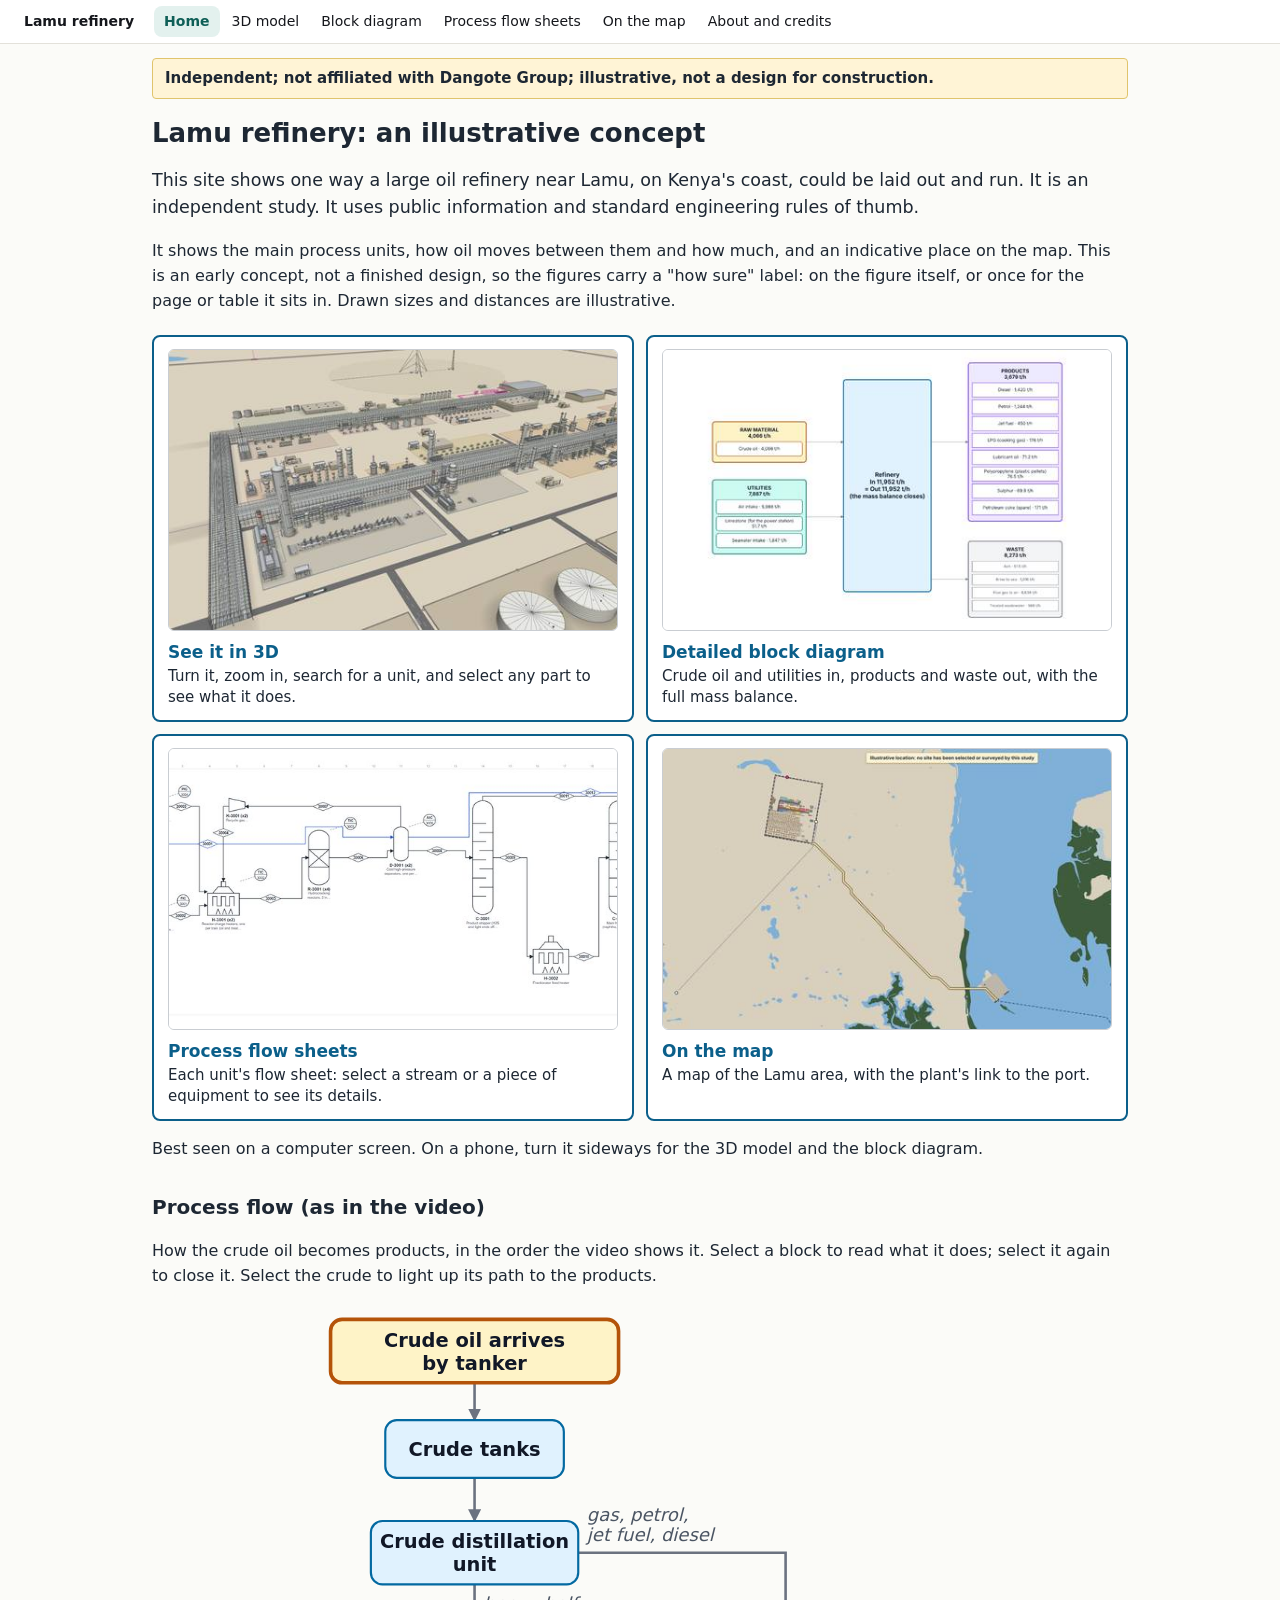
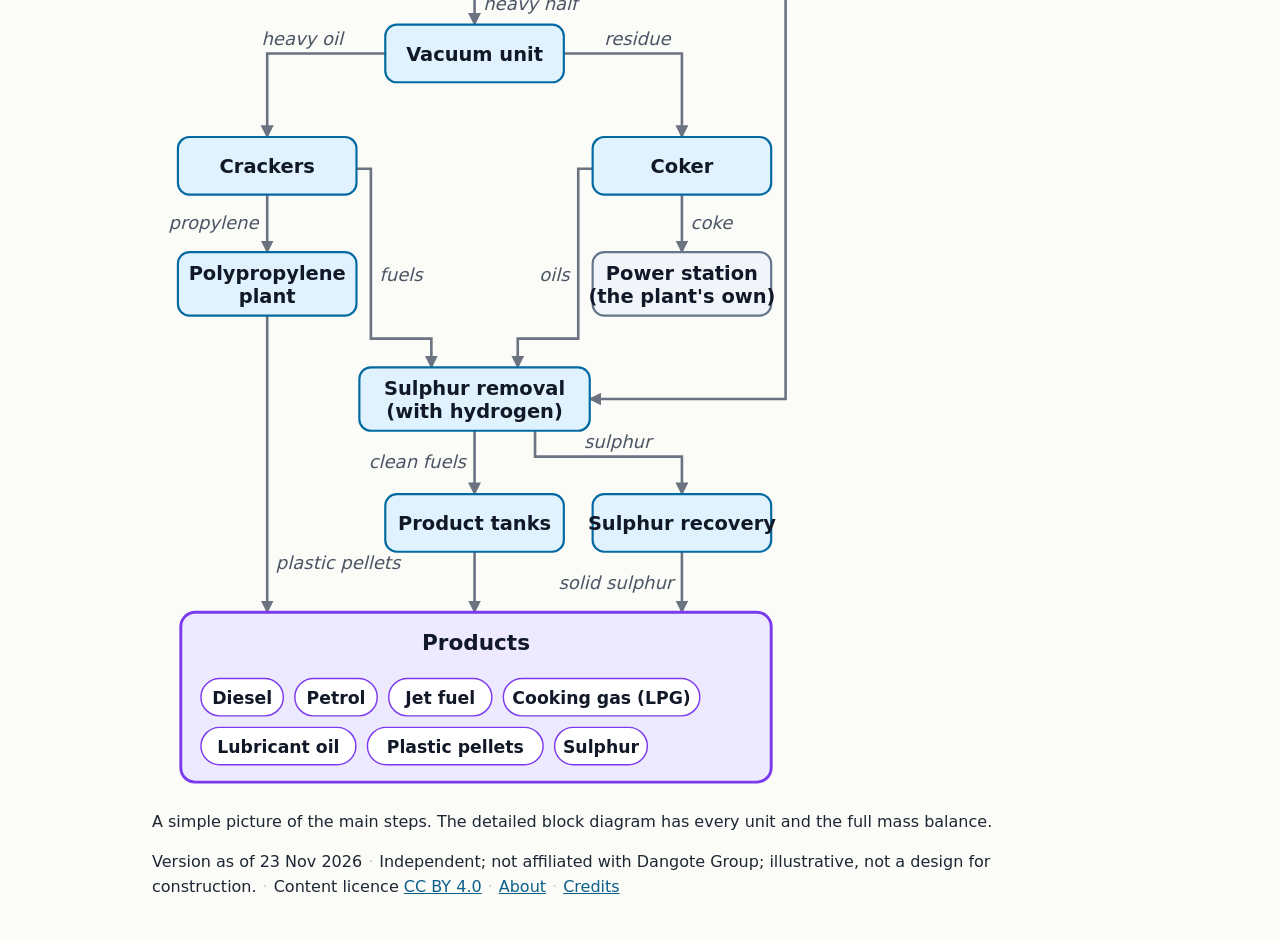
<file: index.html>
<!DOCTYPE html>
<html lang="en">
<head>
<meta charset="utf-8">
<meta name="viewport" content="width=device-width, initial-scale=1">
<meta name="color-scheme" content="only light">
<title>Home · Lamu refinery concept</title>
<link rel="stylesheet" href="site.css">
</head>
<body>
<nav id="sitebar" aria-label="Site"><a class="sb-brand" href="index.html">Lamu refinery</a><a href="index.html" aria-current="page">Home</a><a href="3d/index.html">3D model</a><a href="blocks/index.html">Block diagram</a><a href="pfds/index.html">Process flow sheets</a><a href="map/index.html">On the map</a><a href="about.html">About and credits</a></nav>
<div class="wrap wide">
<p class="disc">Independent; not affiliated with Dangote Group; illustrative, not a design for construction.</p>
<div class="home">
<div class="homeleft">
<h1>Lamu refinery: an illustrative concept</h1>
<p class="lead">This site shows one way a large oil refinery near Lamu, on Kenya's coast, could be laid out and run.
It is an independent study. It uses public information and standard engineering rules of thumb.</p>
<p>It shows the main process units, how oil moves between them and how much, and an indicative place on the map.
This is an early concept, not a finished design, so the figures carry a "how sure" label: on the figure itself, or
once for the page or table it sits in. Drawn sizes and distances are illustrative.</p>
<div class="big">
<a href="3d/index.html"><span class="thumb"><img src="img/preview-3d.jpg" alt="A still of the 3D model of the plant" width="480" height="300" loading="lazy"></span><span class="txt"><b>See it in 3D</b>Turn it, zoom in, search for a unit, and select any part to see what it does.</span></a>
<a href="blocks/index.html"><span class="thumb"><img src="img/preview-blocks.jpg" alt="A small view of the detailed block diagram" width="480" height="300" loading="lazy"></span><span class="txt"><b>Detailed block diagram</b>Crude oil and utilities in, products and waste out, with the full mass balance.</span></a>
<a href="pfds/index.html" class="zoomout"><span class="thumb"><img src="img/preview-pfds.jpg" alt="A small view of a process flow sheet" width="480" height="300" loading="lazy"></span><span class="txt"><b>Process flow sheets</b>Each unit&#x27;s flow sheet: select a stream or a piece of equipment to see its details.</span></a>
<a href="map/index.html"><span class="thumb"><img src="img/preview-map.jpg" alt="A small view of the site map near Lamu" width="480" height="300" loading="lazy"></span><span class="txt"><b>On the map</b>A map of the Lamu area, with the plant&#x27;s link to the port.</span></a>
</div>
<p class="note">Best seen on a computer screen. On a phone, turn it sideways for the 3D model and the block diagram.</p>
</div>
<div class="homeright">
<section id="flow">
<h2 id="flow-title">Process flow (as in the video)</h2>
<p>How the crude oil becomes products, in the order the video shows it. Select a block to read what it does; select it again to close it. Select the crude to light up its path to the products.</p>
<div class="flowwrap">
<svg class="flow" viewBox="0 0 450 756" role="group" aria-labelledby="flow-title">
<defs><marker id="fl-arrow" viewBox="0 0 10 10" refX="9" refY="5" markerWidth="9" markerHeight="9" markerUnits="userSpaceOnUse" orient="auto-start-reverse"><path d="M0,0 L10,5 L0,10 z"/></marker></defs>
<g class="fl-edge" id="fl-e-crude"><polyline points="224,54 224,80" marker-end="url(#fl-arrow)"/></g>
<g class="fl-edge" id="fl-e-tanks"><polyline points="224,120 224,150" marker-end="url(#fl-arrow)"/></g>
<g class="fl-edge" id="fl-e-heavy"><polyline points="224,194 224,222" marker-end="url(#fl-arrow)"/><text x="230" y="212" text-anchor="start"><tspan x="230" dy="0">heavy half</tspan></text></g>
<g class="fl-edge" id="fl-e-light"><polyline points="296,172 440,172 440,482 304,482" marker-end="url(#fl-arrow)"/><text x="302" y="150" text-anchor="start"><tspan x="302" dy="0">gas, petrol,</tspan><tspan x="302" dy="14">jet fuel, diesel</tspan></text></g>
<g class="fl-edge" id="fl-e-hvgo"><polyline points="162,242 80,242 80,300" marker-end="url(#fl-arrow)"/><text x="76" y="236" text-anchor="start"><tspan x="76" dy="0">heavy oil</tspan></text></g>
<g class="fl-edge" id="fl-e-resid"><polyline points="286,242 368,242 368,300" marker-end="url(#fl-arrow)"/><text x="314" y="236" text-anchor="start"><tspan x="314" dy="0">residue</tspan></text></g>
<g class="fl-edge fl-off" id="fl-e-coke"><polyline points="368,340 368,380" marker-end="url(#fl-arrow)"/><text x="374" y="364" text-anchor="start"><tspan x="374" dy="0">coke</tspan></text></g>
<g class="fl-edge" id="fl-e-propylene"><polyline points="80,340 80,380" marker-end="url(#fl-arrow)"/><text x="74" y="364" text-anchor="end"><tspan x="74" dy="0">propylene</tspan></text></g>
<g class="fl-edge" id="fl-e-fuels"><polyline points="142,322 152,322 152,440 194,440 194,460" marker-end="url(#fl-arrow)"/><text x="158" y="400" text-anchor="start"><tspan x="158" dy="0">fuels</tspan></text></g>
<g class="fl-edge" id="fl-e-oils"><polyline points="306,322 296,322 296,440 254,440 254,460" marker-end="url(#fl-arrow)"/><text x="290" y="400" text-anchor="end"><tspan x="290" dy="0">oils</tspan></text></g>
<g class="fl-edge" id="fl-e-clean"><polyline points="224,504 224,548" marker-end="url(#fl-arrow)"/><text x="218" y="530" text-anchor="end"><tspan x="218" dy="0">clean fuels</tspan></text></g>
<g class="fl-edge" id="fl-e-h2s"><polyline points="266,504 266,522 368,522 368,548" marker-end="url(#fl-arrow)"/><text x="300" y="516" text-anchor="start"><tspan x="300" dy="0">sulphur</tspan></text></g>
<g class="fl-edge" id="fl-e-store"><polyline points="224,588 224,630" marker-end="url(#fl-arrow)"/></g>
<g class="fl-edge" id="fl-e-solid"><polyline points="368,588 368,630" marker-end="url(#fl-arrow)"/><text x="362" y="614" text-anchor="end"><tspan x="362" dy="0">solid sulphur</tspan></text></g>
<g class="fl-edge" id="fl-e-pellets"><polyline points="80,424 80,630" marker-end="url(#fl-arrow)"/><text x="86" y="600" text-anchor="start"><tspan x="86" dy="0">plastic pellets</tspan></text></g>
<g class="fl-node fl-crude" id="fl-crude" data-id="crude" tabindex="0" role="button" aria-label="Crude oil arrives by tanker"><rect x="124" y="10" width="200" height="44" rx="8"/><text text-anchor="middle"><tspan x="224" y="29">Crude oil arrives</tspan><tspan x="224" y="45">by tanker</tspan></text></g>
<g class="fl-node" id="fl-tanks" data-id="tanks" tabindex="0" role="button" aria-label="Crude tanks"><rect x="162" y="80" width="124" height="40" rx="8"/><text text-anchor="middle"><tspan x="224" y="105">Crude tanks</tspan></text></g>
<g class="fl-node" id="fl-cdu" data-id="cdu" tabindex="0" role="button" aria-label="Crude distillation unit"><rect x="152" y="150" width="144" height="44" rx="8"/><text text-anchor="middle"><tspan x="224" y="169">Crude distillation</tspan><tspan x="224" y="185">unit</tspan></text></g>
<g class="fl-node" id="fl-vdu" data-id="vdu" tabindex="0" role="button" aria-label="Vacuum unit"><rect x="162" y="222" width="124" height="40" rx="8"/><text text-anchor="middle"><tspan x="224" y="247">Vacuum unit</tspan></text></g>
<g class="fl-node" id="fl-crackers" data-id="crackers" tabindex="0" role="button" aria-label="Crackers"><rect x="18" y="300" width="124" height="40" rx="8"/><text text-anchor="middle"><tspan x="80" y="325">Crackers</tspan></text></g>
<g class="fl-node" id="fl-coker" data-id="coker" tabindex="0" role="button" aria-label="Coker"><rect x="306" y="300" width="124" height="40" rx="8"/><text text-anchor="middle"><tspan x="368" y="325">Coker</tspan></text></g>
<g class="fl-node" id="fl-pp" data-id="pp" tabindex="0" role="button" aria-label="Polypropylene plant"><rect x="18" y="380" width="124" height="44" rx="8"/><text text-anchor="middle"><tspan x="80" y="399">Polypropylene</tspan><tspan x="80" y="415">plant</tspan></text></g>
<g class="fl-node fl-off" id="fl-power" data-id="power" tabindex="0" role="button" aria-label="Power station (the plant&#x27;s own)"><rect x="306" y="380" width="124" height="44" rx="8"/><text text-anchor="middle"><tspan x="368" y="399">Power station</tspan><tspan x="368" y="415">(the plant&#x27;s own)</tspan></text></g>
<g class="fl-node" id="fl-sulphur" data-id="sulphur" tabindex="0" role="button" aria-label="Sulphur removal (with hydrogen)"><rect x="144" y="460" width="160" height="44" rx="8"/><text text-anchor="middle"><tspan x="224" y="479">Sulphur removal</tspan><tspan x="224" y="495">(with hydrogen)</tspan></text></g>
<g class="fl-node" id="fl-tanks2" data-id="tanks2" tabindex="0" role="button" aria-label="Product tanks"><rect x="162" y="548" width="124" height="40" rx="8"/><text text-anchor="middle"><tspan x="224" y="573">Product tanks</tspan></text></g>
<g class="fl-node" id="fl-srec" data-id="srec" tabindex="0" role="button" aria-label="Sulphur recovery"><rect x="306" y="548" width="124" height="40" rx="8"/><text text-anchor="middle"><tspan x="368" y="573">Sulphur recovery</tspan></text></g>
<g class="fl-node fl-products" id="fl-products" data-id="products" tabindex="0" role="button" aria-label="Products"><rect x="20" y="630" width="410" height="118" rx="10"/><text x="225.0" y="656" text-anchor="middle" class="fl-title">Products</text><rect class="fl-chip" x="34" y="676" width="57.2" height="26" rx="13"/><text class="fl-chiptext" x="62.6" y="694" text-anchor="middle">Diesel</text><rect class="fl-chip" x="99.2" y="676" width="57.2" height="26" rx="13"/><text class="fl-chiptext" x="127.8" y="694" text-anchor="middle">Petrol</text><rect class="fl-chip" x="164.4" y="676" width="71.6" height="26" rx="13"/><text class="fl-chiptext" x="200.2" y="694" text-anchor="middle">Jet fuel</text><rect class="fl-chip" x="244" y="676" width="136.4" height="26" rx="13"/><text class="fl-chiptext" x="312.2" y="694" text-anchor="middle">Cooking gas (LPG)</text><rect class="fl-chip" x="34" y="710" width="107.6" height="26" rx="13"/><text class="fl-chiptext" x="87.8" y="728" text-anchor="middle">Lubricant oil</text><rect class="fl-chip" x="149.6" y="710" width="122" height="26" rx="13"/><text class="fl-chiptext" x="210.6" y="728" text-anchor="middle">Plastic pellets</text><rect class="fl-chip" x="279.6" y="710" width="64.4" height="26" rx="13"/><text class="fl-chiptext" x="311.8" y="728" text-anchor="middle">Sulphur</text></g>
</svg>
<div id="flow-say" class="flowsay" role="status" aria-live="polite" hidden><button type="button" id="flow-close" aria-label="Close">×</button><b id="flow-say-title"></b><p id="flow-say-text"></p></div>
</div>
<p class="note">A simple picture of the main steps. The detailed block diagram has every unit and the full mass balance.</p>
<script>
(function () {
  var svg = document.querySelector("svg.flow"), wrap = document.querySelector(".flowwrap");
  var say = document.getElementById("flow-say");
  var S = {"crude": "Crude oil arrives by tanker; one tanker carries about a million barrels. Its path through the plant to the products is lit up.", "tanks": "The tankers' crude is stored in these tanks: about 15 million barrels, three weeks of crude at 700,000 barrels a day.", "cdu": "The crude distillation unit heats the crude, and the lighter parts boil off: gas, petrol, jet fuel and diesel. About half the crude leaves here.", "vdu": "The heavy half goes to the vacuum unit. Under a vacuum it boils at a lower temperature and splits into heavy oil and a thick residue.", "crackers": "The crackers break the heavy oil's large molecules into smaller, more valuable ones: petrol, diesel and gases.", "coker": "The coker cracks more oil out of the residue and leaves solid petroleum coke.", "power": "The coke fuels the plant's own power station. The refinery needs about 370 MW of power at full capacity. This is calculated from our own sizing of the plant. Dangote Group has announced 500 MW of power for the plant. Another 500 MW has been floated for the Kenyan grid, about 1,000 MW in total.", "pp": "One of the cracker gases, propylene, becomes polypropylene: plastic pellets for packaging, pipes and fibres.", "sulphur": "Hydrogen pulls the sulphur out of the fuels, so diesel and petrol can meet standards such as Euro 5 (10 parts per million of sulphur).", "srec": "The sulphur taken out is recovered as solid sulphur.", "tanks2": "The finished fuels go to the product tanks: mostly diesel and petrol, with jet fuel, cooking gas (LPG) and lubricant oil.", "products": "The products: diesel, petrol, jet fuel, cooking gas (LPG), lubricant oil, plastic pellets and sulphur."}, T = {"crude": "Crude oil", "tanks": "Crude tanks", "cdu": "Crude distillation unit", "vdu": "Vacuum unit", "crackers": "Crackers", "coker": "Coker", "pp": "Polypropylene plant", "power": "Power station (the plant's own)", "sulphur": "Sulphur removal (with hydrogen)", "tanks2": "Product tanks", "srec": "Sulphur recovery", "products": "Products"}, current = null;
  if (!svg || !say) { return; }
  // Selecting a block opens its explanation; selecting the same block again (or the close button) closes it, and
  // the diagram takes the space back. The crude also lights up the crude's path to the products.
  function pick(id) {
    if (!id || id === current) { id = null; }
    current = id;
    var nodes = svg.querySelectorAll(".fl-node");
    for (var i = 0; i < nodes.length; i++) { nodes[i].classList.toggle("picked", nodes[i].getAttribute("data-id") === id); }
    svg.classList.toggle("onpath", id === "crude");
    wrap.classList.toggle("has-say", !!id);
    document.body.classList.toggle("flow-say-open", !!id);
    say.hidden = !id;
    if (id) {
      document.getElementById("flow-say-title").textContent = T[id] || "";
      document.getElementById("flow-say-text").textContent = S[id] || "";
    }
  }
  svg.addEventListener("click", function (ev) {
    var g = ev.target.closest ? ev.target.closest(".fl-node") : null;
    pick(g ? g.getAttribute("data-id") : null);
  });
  svg.addEventListener("keydown", function (ev) {
    var g = ev.target.closest ? ev.target.closest(".fl-node") : null;
    if (g && (ev.key === "Enter" || ev.key === " ")) { ev.preventDefault(); pick(g.getAttribute("data-id")); }
  });
  document.getElementById("flow-close").addEventListener("click", function () { pick(null); });
  document.addEventListener("keydown", function (ev) { if (ev.key === "Escape" && current) { pick(null); } });
})();
</script>
</section>
</div>
</div>
<footer>Version as of 23 Nov 2026<span class="sep">·</span>Independent; not affiliated with Dangote Group; illustrative, not a design for construction.<span class="sep">·</span>Content licence <a href="https://creativecommons.org/licenses/by/4.0/">CC BY 4.0</a><span class="sep">·</span><a href="about.html">About</a><span class="sep">·</span><a href="about.html#credits">Credits</a></footer>
</div>
</body>
</html>
</file>
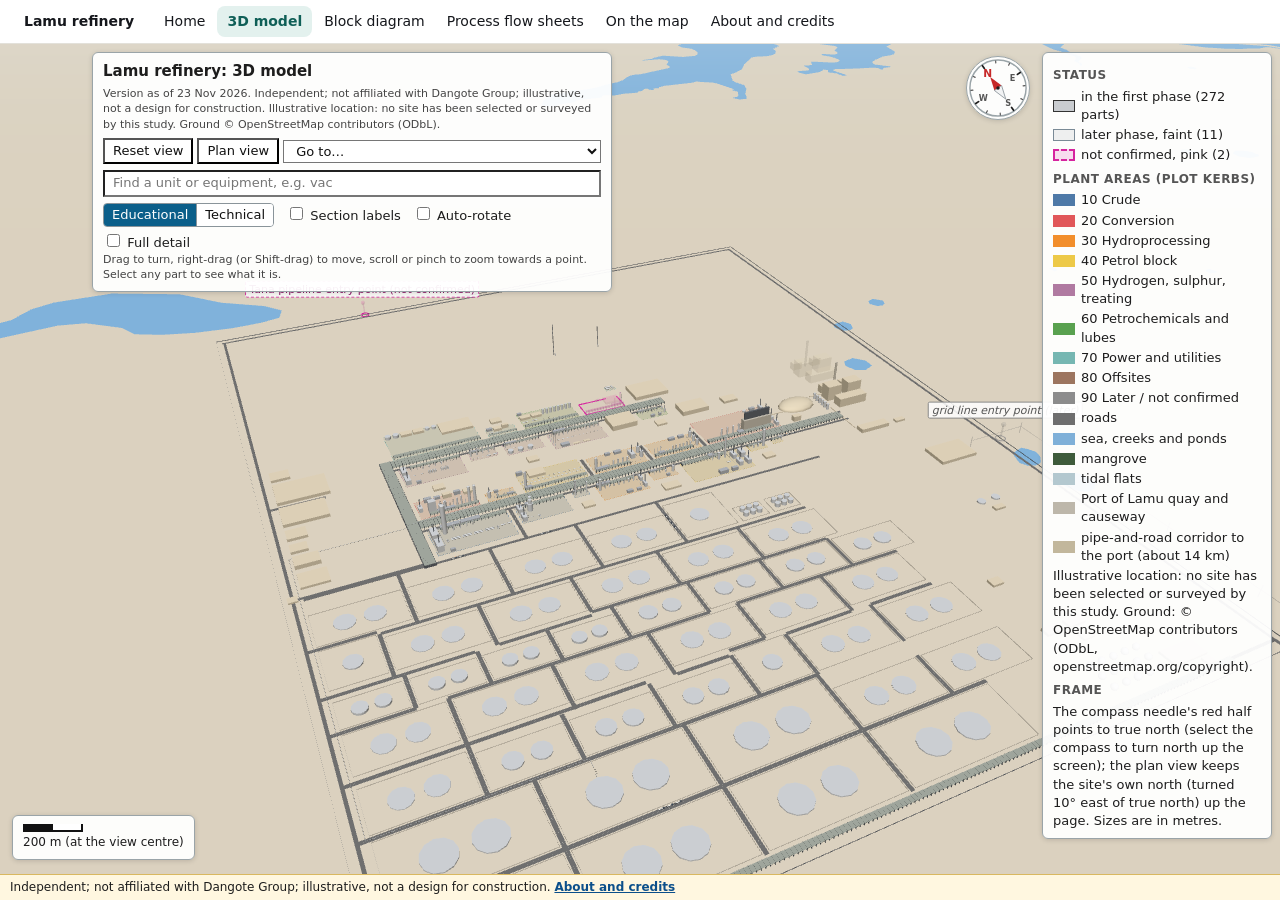
<file: 3d/index.html>
<!DOCTYPE html>
<html lang="en">
<head>
<meta charset="utf-8">
<meta name="viewport" content="width=device-width, initial-scale=1">
<title>Lamu refinery: 3D model</title>
<style>
  :root { --ink: #1d1d1d; --muted: #555; --panel: rgba(255,255,255,0.94); --line: #9aa4a8; --basis: #2e7d32;
          --est: #b8860b; --rough: #9c4a1a; }
  html, body { margin: 0; height: 100%; overflow: hidden; font: 13px/1.4 system-ui, "Segoe UI", Arial, sans-serif;
               color: var(--ink); background: #dfe8ee; }
  #view { position: absolute; inset: 0; }
  .panel { position: absolute; background: var(--panel); border: 1px solid var(--line); border-radius: 6px;
           padding: 8px 10px; box-shadow: 0 1px 5px rgba(0,0,0,0.15); box-sizing: border-box; }
  #home { position: absolute; top: 8px; left: 8px; padding: 6px 12px; font-weight: 600; text-decoration: none;
          color: var(--ink); }
  #home:hover { background: #fff; }
  #head { top: 8px; left: 92px; max-width: 520px; }
  #head h1 { font-size: 15px; margin: 0 0 4px; }
  #head .stamp { font-size: 11px; color: #444; }
  #head .tools { margin-top: 6px; display: flex; flex-wrap: wrap; gap: 4px; align-items: center; }
  #head button, #head select, #head input[type=search] { font: inherit; padding: 2px 8px; }
  #head .opts { margin-top: 6px; display: flex; flex-wrap: wrap; gap: 4px 12px; align-items: center; }
  #head .opts label { white-space: nowrap; }
  .seg { display: inline-flex; border: 1px solid #8a949a; border-radius: 4px; overflow: hidden; }
  .seg button { border: 0; background: #fff; padding: 2px 9px; cursor: pointer; }
  .seg button + button { border-left: 1px solid #8a949a; }
  .seg button[aria-pressed=true] { background: #0b5f8a; color: #fff; }
  .find { position: relative; margin-top: 6px; }
  #find { width: 100%; box-sizing: border-box; }
  #hits { position: absolute; left: 0; right: 0; top: 100%; z-index: 5; background: #fff; border: 1px solid var(--line);
          border-radius: 0 0 4px 4px; box-shadow: 0 2px 6px rgba(0,0,0,0.2); display: none; max-height: 50vh; overflow: auto; }
  #hits button { display: block; width: 100%; text-align: left; border: 0; border-bottom: 1px solid #eee; background: #fff;
                 padding: 4px 8px; cursor: pointer; }
  #hits button:hover, #hits button.on { background: #e8f2f8; }
  #hits small { display: block; color: var(--muted); font-size: 11px; }
  #hits .none { padding: 4px 8px; color: var(--muted); }
  #head select { max-width: 100%; min-width: 0; }
  #tour { flex: 1 1 120px; }
  #keybtn { display: none; }
  #legend { top: 8px; right: 8px; width: 230px; max-height: calc(100% - 40px); overflow: auto; }
  #legend h2, #info h2 { font-size: 12px; margin: 6px 0 4px; text-transform: uppercase; letter-spacing: 0.04em;
                         color: var(--muted); }
  #legend .row { display: flex; align-items: center; margin: 2px 0; }
  .sw { width: 22px; height: 12px; margin-right: 6px; flex: none; box-sizing: border-box; }
  .sw.base { background: #c9ccd0; border: 1px solid #333; }
  .sw.later { background: rgba(201,204,208,0.3); border: 1px solid #7a8a96; }
  .sw.nc { background: rgba(214,36,159,0.15); border: 2px dashed #d6249f; }
  #info { left: 8px; bottom: 66px; width: 380px; max-height: calc(100% - 305px); overflow: auto; display: none; }
  #info .kicker { font-size: 11px; color: var(--muted); text-transform: uppercase; letter-spacing: 0.04em;
                  margin-right: 24px; }
  #info h3 { font-size: 15px; margin: 2px 24px 6px 0; }
  #info p { margin: 0 0 6px; }
  #info table { border-collapse: collapse; margin-bottom: 4px; }
  #info td { padding: 1px 8px 1px 0; vertical-align: top; }
  #info td:first-child { color: var(--muted); }
  #info .close { position: sticky; float: right; top: 0; margin: -2px -4px 0 6px; z-index: 2; cursor: pointer;
                 width: 28px; height: 28px; padding: 0;
                 border: 1px solid #b9c0c4; border-radius: 50%; background: #fff; font-size: 15px; line-height: 1;
                 font-weight: 700; color: #333; }
  #info .close:hover { background: #f1f1f1; }
  #info h3 { margin-right: 0; }
  #info .sec { border-left: 4px solid; padding: 1px 0 2px 8px; margin: 8px 0; }
  #info .sec h2 { margin-top: 2px; }
  #info .sec.what { border-color: #4e79a7; } #info .sec.what h2 { color: #35587d; }
  #info .sec.why { border-color: #76b7b2; } #info .sec.why h2 { color: #3f7a76; }
  #info .sec.mass { border-color: #59a14f; } #info .sec.mass h2 { color: #3b7434; }
  #info .sec.energy { border-color: #e8a33d; } #info .sec.energy h2 { color: #9a6200; }
  #info .sec.streams { border-color: #8e6bb0; } #info .sec.streams h2 { color: #654687; }
  #info .sec ul { margin: 2px 0; padding-left: 16px; } #info .sec li { margin: 1px 0; }
  #info .sure { margin: 6px 0 2px; font-size: 12px; color: var(--muted); }
  #info details { margin: 4px 0; }
  #info summary { cursor: pointer; color: #234; }
  #info .small { font-size: 11px; color: var(--muted); }
  #info .note { font-size: 12px; padding: 3px 6px; border-radius: 3px; background: #f6eef4; margin-bottom: 6px; }
  .chip { display: inline-block; padding: 0 7px; border-radius: 9px; color: #fff; font-size: 11px; line-height: 17px;
          font-weight: 600; margin-right: 6px; vertical-align: 1px; white-space: nowrap; }
  h2 .chip { text-transform: none; letter-spacing: 0; margin-left: 6px; }
  .chip.basis { background: var(--basis); } .chip.est { background: var(--est); } .chip.rough { background: var(--rough); }
  #north { position: absolute; right: 250px; top: 12px; width: 64px; height: 64px; padding: 0; margin: 0;
           border: 1px solid var(--line); border-radius: 50%; background: var(--panel); cursor: pointer;
           box-shadow: 0 1px 5px rgba(0,0,0,0.15); color: var(--ink); -webkit-tap-highlight-color: transparent; }
  #north svg { display: block; width: 100%; height: 100%; }
  #north .rim { fill: none; stroke: var(--line); stroke-width: 1.5; }
  #north .tick { stroke: var(--muted); stroke-width: 1.2; stroke-linecap: round; }
  #north .tick.major { stroke: var(--ink); stroke-width: 1.8; }
  #north text { font: 600 8.5px system-ui, "Segoe UI", Arial, sans-serif; fill: var(--muted); text-anchor: middle;
                dominant-baseline: central; }
  #north text.n { font-size: 11px; font-weight: 700; fill: #c62828; }
  #north .nhalf { fill: #c62828; } #north .shalf { fill: #f2f3f4; stroke: #8a949a; stroke-width: 0.8; }
  #north .pin { fill: var(--ink); }
  #north:hover { background: #fff; border-color: #0b5f8a; box-shadow: 0 1px 7px rgba(0,0,0,0.25); }
  #north:active { transform: scale(0.94); }
  #north:focus-visible { outline: 2px solid #0b5f8a; outline-offset: 2px; }
  #scale { position: absolute; left: 12px; bottom: 14px; }
  #scale .bar { height: 6px; border: 2px solid #111; border-top: none; background:
                linear-gradient(90deg, #111 50%, #fff 50%); }
  #scale .txt { font-size: 12px; margin-top: 2px; }
  #tip { position: absolute; pointer-events: none; background: #222; color: #fff; padding: 2px 6px;
         border-radius: 3px; font-size: 12px; display: none; white-space: nowrap; }
  #labels div { position: absolute; transform: translate(-50%, -100%); font-size: 11px; white-space: nowrap;
                background: rgba(255,255,255,0.85); border: 1px solid #888; border-radius: 2px; padding: 0 3px;
                pointer-events: none; }
  #labels div.nc { border: 1px dashed #d6249f; color: #8a1666; }
  #labels div.later { color: #555; font-style: italic; }
  #labels div.sec { font-size: 12px; font-weight: 600; padding: 1px 5px; border-left-width: 4px; }
  #msg { position: absolute; top: 40%; left: 50%; transform: translate(-50%, -50%); display: none;
         max-width: 520px; font-size: 14px; }
  #caption { position: absolute; left: 50%; bottom: 7%; transform: translateX(-50%); display: none; max-width: 80%;
             text-align: center; font-size: 4.6vh; font-weight: 600; color: #fff; text-shadow: 0 2px 8px rgba(0,0,0,0.6);
             pointer-events: none; }
  body.clean .ui { display: none !important; }
  @media (max-width: 700px) {
    #home { top: 6px; left: 6px; padding: 5px 10px; }
    #head { top: 6px; left: 76px; right: 6px; max-width: none; padding: 6px 8px; }
    #head h1 { font-size: 13px; margin: 0 0 2px; }
    #head .stamp { font-size: 10px; line-height: 1.3; }
    #head .help, #head .gen { display: none; }
    #head .find, #head .opts { margin-top: 4px; }
    #head .opts { font-size: 12px; gap: 3px 10px; }
    body.info-open #north, body.info-open #scale, body.info-open #legend, body.key-open #north,
    body.key-open #scale { display: none; }
    #head .tools { margin-top: 4px; }
    #keybtn { display: inline-block; }
    #legend { display: none; top: auto; bottom: 8px; left: 6px; right: 6px; width: auto; max-height: 45%; }
    #legend.open { display: block; }
    #info { left: 0; right: 0; bottom: 0; width: auto; max-height: 48%; border-radius: 10px 10px 0 0; }
    #north { right: 8px; top: auto; bottom: 52px; width: 48px; height: 48px; }
    #north text.minor { display: none; }
    #scale { left: 8px; bottom: 8px; padding: 4px 6px; }
  }
</style>
<meta name="color-scheme" content="only light">
<style>
  /* Site round 3: a phone in dark mode must not darken the page's buttons, menus and boxes (the 3D page's
     "Technical" button went white on white). The page is light only, and every control has its own colours;
     :where() keeps these weaker than any rule of the page's own. */
  :root { color-scheme: only light; --pubbar: 26px; }
  :where(button, select, input, textarea) { color: #111; background-color: #fff; }
  @media (max-width: 760px) { :root { --pubbar: 42px; } }
  #pubbar { position: fixed; left: 0; right: 0; bottom: 0; z-index: 3000; box-sizing: border-box; height: var(--pubbar);
            margin: 0; padding: 4px 10px; font: 12px/1.35 system-ui, "Segoe UI", Arial, sans-serif; color: #1d1d1d;
            background: #fff7e0; border-top: 1px solid #d9b860; }
  #pubbar a { color: #0b4f8a; font-weight: 600; white-space: nowrap; }
  #fsbtn { margin-left: 8px; font: inherit; font-weight: 600; padding: 0 8px; border: 1px solid #b08a2c;
           border-radius: 4px; background: #fff; color: #1d1d1d; }
  #fsbtn[hidden] { display: none; }
  body.pubfixed { position: relative; height: calc(100% - var(--pubbar)); }
  body.pubflow #pubbar { position: sticky; flex: none; height: auto; }
</style>
<style>
  #ctlbtn { display: none; }
  @media (max-width: 700px), (max-height: 500px) {
    #head h1 { display: flex; align-items: center; justify-content: space-between; gap: 8px; }
    #ctlbtn { display: inline-block; font: inherit; font-size: 12px; font-weight: 600; padding: 2px 8px; white-space: nowrap; }
    body:not(.ctl-open) #head .stamp, body:not(.ctl-open) #head .tools, body:not(.ctl-open) #head .find,
    body:not(.ctl-open) #head .opts, body:not(.ctl-open) #head .help { display: none; }
  }
  @media (max-height: 500px) and (min-width: 701px) {
    #home { top: 6px; left: 6px; padding: 5px 10px; }
    #head { top: 6px; left: 76px; right: auto; max-width: 52%; padding: 6px 8px; max-height: calc(100% - 12px); overflow: auto; }
    #head h1 { font-size: 13px; margin: 0 0 2px; }
    #head .stamp { font-size: 10px; line-height: 1.3; }
    #head .help { display: none !important; }
    #keybtn { display: inline-block; }
    #legend { display: none; top: 6px; right: 6px; bottom: 6px; width: 240px; max-height: none; }
    #legend.open { display: block; }
    #info { left: auto; right: 6px; top: 6px; bottom: 6px; width: min(380px, 46%); max-height: none; }
    #north { right: 8px; top: auto; bottom: 52px; width: 44px; height: 44px; }
    #scale { left: 8px; bottom: 8px; padding: 4px 6px; }
    body.info-open #north, body.info-open #scale, body.info-open #legend, body.key-open #north,
    body.key-open #scale { display: none; }
  }
</style>
<style>
  :root { --sitebar: 44px; }
  #sitebar { box-sizing: border-box; display: flex; align-items: center; gap: 2px; height: var(--sitebar); margin: 0;
             padding: 0 14px; flex: none; background: #fff; border-bottom: 1px solid #e3e1da; overflow-x: auto;
             white-space: nowrap; scrollbar-width: none; font: 14px/1.2 system-ui, "Segoe UI", Arial, sans-serif; }
  #sitebar a { flex: none; text-decoration: none; color: #15171c; padding: 7px 10px; border-radius: 8px; font-weight: 500; }
  #sitebar a:hover, #sitebar a:focus-visible { background: #f1efe9; }
  #sitebar a.sb-brand { font-weight: 700; margin-right: 8px; }
  #sitebar a[aria-current] { color: #0f5f57; background: #e3f1ee; font-weight: 600; }
  body.pubfixed #sitebar { position: fixed; top: 0; left: 0; right: 0; z-index: 3000; }
  body.pubfixed { margin-top: var(--sitebar); height: calc(100% - var(--pubbar) - var(--sitebar)); }
</style>
</head>
<body class="pubfixed">
<nav id="sitebar" aria-label="Site"><a class="sb-brand" href="../index.html">Lamu refinery</a><a href="../index.html">Home</a><a href="../3d/index.html" aria-current="page">3D model</a><a href="../blocks/index.html">Block diagram</a><a href="../pfds/index.html">Process flow sheets</a><a href="../map/index.html">On the map</a><a href="../about.html">About and credits</a></nav>

<div id="view"></div>
<div id="labels" class="ui"></div>

<div id="head" class="panel ui">
  <h1>Lamu refinery: 3D model</h1>
  <div class="stamp">Version as of 23 Nov 2026. Independent; not affiliated with Dangote Group; illustrative, not a design for construction. Illustrative location: no site has been selected or surveyed by this study. Ground © OpenStreetMap contributors (ODbL).</div>
  <div class="tools">
    <button id="reset" type="button">Reset view</button>
    <button id="plan" type="button">Plan view</button>
    <button id="keybtn" type="button">Key</button>
    <select id="tour" aria-label="Go to a view"><option value="">Go to…</option></select>
  </div>
  <div class="find"><input id="find" type="search" placeholder="Find a unit or equipment, e.g. vac"
    aria-label="Find a unit or equipment" autocomplete="off" spellcheck="false"><div id="hits" role="listbox"></div></div>
  <div class="opts">
    <span class="seg" role="group" aria-label="Information"><button id="m-edu" type="button" aria-pressed="true">Educational</button><button id="m-tech" type="button" aria-pressed="false">Technical</button></span>
    <label><input id="all" type="checkbox"> Section labels</label>
    <label><input id="spin" type="checkbox"> Auto-rotate</label>
    <label title="Every part at full detail at any distance. For strong computers."><input id="fulldetail" type="checkbox"> Full detail</label>
  </div>
  <div class="stamp help">Drag to turn, right-drag (or Shift-drag) to move, scroll or pinch to zoom towards a point.
    Select any part to see what it is.</div>
</div>
<div id="legend" class="panel ui"></div>
<div id="info" class="panel ui"></div>
<button id="north" class="ui" type="button" aria-label="Face north" title="Select to face north">
 <svg viewBox="-32 -32 64 64" aria-hidden="true" focusable="false">
  <circle class="rim" r="29"/>
  <g id="needle">
    <line class="tick major" y1="-28" y2="-24.5"/><line class="tick major" y1="-28" y2="-24.5" transform="rotate(90)"/>
    <line class="tick major" y1="-28" y2="-24.5" transform="rotate(180)"/><line class="tick major" y1="-28" y2="-24.5" transform="rotate(270)"/>
    <line class="tick" y1="-28" y2="-26" transform="rotate(30)"/><line class="tick" y1="-28" y2="-26" transform="rotate(60)"/>
    <line class="tick" y1="-28" y2="-26" transform="rotate(120)"/><line class="tick" y1="-28" y2="-26" transform="rotate(150)"/>
    <line class="tick" y1="-28" y2="-26" transform="rotate(210)"/><line class="tick" y1="-28" y2="-26" transform="rotate(240)"/>
    <line class="tick" y1="-28" y2="-26" transform="rotate(300)"/><line class="tick" y1="-28" y2="-26" transform="rotate(330)"/>
    <polygon class="nhalf" points="0,-14 4.5,0 -4.5,0"/><polygon class="shalf" points="0,14 4.5,0 -4.5,0"/>
  </g>
  <circle class="pin" r="1.8"/>
  <text class="n" x="0" y="-18.5" data-d="0">N</text><text class="minor" x="18.5" y="0" data-d="90">E</text>
  <text class="minor" x="0" y="18.5" data-d="180">S</text><text class="minor" x="-18.5" y="0" data-d="270">W</text>
 </svg>
</button>
<div id="scale" class="panel ui"><div class="bar" id="bar"></div><div class="txt" id="scaletxt"></div></div>
<div id="tip" class="ui"></div>
<div id="caption"></div>
<div id="msg" class="panel"></div>
<script src="vendor/three.min.js"></script>
<script src="vendor/OrbitControls.js"></script>
<script src="viewer_kit_process.js"></script>
<script src="viewer_kit_site.js"></script>
<script src="scene.js"></script>
<script>
(function () {
  "use strict";
  var t0 = performance.now();
  var NC = "#d6249f";
  var msg = document.getElementById("msg");
  function fail(text) { msg.textContent = text; msg.style.display = "block"; }
  if (!window.THREE || !THREE.OrbitControls) { fail("The 3D drawing library did not load. Try reloading the page."); return; }
  if (!window.SCENE) { fail("The model data did not load. Try reloading the page."); return; }
  var S = window.SCENE, ext = S.extent;
  var cx = (ext[0] + ext[2]) / 2, cy = (ext[1] + ext[3]) / 2;
  var size = Math.max(ext[2] - ext[0], ext[3] - ext[1]);
  function P(x, y, h) { return new THREE.Vector3(x - cx, h, -(y - cy)); }
  function rad(deg) { return (deg || 0) * Math.PI / 180; }
  var opt = {};
  decodeURIComponent(location.hash.slice(1)).split("&").forEach(function (p) {
    if (!p) return;
    var i = p.indexOf("=");
    opt[i < 0 ? p : p.slice(0, i)] = i < 0 ? true : p.slice(i + 1);
  });
  var PUBLIC = !!(S.meta && S.meta.public);
  var PRIVATE = !!opt["private"] && !PUBLIC;
  var CLEAN = (opt.film || opt.shot || opt.solo || opt.look) && !opt.ui;
  if (CLEAN) document.body.classList.add("clean");
  var KIT = window.KIT = window.KIT || {kinds: {}};
  KIT.kinds = KIT.kinds || {};
  var DEFAULT_STYLE = {ground: 0xd8cfbd, pad: 0xcfc5b0, road: 0x6e6e6e, sea: 0x7fb0d8, metal: 0xc9ccd0,
    metalDark: 0xa9adb3, steel: 0x5a5f66, rail: 0xb5b84a, concrete: 0xbdb7aa, building: 0xd9cdb4, edge: 0x3a3d42,
    stackBand: 0xb8413a, flame: 0xf2a33a};
  KIT.style = KIT.style || {};
  Object.keys(DEFAULT_STYLE).forEach(function (k) { if (KIT.style[k] === undefined) KIT.style[k] = DEFAULT_STYLE[k]; });
  var ST = KIT.style;
  var SKY_TOP = "#9cc0e0", SKY_LOW = "#e8eef1";
  function hex(c) { return new THREE.Color(c); }
  var host = document.getElementById("view");
  var renderer;
  try { renderer = new THREE.WebGLRenderer({ antialias: true, preserveDrawingBuffer: true }); }
  catch (e) { fail("This browser could not start WebGL, which the 3D view needs: " + e.message); return; }
  renderer.setPixelRatio(Math.min(1.5, window.devicePixelRatio || 1));
  host.appendChild(renderer.domElement);
  var scene = new THREE.Scene();
  scene.background = new THREE.Color(SKY_LOW);
  var skyDome = (function () {
    var g = new THREE.SphereGeometry(1, 32, 16), pos = g.attributes.position, col = [], lo = hex(SKY_LOW), hi = hex(SKY_TOP);
    for (var i = 0; i < pos.count; i++) {
      var u = Math.max(0, Math.min(1, pos.getY(i) / 0.45)), c = lo.clone().lerp(hi, Math.pow(u, 0.7));
      col.push(c.r, c.g, c.b);
    }
    g.setAttribute("color", new THREE.Float32BufferAttribute(col, 3));
    var m = new THREE.Mesh(g, new THREE.MeshBasicMaterial({vertexColors: true, side: THREE.BackSide, fog: false,
                                                         depthWrite: false, depthTest: false}));
    m.renderOrder = -10; m.frustumCulled = false;
    scene.add(m);
    return m;
  })();
  scene.fog = new THREE.Fog(SKY_LOW, 4000, 20000);
  var camera = new THREE.PerspectiveCamera(45, 1, 1, size * 20);
  var controls = new THREE.OrbitControls(camera, renderer.domElement);
  controls.enableDamping = true;
  controls.maxPolarAngle = Math.PI / 2 + 0.25;
  controls.screenSpacePanning = false;
  controls.maxDistance = size * 2;
  scene.add(new THREE.HemisphereLight(0xffffff, 0xb9ad97, 0.55));
  var sun = new THREE.DirectionalLight(0xffffff, 0.55);
  sun.position.set(-0.45, 1, 0.75);
  scene.add(sun);
  var fill = new THREE.DirectionalLight(0xffffff, 0.12);
  fill.position.set(0.6, 0.4, -0.7);
  scene.add(fill);
  var mats = {};
  function lambert(name, col, extra) {
    if (mats[name]) return mats[name];
    var o = {color: col};
    for (var k in extra || {}) o[k] = extra[k];
    return (mats[name] = new THREE.MeshLambertMaterial(o));
  }
  function edgeLine() { return mats.vEdge || (mats.vEdge = new THREE.LineBasicMaterial({color: ST.edge,
    transparent: true, opacity: 0.5})); }
  var BIG = 8 * size;
  var cell = 100; while (size / cell > 60) cell *= 2;
  if (PRIVATE) {
    var gsize = Math.ceil(size / cell) * cell;
    var grid = new THREE.GridHelper(gsize, gsize / cell, 0xb9b29c, 0xcdc6b2);
    grid.position.y = 0.05;
    scene.add(grid);
  }
  function clipHalf(poly, a, b, c) {
    var out = [];
    poly.forEach(function (p, i) {
      var q = poly[(i + 1) % poly.length], fp = a * p[0] + b * p[1] + c, fq = a * q[0] + b * q[1] + c;
      if (fp >= 0) out.push(p);
      if ((fp >= 0) !== (fq >= 0)) { var u = fp / (fp - fq); out.push([p[0] + u * (q[0] - p[0]), p[1] + u * (q[1] - p[1])]); }
    });
    return out;
  }
  function seaPoly(s) {
    var sh = S.items.filter(function (it) { return it.id === s.from; })[0];
    if (!sh || s.poly.length < 3) return s.poly;
    var th = rad(sh.rot), a = -Math.sin(th), b = Math.cos(th), c = -(a * sh.x + b * sh.y);
    var mx = 0, my = 0;
    s.poly.forEach(function (p) { mx += p[0] / s.poly.length; my += p[1] / s.poly.length; });
    if (a * mx + b * my + c < 0) { a = -a; b = -b; c = -c; }
    var big = clipHalf(SQUARE, a, b, c);
    if (S.sea.length === 1) landPoly = clipHalf(SQUARE, -a, -b, -c);
    return big.length >= 3 ? big : s.poly;
  }
  var H = BIG / 2, SQUARE = [[cx - H, cy - H], [cx + H, cy - H], [cx + H, cy + H], [cx - H, cy + H]], landPoly = SQUARE;
  function flat(poly, mat, y) {
    var shape = new THREE.Shape(poly.map(function (p) { return new THREE.Vector2(p[0] - cx, p[1] - cy); }));
    var m = new THREE.Mesh(new THREE.ShapeGeometry(shape), mat);
    m.rotation.x = -Math.PI / 2; m.position.y = y;
    scene.add(m);
    return m;
  }
  var G = S.ground, GROUND_COL = {water: ST.sea, inland: ST.sea, tidal: 0xb3c8cf, mangrove: 0x3e5b3b,
                                  paved: ST.concrete};
  function groundFlat(outer, holes, col, order, name) {
    var shape = new THREE.Shape(outer.map(function (p) { return new THREE.Vector2(p[0] - cx, p[1] - cy); }));
    (holes || []).forEach(function (h) {
      shape.holes.push(new THREE.Path(h.map(function (p) { return new THREE.Vector2(p[0] - cx, p[1] - cy); })));
    });
    var m = new THREE.Mesh(new THREE.ShapeGeometry(shape), lambert("g-" + name, col, {depthWrite: false}));
    m.rotation.x = -Math.PI / 2; m.renderOrder = order; m.name = "ground-" + name;
    scene.add(m);
    return m;
  }
  if (G) {
    groundFlat(SQUARE, [], ST.ground, -9, "land");
    var ORDER = {water: -8, inland: -8, tidal: -7, mangrove: -6, paved: -5};
    Object.keys(ORDER).forEach(function (k) {
      (G[k] || []).forEach(function (p) { groundFlat(p.outer, p.holes, GROUND_COL[k], ORDER[k], k); });
    });
    (G.piers || []).forEach(function (pl) {
      for (var i = 0; i + 1 < pl.line.length; i++) {
        var a = pl.line[i], b = pl.line[i + 1], L = Math.hypot(b[0] - a[0], b[1] - a[1]);
        if (L < 0.5) continue;
        var m = new THREE.Mesh(new THREE.PlaneGeometry(L + 12, 12), lambert("g-pier", ST.concrete, {depthWrite: false}));
        m.rotation.order = "YXZ"; m.rotation.y = Math.atan2(b[1] - a[1], b[0] - a[0]); m.rotation.x = -Math.PI / 2;
        m.position.copy(P((a[0] + b[0]) / 2, (a[1] + b[1]) / 2, 0)); m.renderOrder = -4; scene.add(m);
      }
    });
  } else {
    S.sea.forEach(function (s) { flat(seaPoly(s), lambert("sea", ST.sea), 0); });
    flat(landPoly.length >= 3 ? landPoly : SQUARE, lambert("ground", ST.ground), 0);
  }
  var shores = {}; S.shorelines.forEach(function (id) { shores[id] = true; });
  var plotOf = {}, replaced = {};
  (S.equipment || []).forEach(function (e) { if (e.plot) plotOf[e.plot] = true; if (e.ly) replaced[e.ly] = true; });
  var PAD_H = 0.3, KERB_H = 0.35, KERB_W = 0.6;
  var dash = Math.max(2, size / 150);
  function colourOf(it) { return it.status === "not-confirmed" ? NC : it.colour; }
  function faceMat(it, solidOpacity, col) {
    var c = col !== undefined ? col : colourOf(it), key = "f" + new THREE.Color(c).getHexString() + it.status + solidOpacity;
    if (mats[key]) return mats[key];
    if (it.status === "base" && solidOpacity === 1) return (mats[key] = new THREE.MeshLambertMaterial({ color: c }));
    var op = it.status === "base" ? solidOpacity : (it.status === "later" ? 0.22 : 0.16);
    return (mats[key] = new THREE.MeshLambertMaterial({ color: c, transparent: true, opacity: op, depthWrite: false }));
  }
  function edgeMat(it, col) {
    var c = hex(col !== undefined ? col : colourOf(it));
    if (it.status === "not-confirmed")
      return new THREE.LineDashedMaterial({ color: NC, dashSize: dash, gapSize: dash * 0.7 });
    if (it.status === "later")
      return new THREE.LineBasicMaterial({ color: c, transparent: true, opacity: 0.75 });
    return new THREE.LineBasicMaterial({ color: c.clone().multiplyScalar(0.45) });
  }
  function lines(geom, it, col) {
    var l = new THREE.LineSegments(geom, edgeMat(it, col));
    if (it.status === "not-confirmed") l.computeLineDistances();
    return l;
  }
  function solid(geom, it, opacity, col) {
    var g = new THREE.Group();
    var mesh = new THREE.Mesh(geom, faceMat(it, opacity, col));
    g.add(mesh); g.add(lines(new THREE.EdgesGeometry(geom, 30), it, col));
    return { group: g, pick: mesh };
  }
  function pad(it) {
    var g = new THREE.Group(), area = colourOf(it);
    var tint = hex(ST.pad).lerp(hex(area), 0.1);
    var slab = new THREE.Mesh(new THREE.BoxGeometry(it.w, PAD_H, it.d), faceMat(it, 1, tint.getHex()));
    slab.position.y = PAD_H / 2; g.add(slab);
    var kerbMat = faceMat(it, 1, hex(area).lerp(hex(ST.concrete), 0.25).getHex());
    [[0, it.d / 2 - KERB_W / 2, it.w, KERB_W], [0, -it.d / 2 + KERB_W / 2, it.w, KERB_W],
     [it.w / 2 - KERB_W / 2, 0, KERB_W, it.d], [-it.w / 2 + KERB_W / 2, 0, KERB_W, it.d]].forEach(function (k) {
      var m = new THREE.Mesh(new THREE.BoxGeometry(k[2], KERB_H, k[3]), kerbMat);
      m.position.set(k[0], PAD_H + KERB_H / 2, -k[1]); g.add(m);
    });
    if (it.status === "not-confirmed") {
      var e = lines(new THREE.EdgesGeometry(new THREE.BoxGeometry(it.w, PAD_H + KERB_H + 0.2, it.d)), it);
      e.position.y = (PAD_H + KERB_H) / 2; g.add(e);
    }
    return { group: g, pick: slab, top: PAD_H, base: true };
  }
  function rack(it) {
    var r = solid(new THREE.BoxGeometry(it.w, it.h, it.d), it, 0.3, ST.steel);
    var alongX = it.w >= it.d, L = alongX ? it.w : it.d, B = alongX ? it.d : it.w;
    var n = Math.max(2, Math.min(60, Math.round(L / Math.max(6, L / 24)))), pts = [];
    for (var i = 0; i <= n; i++) {
      var s = -L / 2 + L * i / n, hh = it.h / 2;
      var q = [[s, -hh, -B / 2], [s, hh, -B / 2], [s, hh, -B / 2], [s, hh, B / 2], [s, hh, B / 2], [s, -hh, B / 2],
               [s, 0, -B / 2], [s, 0, B / 2]];
      q.forEach(function (v) { pts.push(alongX ? new THREE.Vector3(v[0], v[1], v[2])
                                              : new THREE.Vector3(v[2], v[1], v[0])); });
    }
    r.group.add(lines(new THREE.BufferGeometry().setFromPoints(pts), it, ST.steel));
    return r;
  }
  function lineKind(it) {
    var l = it.label || "";
    if (shores[it.id]) return "shore";
    if (/sterile area/i.test(l)) return "sterile";
    if (/subsea/i.test(l)) return "subsea";
    if (/corridor/i.test(l)) return "corridor";
    if (/fence/i.test(l)) return "fence";
    if (/road/i.test(l)) return "road";
    return "strip";
  }
  function strip(it) {
    var k = lineKind(it), col = k === "road" ? ST.road : k === "fence" ? ST.steel : k === "shore" ? 0xc8bc9f : undefined;
    var wide = k === "fence" ? 0.25 : k === "shore" ? 4 : Math.max(it.d, 1.5), tall = Math.max(it.h, k === "road" ? 0.12 : 0.4);
    var g = new THREE.Group();
    var mesh = new THREE.Mesh(new THREE.BoxGeometry(it.w, tall, wide), faceMat(it, 1, col));
    mesh.position.y = tall / 2; g.add(mesh);
    if (it.status === "not-confirmed") {
      g.add(lines(new THREE.BufferGeometry().setFromPoints(
        [new THREE.Vector3(-it.w / 2, tall + 0.3, 0), new THREE.Vector3(it.w / 2, tall + 0.3, 0)]), it));
    }
    return { group: g, pick: mesh, top: tall, base: true };
  }
  function corridor(it) {
    var g = new THREE.Group(), L = it.w + it.d, W = it.d;
    var track = new THREE.Mesh(new THREE.BoxGeometry(L, 0.3, W * 0.5), lambert("corr-track", 0xc2b79c));
    track.position.set(0, 0.15, -W * 0.18); g.add(track);
    var road = new THREE.Mesh(new THREE.BoxGeometry(L, 0.25, W * 0.25), lambert("road", ST.road));
    road.position.set(0, 0.13, W * 0.3); g.add(road);
    [-0.36, -0.27, -0.18, -0.09, 0].forEach(function (f, i) {
      var r = i < 2 ? 0.61 : 0.31;
      var p = new THREE.Mesh(new THREE.CylinderGeometry(r, r, L, 10), lambert("metal", ST.metal));
      p.rotation.z = Math.PI / 2; p.position.set(0, 0.3 + 0.6 + r, f * W); g.add(p);
    });
    return { group: g, pick: track, top: 2, base: true };
  }
  function subsea(it) {
    var g = new THREE.Group();
    var l = new THREE.Line(new THREE.BufferGeometry().setFromPoints([new THREE.Vector3(-it.w / 2, 0.5, 0),
      new THREE.Vector3(it.w / 2, 0.5, 0)]), new THREE.LineBasicMaterial({color: 0x3f74a3}));
    g.add(l);
    var rib = new THREE.Mesh(new THREE.PlaneGeometry(it.w, Math.max(it.d, 25)),
      new THREE.MeshBasicMaterial({color: 0x2c5a85, transparent: true, opacity: 0.55, depthWrite: false}));
    rib.rotation.x = -Math.PI / 2; rib.position.y = 0.2; rib.renderOrder = -3; g.add(rib);
    var pick = new THREE.Mesh(new THREE.BoxGeometry(it.w, 1, Math.max(it.d, 6)), faceMat(it, 1));
    pick.visible = false; pick.position.y = 0.5; g.add(pick);
    return { group: g, pick: pick, top: 1, base: true };
  }
  function sterile(it) {
    var R = Math.max(it.w, it.d) / 2, wr = Math.max(2, R * 0.008), g = new THREE.Group();
    var ring = new THREE.Mesh(new THREE.RingGeometry(R - wr, R, 128), faceMat(it, 1, 0xc39a5c));
    ring.rotation.x = -Math.PI / 2; ring.position.y = 0.15; g.add(ring);
    if (KIT.kinds.flare) ring.visible = false;
    return { group: g, pick: ring, top: 0.2, base: true };
  }
  function pin(it) {
    var rr = 3, tall = Math.max(it.h, 60);
    var g = new THREE.Group();
    var stem = new THREE.Mesh(new THREE.CylinderGeometry(rr, rr, tall, 12), faceMat(it, 1));
    stem.position.y = tall / 2; g.add(stem);
    var ball = new THREE.Mesh(new THREE.SphereGeometry(rr * 3, 20, 12), faceMat(it, 1));
    ball.position.y = tall; g.add(ball);
    var ring = [], R = rr * 6;
    for (var i = 0; i < 48; i++) {
      var a0 = 2 * Math.PI * i / 48, a1 = 2 * Math.PI * (i + 1) / 48;
      ring.push(new THREE.Vector3(R * Math.cos(a0), 0.3, R * Math.sin(a0)),
                new THREE.Vector3(R * Math.cos(a1), 0.3, R * Math.sin(a1)));
    }
    g.add(lines(new THREE.BufferGeometry().setFromPoints(ring), it));
    stem.userData.item = it; ball.userData.item = it;
    return { group: g, pick: ball, also: stem, top: tall + rr * 3, base: true };
  }
  var picks = [], labels = [], labelHost = document.getElementById("labels"), itemGroups = [];
  var byId = {};
  S.items.forEach(function (it) {
    byId[it.id] = {type: "item", it: it};
    if (replaced[it.id]) return;
    var r;
    if (plotOf[it.id]) r = pad(it);
    else if (it.shape === "box") r = solid(new THREE.BoxGeometry(it.w, it.h, it.d), it, 1,
                                           it.status === "base" ? ST.building : undefined);
    else if (it.shape === "cylinder") {
      var geo = new THREE.CylinderGeometry(it.w / 2, it.w / 2, it.h, 40);
      geo.scale(1, 1, it.d / it.w);
      r = solid(geo, it, 1, it.status === "base" ? ST.metal : undefined);
    } else if (it.shape === "rack") r = rack(it);
    else if (it.shape === "line") r = lineKind(it) === "sterile" ? sterile(it) : lineKind(it) === "subsea" ? subsea(it)
                                   : lineKind(it) === "corridor" ? corridor(it) : strip(it);
    else r = pin(it);
    var g = r.group;
    g.position.copy(P(it.x, it.y, r.base ? 0 : it.h / 2));
    g.rotation.y = rad(it.rot);
    scene.add(g);
    itemGroups.push({group: g, it: it});
    r.pick.userData.item = it; picks.push(r.pick); if (r.also) picks.push(r.also);
    it._group = g;
    if (PRIVATE || it.shape === "point") {
      var el = document.createElement("div");
      el.textContent = it.label;
      if (it.status !== "base") el.className = it.status === "later" ? "later" : "nc";
      labelHost.appendChild(el);
      labels.push({ el: el, it: it, at: P(it.x, it.y, (r.top || it.h) + 15), always: it.shape === "point" });
    }
  });
  var ctx = {THREE: THREE, style: ST, mats: {}};
  function genericLod(group, d) {
    group.children.forEach(function (c) {
      var n = c.name;
      if (n === "access") c.visible = d < 600;
      else if (n === "detail") c.visible = d < 1200;
      else if (n === "deck") c.visible = d < 1800;
      else if (n === "edges") c.visible = d < 2500;
    });
  }
  var UBOX = new THREE.BoxGeometry(1, 1, 1);
  function FB(kind) { this.kind = kind; this.parts = []; this.edges = []; }
  FB.prototype.add = function (geo, mat, x, y, z, sx, sy, sz, ry, edge) {
    var m = new THREE.Mesh(geo, mat);
    m.position.set(x, y, z); m.scale.set(sx, sy, sz); m.rotation.y = ry || 0;
    this.parts.push(m);
    if (edge) { var e = new THREE.LineSegments(edgeGeo(geo), edgeLine()); e.position.copy(m.position);
                e.scale.copy(m.scale); e.rotation.copy(m.rotation); this.edges.push(e); }
  };
  FB.prototype.done = function () {
    var g = new THREE.Group(), b = new THREE.Group(), e = new THREE.Group();
    b.name = "body"; e.name = "edges";
    this.parts.forEach(function (p) { b.add(p); }); this.edges.forEach(function (p) { e.add(p); });
    g.add(b); if (this.edges.length) g.add(e);
    g.userData.kit = "fallback"; g.name = this.kind;
    return g;
  };
  var EG = {};
  function edgeGeo(geo) { return EG[geo.uuid] || (EG[geo.uuid] = new THREE.EdgesGeometry(geo, 30)); }
  var GCYL = new THREE.CylinderGeometry(0.5, 0.5, 1, 40), GCYLS = new THREE.CylinderGeometry(0.5, 0.5, 1, 10),
      GCONE = new THREE.CylinderGeometry(0.02, 0.5, 1, 40), GSPH = new THREE.SphereGeometry(0.5, 32, 16),
      GDOME = new THREE.SphereGeometry(0.5, 40, 10, 0, Math.PI * 2, 0, Math.PI / 2);
  function fallback(eq) {
    var D = eq.dims || {}, O = eq.opts || {}, z0 = 0, top = Math.max(1, (eq.top || 5) - (eq.z0 || 0));
    var L = (eq.fp && eq.fp[0]) || 10, W = (eq.fp && eq.fp[1]) || 10, b = new FB(eq.kind);
    var metal = lambert("fbMetal", ST.metal), dark = lambert("fbDark", ST.metalDark), steel = lambert("fbSteel", ST.steel),
        conc = lambert("fbConc", ST.concrete), bld = lambert("fbBld", ST.building);
    var d = D.d || Math.min(L, W), h = D.h || top, i, n;
    switch (eq.kind) {
      case "tank_cone": case "tank_dome": case "tank_floating":
        b.add(GCYL, metal, 0, h / 2, 0, d, h, d, 0, true);
        if (eq.kind === "tank_cone") b.add(GCONE, dark, 0, h + d * 0.04, 0, d, d * 0.08, d);
        else if (eq.kind === "tank_dome") b.add(GDOME, dark, 0, h, 0, d, d * 0.24, d);
        else b.add(GCYL, dark, 0, h - 1.2, 0, d * 0.97, 0.3, d * 0.97);
        break;
      case "sphere":
        var ys = top - d / 2;
        b.add(GSPH, metal, 0, ys, 0, d, d, d, 0, false);
        for (i = 0; i < 8; i++) { var a = i * Math.PI / 4;
          b.add(GCYLS, steel, Math.cos(a) * d * 0.45, ys / 2, Math.sin(a) * d * 0.45, 0.9, ys, 0.9); }
        break;
      case "chimney":
        b.add(GCYL, conc, 0, h / 2, 0, d, h, d, 0, true);
        for (i = 0; i < 3; i++) b.add(GCYL, lambert("fbBand", ST.stackBand), 0, h - 2 - i * 8, 0, d * 1.02, 3, d * 1.02);
        break;
      case "flare":
        h = D.h || top;
        b.add(GCYL, steel, 0, h / 2, 0, Math.max(1.5, (O.tip_d || 1.5) * 1.2), h, Math.max(1.5, (O.tip_d || 1.5) * 1.2));
        b.add(GCONE, lambert("fbFlame", ST.flame), 0, h + 3, 0, 4, 6, 4);
        break;
      case "bund":
        var hb = D.h || top;
        [[0, W / 2, L, 0.6], [0, -W / 2, L, 0.6], [L / 2, 0, 0.6, W], [-L / 2, 0, 0.6, W]].forEach(function (k) {
          b.add(UBOX, conc, k[0], hb / 2, -k[1], k[2], hb, k[3], 0, false); });
        break;
      case "spm":
        b.add(GCYL, lambert("fbBuoy", 0xd9a33a), 0, 1.5, 0, 12, 3, 12, 0, true);
        break;
      case "trestle": case "jetty_head": case "conveyor":
        var deckT = eq.kind === "conveyor" ? 2.5 : 1.5, yd = top - deckT, step = eq.kind === "conveyor" ? 20 : 30;
        b.add(UBOX, eq.kind === "conveyor" ? bld : conc, 0, yd + deckT / 2, 0, L, deckT, W, 0, true);
        n = Math.max(1, Math.round(L / step));
        for (i = 0; i <= n; i++) b.add(GCYLS, eq.kind === "conveyor" ? steel : conc, -L / 2 + L * i / n, yd / 2, 0,
                                       eq.kind === "conveyor" ? 0.6 : 1.4, yd, eq.kind === "conveyor" ? 0.6 : 1.4);
        break;
      case "coke_dome":
        b.add(GDOME, bld, 0, 0, 0, L, (D.h || top) * 2, W, 0, true);
        break;
      default:
        b.add(UBOX, eq.kind === "cfb_boiler" ? metal : bld, 0, top / 2, 0, L, top, W, 0, true);
    }
    return b.done();
  }
  function buildEq(eq) {
    var k = KIT.kinds[eq.kind], g = null;
    if (k && k.build) {
      try { g = k.build(eq, ctx); } catch (err) { if (window.console) console.warn("kit build failed", eq.id, err); }
    }
    if (!g) g = fallback(eq);
    return g;
  }
  function kitOf(eq, g) { return (g && g.userData && g.userData.kit) || (KIT.kinds[eq.kind] && KIT.kinds[eq.kind].kit) ||
                                 "fallback"; }
  function baseOf(eq) { return eq.plot ? PAD_H : 0; }
  function placeGroup(g, eq) {
    g.position.copy(P(eq.x, eq.y, baseOf(eq) + (eq.z0 || 0)));
    g.rotation.y = rad(eq.rot);
    g.updateMatrixWorld(true);
  }
  function mergeGeoms(list, isMesh) {
    var g0 = list[0].g, names = Object.keys(g0.attributes).sort(), nv = 0, ni = 0;
    list.forEach(function (e) { var c = e.g.attributes.position.count; nv += c; ni += e.g.index ? e.g.index.count : c; });
    var arrs = {};
    names.forEach(function (n) { arrs[n] = new Float32Array(nv * g0.attributes[n].itemSize); });
    var I = nv > 65535 ? new Uint32Array(ni) : new Uint16Array(ni);
    var v = new THREE.Vector3(), nm = new THREE.Matrix3(), vo = 0, io = 0;
    list.forEach(function (e) {
      var g = e.g, m = e.m, c = g.attributes.position.count, k;
      nm.getNormalMatrix(m);
      names.forEach(function (n) {
        var a = g.attributes[n], s = a.itemSize, dst = arrs[n], o = vo * s;
        if (n === "position" || n === "normal") {
          for (k = 0; k < c; k++) {
            v.fromBufferAttribute(a, k);
            if (n === "position") v.applyMatrix4(m); else v.applyMatrix3(nm).normalize();
            dst[o++] = v.x; dst[o++] = v.y; dst[o++] = v.z;
          }
        } else {
          for (k = 0; k < c; k++) {
            dst[o++] = a.getX(k); if (s > 1) dst[o++] = a.getY(k); if (s > 2) dst[o++] = a.getZ(k); if (s > 3) dst[o++] = a.getW(k);
          }
        }
      });
      var flip = isMesh && m.determinant() < 0, idx = g.index ? g.index.array : null, cnt = idx ? idx.length : c;
      if (isMesh) {
        for (k = 0; k + 2 < cnt; k += 3) {
          var a0 = idx ? idx[k] : k, a1 = idx ? idx[k + 1] : k + 1, a2 = idx ? idx[k + 2] : k + 2;
          I[io++] = vo + a0;
          if (flip) { I[io++] = vo + a2; I[io++] = vo + a1; } else { I[io++] = vo + a1; I[io++] = vo + a2; }
        }
      } else for (k = 0; k < cnt; k++) I[io++] = vo + (idx ? idx[k] : k);
      vo += c;
    });
    var out = new THREE.BufferGeometry();
    names.forEach(function (n) { out.setAttribute(n, new THREE.BufferAttribute(arrs[n], g0.attributes[n].itemSize)); });
    out.setIndex(new THREE.BufferAttribute(io === I.length ? I : I.slice(0, io), 1));
    out.computeBoundingSphere(); out.computeBoundingBox();
    return out;
  }
  var ghostCache = {};
  function statusMat(mat, status) {
    if (status === "base") return mat;
    var key = mat.uuid + status;
    if (ghostCache[key]) return ghostCache[key];
    var m = mat.clone();
    m.transparent = true; m.depthWrite = false;
    m.opacity = (status === "later" ? 0.3 : 0.24) * (mat.opacity === undefined ? 1 : mat.opacity);
    if (status === "not-confirmed" && m.color) m.color = m.color.clone().lerp(hex(NC), 0.55);
    return (ghostCache[key] = m);
  }
  var FAR_D = 1400, MOVE_FAR_D = 450, slow = false, FULL = false;
  var IC = new THREE.CylinderGeometry(0.5, 0.5, 1, 12), IH = new THREE.SphereGeometry(0.5, 12, 4, 0, Math.PI * 2, 0, Math.PI / 2),
      ICX = new THREE.CylinderGeometry(0.5, 0.5, 1, 10).rotateZ(Math.PI / 2), IS = new THREE.SphereGeometry(0.5, 12, 8);
  function farParts(eq) {
    var D = eq.dims || {}, O = eq.opts || {}, out = [], top = Math.max(1, (eq.top || 5) - (eq.z0 || 0));
    var L = (eq.fp && eq.fp[0]) || 10, W = (eq.fp && eq.fp[1]) || 10, i, n;
    function put(geo, col, x, y, z, sx, sy, sz) { out.push({g: geo, col: col, m: new THREE.Matrix4().compose(
      new THREE.Vector3(x, y, z), new THREE.Quaternion(), new THREE.Vector3(sx, sy, sz))}); }
    var d = D.d || Math.min(L, W), h = D.h || top;
    switch (eq.kind) {
      case "column": case "vacuum_column": case "drum_v": case "reactor": case "heater_cyl":
      case "tank_cone": case "tank_dome": case "tank_floating": case "chimney":
        var rt = eq.kind === "vacuum_column" && O.d_top ? O.d_top : d, hs = eq.kind === "heater_cyl" ? h : top - rt * 0.25;
        if (eq.kind === "vacuum_column") { put(IC, "metal", 0, h * 0.25, 0, d, h * 0.5, d); put(IC, "metal", 0, h * 0.625, 0, rt, h * 0.25 + 1, rt); }
        else put(IC, eq.kind === "chimney" ? "concrete" : "metal", 0, Math.min(h, hs) / 2, 0, d, Math.min(h, hs), d);
        if (/column|drum_v|reactor/.test(eq.kind)) put(IH, "metal", 0, Math.min(h, hs) - 0.01, 0, rt, rt * 0.5, rt);
        if (eq.kind === "heater_cyl" && O.stack_h) put(IC, "steel", 0, (h + O.stack_h) / 2, 0, d * 0.25, O.stack_h - h, d * 0.25);
        break;
      case "drum_h": case "desalter": case "exchanger":
        var nv = eq.kind === "drum_h" ? 1 : Math.max(1, Math.round(O.n || 2)), dl = D.l || L;
        var rows = eq.kind === "exchanger" ? Math.ceil(nv / 2) : nv, pitch = W / rows;
        for (i = 0; i < rows; i++) put(ICX, "metal", 0, d * 0.5 + 1.4, -W / 2 + pitch * (i + 0.5), dl, d, d);
        break;
      case "rack":
        var tiers = Math.max(1, Math.round(O.tiers || 3)), yt = 6 + 2.2 * (tiers - 1), rl = D.l || L, rw = D.w || W;
        for (i = 0; i < tiers; i++) put(UBOX, "pipe", 0, 6 + 2.2 * i + 0.35, 0, rl, 0.7, rw * 0.9);
        n = Math.max(1, Math.round(rl / 12));
        for (i = 0; i <= n; i++) put(UBOX, "steel", -rl / 2 + rl * i / n, yt / 2, 0, 0.5, yt, rw);
        break;
      case "sphere":
        put(IS, "metal", 0, top - d / 2, 0, d, d, d);
        break;
      case "heater_box": case "reformer":
        put(UBOX, "metal", 0, h / 2, 0, D.w || L, h, D.d || W);
        if (O.stack_h) put(IC, "steel", 0, (h + O.stack_h) / 2, 0, 3, Math.max(1, O.stack_h - h), 3);
        break;
      case "bund":
        var hb = D.h || top;
        [[0, W / 2, L, 0.6], [0, -W / 2, L, 0.6], [L / 2, 0, 0.6, W], [-L / 2, 0, 0.6, W]].forEach(function (k) {
          put(UBOX, "concrete", k[0], hb / 2, -k[1], k[2], hb, k[3]); });
        if (!(eq.opts && eq.opts.role)) put(UBOX, "gravel", 0, 0.12, 0, L, 0.25, W);
        break;
      case "flare":
        put(IC, "steel", 0, h / 2, 0, 2.5, h, 2.5);
        break;
      case "trestle": case "jetty_head": case "conveyor":
        put(UBOX, eq.kind === "conveyor" ? "building" : "concrete", 0, top - 1.25, 0, L, 2.5, W);
        break;
      case "spm":
        put(IC, "metalDark", 0, 1.5, 0, 12, 3, 12);
        break;
      case "coke_dome":
        put(IH, "building", 0, 0, 0, L, top * 2, W);
        break;
      case "coker":
        var dh = O.deck_h || top * 0.6;
        put(UBOX, "concrete", 0, dh / 2, 0, L, dh, W);
        put(UBOX, "steel", 0, (dh + top) / 2, 0, L * 0.9, top - dh, W * 0.3);
        break;
      case "pylon":
        put(IC, "steel", 0, h / 2, 0, 2.5, h, 2.5);
        if (O.next) out.push({g: UBOX, col: "steel", m: new THREE.Matrix4().compose(new THREE.Vector3(O.next[0] / 2,
          h * 0.62, O.next[1] / 2), new THREE.Quaternion().setFromAxisAngle(new THREE.Vector3(0, 1, 0),
          -Math.atan2(O.next[1], O.next[0])), new THREE.Vector3(Math.hypot(O.next[0], O.next[1]), 1.2, 1.2))});
        break;
      default:
        put(UBOX, /air_cooler|compressor/.test(eq.kind) ? "metalDark" : eq.kind === "rfcc" ? "metal" : "building",
            0, top / 2, 0, L, top, W);
    }
    return out;
  }
  function farMat(col, status) {
    var base = lambert("far_" + col, col === "pipe" ? 0x9da39a : col === "gravel" ? 0xc0b6a2 :
                       ST[col] !== undefined ? ST[col] : ST.metal);
    return statusMat(base, status);
  }
  var TILE = 400, chunks = {}, chunkList = [], eqById = {}, proxies = [], equipRoot = new THREE.Group();
  scene.add(equipRoot);
  var PMAT = new THREE.MeshBasicMaterial();
  function proxyFor(eq) {
    var h = Math.max(1, (eq.top || 5) - (eq.z0 || 0)), fp = eq.fp || [10, 10];
    var m = new THREE.Mesh(UBOX, PMAT);
    m.scale.set(Math.max(1, fp[0]), h, Math.max(1, fp[1]));
    m.position.copy(P(eq.x, eq.y, baseOf(eq) + (eq.z0 || 0) + h / 2));
    m.rotation.y = rad(eq.rot);
    m.updateMatrixWorld(true);
    m.userData.eq = eq;
    return m;
  }
  function collect(g, add) {
    g.children.forEach(function (layer) {
      var ln = layer.isMesh || layer.isLine ? "body" : (layer.name || "body");
      layer.traverse(function (o) {
        if (!o.geometry || !o.geometry.attributes.position || !o.visible) return;
        var type = o.isLineSegments ? "L" : o.isLine ? "l" : o.isMesh ? "M" : null;
        if (!type || Array.isArray(o.material)) return;
        add(ln, type, o);
      });
    });
  }
  var LYB = {}; S.items.forEach(function (it) { LYB[it.id] = it; });
  function adapt(eq0) {
    var eq = {}, k;
    for (k in eq0) eq[k] = eq0[k];
    eq.opts = {}; for (k in eq0.opts || {}) eq.opts[k] = eq0.opts[k];
    if (eq.kind === "cfb_boiler" && eq.opts.baghouse === undefined) eq.opts.baghouse = false;
    var ly = eq.ly && LYB[eq.ly];
    if (eq.kind === "coke_dome" && ly && eq.opts.l === undefined && Math.max(ly.w, ly.d) > (eq.dims.d || 0) + 1) {
      eq.opts.l = Math.max(ly.w, ly.d);
      eq.fp = [eq.opts.l, Math.min(ly.w, ly.d)];
      if (ly.d > ly.w) eq.rot = (eq.rot || 0) + 90;
    }
    return eq;
  }
  var tBuild = performance.now();
  (S.equipment || []).map(adapt).forEach(function (eq) {
    var px = proxyFor(eq);
    proxies.push(px); eqById[eq.id] = {type: "eq", eq: eq, proxy: px}; byId[eq.id] = eqById[eq.id];
    if (opt.solo) return;
    var g = buildEq(eq), kit = kitOf(eq, g);
    placeGroup(g, eq);
    var key = [eq.unit, eq.status, kit, Math.floor(eq.x / TILE), Math.floor(eq.y / TILE)].join("|");
    var c = chunks[key];
    if (!c) {
      c = chunks[key] = {key: key, unit: eq.unit, area: eq.area, status: eq.status, kit: kit, parts: {}, farParts: {},
                         box: new THREE.Box3(), group: new THREE.Group(), full: new THREE.Group(),
                         far: new THREE.Group(), last: -1, isFar: null, kinds: {},
                         lod: (KIT.kinds[eq.kind] && KIT.kinds[eq.kind].lod) || genericLod};
      c.group.name = key; c.full.name = "full"; c.far.name = "far";
      c.group.add(c.full); c.group.add(c.far);
      chunkList.push(c);
    }
    c.box.union(new THREE.Box3().setFromObject(px));
    c.kinds[eq.kind] = true;
    farParts(eq).forEach(function (fp) {
      (c.farParts[fp.col] || (c.farParts[fp.col] = [])).push({g: fp.g, m: g.matrixWorld.clone().multiply(fp.m)});
    });
    collect(g, function (ln, type, o) {
      if (eq.status !== "base" && ln === "shadow") return;
      var pk = ln + "|" + type + "|" + o.material.uuid + "|" + Object.keys(o.geometry.attributes).sort().join(",");
      var p = c.parts[pk] || (c.parts[pk] = {layer: ln, type: type, mat: o.material, ro: o.renderOrder, list: []});
      p.list.push({g: o.geometry, m: o.matrixWorld.clone()});
    });
  });
  var nTris = 0, nFarTris = 0;
  chunkList.forEach(function (c) {
    var layers = {};
    Object.keys(c.parts).sort().forEach(function (pk) {
      var p = c.parts[pk], geo = mergeGeoms(p.list, p.type === "M"), mat = statusMat(p.mat, c.status), obj;
      obj = p.type === "M" ? new THREE.Mesh(geo, mat) : p.type === "L" ? new THREE.LineSegments(geo, mat)
          : new THREE.Line(geo, mat);
      obj.renderOrder = p.ro || 0;
      obj.matrixAutoUpdate = false;
      if (p.type === "M") nTris += geo.index.count / 3;
      var lg = layers[p.layer];
      if (!lg) { lg = layers[p.layer] = new THREE.Group(); lg.name = p.layer; lg.matrixAutoUpdate = false; c.full.add(lg); }
      lg.add(obj);
    });
    Object.keys(c.farParts).sort().forEach(function (col) {
      var m = new THREE.Mesh(mergeGeoms(c.farParts[col], true), farMat(col, c.status));
      m.matrixAutoUpdate = false; c.far.add(m); nFarTris += m.geometry.index.count / 3;
    });
    c.parts = null; c.farParts = null;
    c.group.matrixAutoUpdate = false; c.full.matrixAutoUpdate = false; c.far.matrixAutoUpdate = false;
    equipRoot.add(c.group);
  });
  var buildMs = performance.now() - tBuild;
  var pipeMat = lambert("pipe", ST.metalDark), GTUBE = new THREE.CylinderGeometry(1, 1, 1, 12, 1, true),
      GBALL = new THREE.SphereGeometry(1, 12, 8), UP = new THREE.Vector3(0, 1, 0), pipeMeshes = [];
  if (!opt.solo) (S.pipes || []).forEach(function (p) {
    var r = Math.max(0.15, (p.d || 0.5) / 2), list = [], pts = p.pts.map(function (q) { return P(q[0], q[1], q[2]); });
    for (var i = 0; i + 1 < pts.length; i++) {
      var a = pts[i], b = pts[i + 1], dir = b.clone().sub(a), L = dir.length();
      if (L < 0.01) continue;
      var m = new THREE.Matrix4().compose(a.clone().add(b).multiplyScalar(0.5),
        new THREE.Quaternion().setFromUnitVectors(UP, dir.normalize()), new THREE.Vector3(r, L, r));
      list.push({g: GTUBE, m: m});
      if (i > 0) list.push({g: GBALL, m: new THREE.Matrix4().compose(a, new THREE.Quaternion(), new THREE.Vector3(r, r, r))});
    }
    if (!list.length) return;
    var mesh = new THREE.Mesh(mergeGeoms(list, true), pipeMat);
    mesh.userData.pipe = p; mesh.matrixAutoUpdate = false;
    scene.add(mesh); pipeMeshes.push(mesh); byId[p.id] = {type: "pipe", p: p, mesh: mesh};
    nTris += mesh.geometry.index.count / 3;
  });
  var FD = S.film, FILM_DETAIL = !!FD && !opt.solo && !!(opt.film || opt.detail || FD.on);
  var NO_BUOYS = FILM_DETAIL && !!opt.film;
  var detailRoot = new THREE.Group(), detailStats = null;
  detailRoot.name = "film-detail";
  function buildDetail() {
    var parts = {}, st = {tanker: 0, roads: 0, people: 0, trucks: 0, nPeople: 0, nTrucks: 0, meshes: 0};
    function kitItem(kind, dims, opts, x, y, z, rot, what) {
      var k = KIT.kinds[kind];
      if (!k) return;
      var g = k.build({id: "film-" + kind, kind: kind, dims: dims, opts: opts || {}}, ctx);
      g.position.copy(P(x, y, z)); g.rotation.y = rad(rot); g.updateMatrixWorld(true);
      collect(g, function (ln, type, o) {
        if (ln === "shadow") return;
        var pk = type + "|" + o.material.uuid + "|" + Object.keys(o.geometry.attributes).sort().join(",");
        var q = parts[pk] || (parts[pk] = {type: type, mat: o.material, ro: o.renderOrder, list: []});
        q.list.push({g: o.geometry, m: o.matrixWorld.clone()});
        if (type === "M") st[what] += (o.geometry.index ? o.geometry.index.count : o.geometry.attributes.position.count) / 3;
      });
    }
    var T = FD.tanker;
    if (T) kitItem("tanker", {l: T.l}, {b: T.b, waterline: true}, T.at[0], T.at[1], 0, T.rot, "tanker");
    (FD.groups || []).forEach(function (grp) {
      grp.trucks.forEach(function (t) { kitItem("fuel_truck", {l: FD.truck_l}, {}, t[0], t[1], t[2], t[3], "trucks"); st.nTrucks++; });
      grp.people.forEach(function (q) { kitItem("person", {h: FD.person_h}, {}, q[0], q[1], q[2], q[3], "people"); st.nPeople++; });
    });
    Object.keys(parts).sort().forEach(function (pk) {
      var q = parts[pk], geo = mergeGeoms(q.list, q.type === "M");
      var o = q.type === "M" ? new THREE.Mesh(geo, q.mat) : q.type === "L" ? new THREE.LineSegments(geo, q.mat) : new THREE.Line(geo, q.mat);
      o.renderOrder = q.ro || 0; o.matrixAutoUpdate = false; detailRoot.add(o); st.meshes++;
    });
    var pos = [], idx = [], dpos = [], didx = [];
    function quad(arr, ix, a, b, w, h) {
      var dx = b[0] - a[0], dy = b[1] - a[1], L = Math.hypot(dx, dy), nx = -dy / L * w / 2, ny = dx / L * w / 2, n = arr.length / 3;
      [[a[0] - nx, a[1] - ny], [b[0] - nx, b[1] - ny], [b[0] + nx, b[1] + ny], [a[0] + nx, a[1] + ny]].forEach(function (c) {
        var v = P(c[0], c[1], h); arr.push(v.x, v.y, v.z); });
      ix.push(n, n + 1, n + 2, n, n + 2, n + 3);
    }
    (FD.roads || []).forEach(function (r) {
      quad(pos, idx, r.a, r.b, r.w, r.z);
      var L = Math.hypot(r.b[0] - r.a[0], r.b[1] - r.a[1]), ux = (r.b[0] - r.a[0]) / L, uy = (r.b[1] - r.a[1]) / L;
      for (var s = 10; s + 6 < L - 10; s += 14) {
        quad(dpos, didx, [r.a[0] + ux * s, r.a[1] + uy * s], [r.a[0] + ux * (s + 6), r.a[1] + uy * (s + 6)], 0.3, r.z + 0.02);
      }
    });
    [[pos, idx, "film-road", ST.road, -3.5], [dpos, didx, "film-road-line", 0xc9c9c0, -3.4]].forEach(function (k) {
      if (!k[0].length) return;
      var g = new THREE.BufferGeometry(), nrm = [];
      for (var i = 0; i < k[0].length / 3; i++) nrm.push(0, 1, 0);
      g.setAttribute("position", new THREE.Float32BufferAttribute(k[0], 3));
      g.setAttribute("normal", new THREE.Float32BufferAttribute(nrm, 3));
      g.setIndex(k[1]);
      var m = new THREE.Mesh(g, lambert(k[2], k[3], {depthWrite: false}));
      m.renderOrder = k[4]; m.name = k[2]; m.matrixAutoUpdate = false; detailRoot.add(m); st.meshes++;
      st.roads += k[1].length / 3;
    });
    st.tris = Math.round(st.tanker + st.roads + st.people + st.trucks);
    st.roadCount = (FD.roads || []).length; st.groups = (FD.groups || []).length;
    return st;
  }
  if (FILM_DETAIL) {
    detailStats = buildDetail();
    scene.add(detailRoot);
    detailStats.hidden = 0;
  }
  if (NO_BUOYS) {
    var gone = {};
    chunkList.forEach(function (c) {
      if (Object.keys(c.kinds).join() === "spm") { equipRoot.remove(c.group); c.hidden = true; }
    });
    proxies = proxies.filter(function (m) { if (m.userData.eq.kind === "spm") { gone[m.userData.eq.id] = true; return false; } return true; });
    itemGroups.forEach(function (x) {
      if ((x.it.shape === "point" && /\bSPM\b/.test(x.it.label)) || lineKind(x.it) === "subsea") { scene.remove(x.group); gone[x.it.id] = true; }
    });
    itemGroups = itemGroups.filter(function (x) { return !gone[x.it.id]; });
    picks = picks.filter(function (m) { return !gone[m.userData.item.id]; });
    labels = labels.filter(function (l) { if (l.it && gone[l.it.id]) { l.el.remove(); return false; } return true; });
    detailStats.hidden = Object.keys(gone).length;
  }
  var soloGroup = null, soloEq = null, soloTwin = null;
  if (opt.solo) {
    var se = eqById[opt.solo];
    itemGroups.forEach(function (x) { x.group.visible = false; });
    if (se) { soloEq = se.eq; ctx.solo = se.eq.id; soloGroup = buildEq(se.eq); ctx.solo = null;
              placeGroup(soloGroup, se.eq); soloGroup.matrixAutoUpdate = false; scene.add(soloGroup); }
    else fail("No equipment item " + opt.solo + " in this scene.");
    if (se && soloEq.kind === "reactor") {
      var tbase = soloEq.id.split("#")[0], twin = null;
      Object.keys(eqById).some(function (k) { var o = eqById[k];
        if (k !== soloEq.id && k.split("#")[0] === tbase && o.eq.kind === "reactor") { twin = o.eq; return true; } return false; });
      if (twin) { soloTwin = buildEq(twin); placeGroup(soloTwin, twin); soloTwin.matrixAutoUpdate = false; scene.add(soloTwin); }
    }
  }
  function lodUpdate(farD) {
    var cp = camera.position;
    for (var i = 0; i < chunkList.length; i++) {
      var c = chunkList[i];
      if (!c.group.visible) continue;
      var d = c.box.distanceToPoint(cp), b = Math.round(d / 25), isFar = d > farD;
      if (isFar !== c.isFar) { c.isFar = isFar; c.full.visible = !isFar; c.far.visible = isFar; }
      if (!isFar && b !== c.last) { c.last = b; c.lod(c.full, d); }
    }
  }
  var EX = S.explain || {units: {}, kinds: {}}, FIG = S.figures || {}, REC = S.records || {};
  var UNIT_NAME = {};
  S.items.forEach(function (it) { if (it.unit_name && !UNIT_NAME[it.unit]) UNIT_NAME[it.unit] = it.unit_name.split(" (")[0]; });
  function unitName(slug) { var u = EX.units[slug]; return u ? u.name : slug === "plant" ? "Site-wide" : UNIT_NAME[slug] || slug; }
  var unitBox = {};
  (S.equipment || []).forEach(function (e) {
    var b = unitBox[e.unit] || (unitBox[e.unit] = {x0: 1e9, y0: 1e9, x1: -1e9, y1: -1e9, top: 0, n: 0}), r = Math.max(e.fp[0], e.fp[1]) / 2;
    b.x0 = Math.min(b.x0, e.x - r); b.x1 = Math.max(b.x1, e.x + r); b.y0 = Math.min(b.y0, e.y - r);
    b.y1 = Math.max(b.y1, e.y + r); b.top = Math.max(b.top, e.top || 0); b.n++;
  });
  function capital(t) { t = String(t || "").split(" (")[0]; return t.charAt(0).toUpperCase() + t.slice(1); }
  var SECTIONS = [], secBy = {};
  (S.sections || []).forEach(function (s) {
    var sc = secBy[s.id] = {key: s.id, name: s.name, at: s.at, list: [], items: [], status: {}};
    SECTIONS.push(sc);
  });
  (S.equipment || []).forEach(function (e) { var sc = secBy[e.section];
    if (sc) { sc.list.push(e); sc.status[e.status] = (sc.status[e.status] || 0) + 1; } });
  S.items.forEach(function (it) { var sc = secBy[it.section];
    if (sc && !replaced[it.id] && !plotOf[it.id] && it.shape !== "line" && it.shape !== "point") {
      sc.items.push(it); if (!sc.list.length) sc.status[it.status] = (sc.status[it.status] || 0) + 1; } });
  SECTIONS = SECTIONS.filter(function (sc) {
    if (!sc.list.length && !sc.items.length) return false;
    sc.box = sc.list.length ? boxOfList(sc.list) : boxOfItems(sc.items);
    sc.status = Object.keys(sc.status).sort(function (a, b) { return sc.status[b] - sc.status[a]; })[0] || "base";
    sc.area = (sc.list[0] || sc.items[0]).area;
    return true;
  });
  function boxOfItems(list) {
    var b = {x0: 1e9, y0: 1e9, x1: -1e9, y1: -1e9, top: 0, n: 0};
    list.forEach(function (it) { var r = Math.max(it.w || 0, it.d || 0) / 2;
      b.x0 = Math.min(b.x0, it.x - r); b.x1 = Math.max(b.x1, it.x + r); b.y0 = Math.min(b.y0, it.y - r);
      b.y1 = Math.max(b.y1, it.y + r); b.top = Math.max(b.top, it.h || 0); b.n++; });
    return b;
  }
  function boxOfList(list) {
    var b = {x0: 1e9, y0: 1e9, x1: -1e9, y1: -1e9, top: 0, n: 0};
    list.forEach(function (e) { var r = Math.max(e.fp[0], e.fp[1]) / 2;
      b.x0 = Math.min(b.x0, e.x - r); b.x1 = Math.max(b.x1, e.x + r); b.y0 = Math.min(b.y0, e.y - r);
      b.y1 = Math.max(b.y1, e.y + r); b.top = Math.max(b.top, e.top || 0); b.n++; });
    return b;
  }
  function secRank(sc) { return sc.status === "base" ? 0 : 1; }
  SECTIONS.sort(function (a, b) { return secRank(a) - secRank(b) ||
    (b.box.x1 - b.box.x0) * (b.box.y1 - b.box.y0) - (a.box.x1 - a.box.x0) * (a.box.y1 - a.box.y0); });
  var AREA_COL = {}; S.areas.forEach(function (a) { AREA_COL[a.area] = a.colour; });
  if (!PRIVATE) SECTIONS.forEach(function (sc) {
    var b = sc.box, el = document.createElement("div");
    el.textContent = sc.name;
    el.className = "sec" + (sc.status === "later" ? " later" : sc.status === "not-confirmed" ? " nc" : "");
    if (AREA_COL[sc.area]) el.style.borderLeftColor = AREA_COL[sc.area];
    labelHost.appendChild(el);
    labels.push({el: el, it: null, section: sc, at: P(sc.at[0], sc.at[1], sc.at[2] + 10), always: false});
  });
  var leg = document.getElementById("legend"), html = [];
  function esc(t) { var d = document.createElement("span"); d.textContent = t == null ? "" : String(t);
                    return d.innerHTML; }
  html.push("<h2>Status</h2>",
    '<div class="row"><span class="sw base"></span>in the first phase (' + S.counts.base + " parts)</div>",
    '<div class="row"><span class="sw later"></span>later phase, faint (' + S.counts.later + ")</div>",
    '<div class="row"><span class="sw nc"></span>not confirmed, pink (' + S.counts["not-confirmed"] + ")</div>",
    "<h2>Plant areas (plot kerbs)</h2>");
  S.areas.forEach(function (a) {
    html.push('<div class="row"><span class="sw" style="background:' + a.colour + '"></span>' + a.area + " " +
              esc(a.name) + "</div>");
  });
  html.push('<div class="row"><span class="sw" style="background:#' + hex(ST.road).getHexString() +
            '"></span>roads</div>');
  if (S.sea.length) html.push('<div class="row"><span class="sw" style="background:#' + hex(ST.sea).getHexString() +
                              '"></span>sea (assumed shoreline)</div>');
  if (G) {
    [[ST.sea, "sea, creeks and ponds"], [GROUND_COL.mangrove, "mangrove"], [GROUND_COL.tidal, "tidal flats"],
     [ST.concrete, "Port of Lamu quay and causeway"], [0xc2b79c, "pipe-and-road corridor to the port (about 14 km)"]]
      .forEach(function (r) { html.push('<div class="row"><span class="sw" style="background:#' + hex(r[0]).getHexString() +
                                        '"></span>' + r[1] + "</div>"); });
    html.push('<div class="note">Illustrative location: no site has been selected or surveyed by this study. Ground: ' +
              "© OpenStreetMap contributors (ODbL, openstreetmap.org/copyright).</div>");
  }
  html.push("<h2>Frame</h2><div>" + (PRIVATE ? "Grid " + cell + " m. " : "") +
            (S.frame ? "The compass needle's red half points to true north (select the compass to turn north up the screen); the plan view keeps the site's own north (turned " +
             S.frame.bearing_deg + "° east of true north) up the page. Sizes are in metres."
             : "North is up the page in plan view. Sizes are in metres.") + "</div>");
  leg.innerHTML = html.join("");
  document.getElementById("keybtn").onclick = function () {
    leg.classList.toggle("open"); document.body.classList.toggle("key-open", leg.classList.contains("open")); };
  var info = document.getElementById("info"), tip = document.getElementById("tip");
  var ray = new THREE.Raycaster(), mouse = new THREE.Vector2(), picked = null, box = null;
  function hit(ev) {
    var r = renderer.domElement.getBoundingClientRect();
    mouse.set((ev.clientX - r.left) / r.width * 2 - 1, -(ev.clientY - r.top) / r.height * 2 + 1);
    ray.setFromCamera(mouse, camera);
    var h = ray.intersectObjects(proxies.concat(pipeMeshes), false);
    if (h.length) { var o = h[0].object; return o.userData.eq ? eqById[o.userData.eq.id] : byId[o.userData.pipe.id]; }
    h = ray.intersectObjects(picks, false);
    return h.length ? byId[h[0].object.userData.item.id] : null;
  }
  function nameOf(sel) {
    if (sel.type === "eq") return sel.eq.label;
    if (sel.type === "pipe") return sel.p.label;
    return plotOf[sel.it.id] ? unitName(sel.it.unit) + (PUBLIC ? "" : " (unit plot)") : sel.it.label;
  }
  var CHIP = {"Basis": ["basis", "a starting point of the design, or stated by a source"],
              "Estimated": ["est", "worked out from named sources; medium confidence"],
              "Rough estimate": ["rough", "an early estimate; expect it to change"]};
  function chip(name) { var c = CHIP[name] || CHIP["Rough estimate"];
                        return '<span class="chip ' + c[0] + '">' + esc(name) + '</span><span class="small">' + c[1] +
                               "</span>"; }
  function tag(name) {
    var c = CHIP[name] || CHIP["Rough estimate"], n = CHIP[name] ? name : "Rough estimate";
    return '<span class="chip ' + c[0] + '" title="' + esc(n + ": " + c[1]) + '">' + esc(n) + "</span>";
  }
  function firstSentence(t) { var m = String(t || "").match(/^[\s\S]*?[.!?](?=\s|$)/); return m ? m[0] : String(t || ""); }
  function dimsText(eq) {
    var D = eq.dims || {}, out = [];
    if (D.w && D.d) out.push(D.w + " × " + D.d + " m in plan");
    else if (D.d) out.push(D.d + " m across");
    if (D.l) out.push(D.l + " m long");
    if (D.w && !D.d) out.push(D.w + " m wide");
    if (D.h) out.push(D.h + " m tall");
    if (!out.length && eq.fp) out.push(eq.fp[0] + " × " + eq.fp[1] + " m in plan");
    return out.join(", ");
  }
  function rowsHtml(rows) {
    return "<table>" + rows.map(function (r) { return "<tr><td>" + esc(r[0]) + "</td><td>" + esc(r[1]) + "</td></tr>"; })
      .join("") + "</table>";
  }
  function statusNote(status) {
    if (status === "later") return '<div class="note">A later phase: shown faint. It is not part of the first plant.</div>';
    if (status === "not-confirmed") return '<div class="note">Not confirmed: shown in pink. In the scenarios of this study it may never be built.</div>';
    return "";
  }
  var MODE = opt.mode === "tech" ? "tech" : "edu";
  function heightText(sel) {
    if (sel.type === "eq") { var D = sel.eq.dims || {}, top = D.h || (sel.eq.top || 0) - (sel.eq.z0 || 0);
                             return top > 0 ? "About " + (Math.round(top * 10) / 10) + " m tall" : ""; }
    if (sel.type === "item" && plotOf[sel.it.id]) { var ub = unitBox[sel.it.unit];
      return "Its plot is " + sel.it.w + " × " + sel.it.d + " m" + (ub && ub.top > 0 ? ". Its tallest part stands about " +
             Math.round(ub.top) + " m high" : ""); }
    if (sel.type === "item" && sel.it.h > 0) return "About " + sel.it.h + " m high";
    return "";
  }
  function sec(cls, title, body, chipName) {
    return '<div class="sec ' + cls + '"><h2>' + esc(title) + (chipName ? tag(chipName) : "") + "</h2>" + body + "</div>";
  }
  function publicPanel(sel, unit, kind, status, recIds) {
    var U = EX.units[unit], K = kind ? EX.kinds[kind] : null, F = FIG[unit], h = [], own = null;
    recIds.forEach(function (id) { if (!own && REC[id] && /^(EQ|UN)-/.test(id)) own = REC[id]; });
    if (!own) recIds.forEach(function (id) { if (!own && REC[id]) own = REC[id]; });
    var itemSure = sel.type === "pipe" ? "Rough estimate" : sel.type === "item" && plotOf[sel.it.id] && F && F.sure ? F.sure.chip
                   : own ? own.sure : "Rough estimate";
    var what = sel.type === "pipe" ? "A main process pipe, drawn to show where the flow goes. Smaller pipes are left out."
               : K ? K.what : U ? U.what : "", why = sel.type === "pipe" ? "" : K ? K.why : U ? U.why : "";
    var tall = heightText(sel), size = sel.type === "eq" ? dimsText(sel.eq) : sel.type === "pipe" && sel.p.d ? sel.p.d + " m across" : "";
    if (MODE === "edu") {
      h.push(sec("what", "What it is", (what ? "<p>" + esc(what) + "</p>" : "") +
                 (tall ? "<p><b>" + esc(tall) + ".</b>" + (size && size.indexOf("tall") < 0 ? " " + esc(capital(size)) + "." : "") + "</p>" : ""), itemSure));
      if (why) h.push(sec("why", "What it does and why it is here", "<p>" + esc(why) + "</p>"));
      if (K && U) h.push(sec("why", "The " + U.name, "<p>" + esc(U.what) + "</p><p>" + esc(U.why) + "</p>"));
    } else {
      h.push(sec("what", "What it is", "<p>" + esc(firstSentence(what)) + (why ? " " + esc(firstSentence(why)) : "") + "</p>",
                 itemSure));
      var mass = [], uName = U ? U.name : unitName(unit), whole = sel.type === "eq" || sel.type === "pipe";
      recIds.forEach(function (id) { var r = REC[id]; if (r && r.rows) r.rows.forEach(function (x) { mass.push(x); }); });
      if (size && !mass.some(function (r) { return /diameter|height|length|width/i.test(r[0]); })) mass.unshift(["Size as drawn", size]);
      var unitMass = [], unitEnergy = [];
      if (F) F.rows.forEach(function (r) { (/MW|power|fuel|fired|duty|heat/i.test(r[0] + " " + r[1]) ? unitEnergy : unitMass).push(r); });
      var note = whole ? '<p class="small">For the whole ' + esc(uName) + ", which this item is part of; not for this item alone.</p>" : "";
      if (mass.length) h.push(sec("mass", sel.type === "eq" ? "This " + (K ? K.name.toLowerCase() : "item") : "Size", rowsHtml(mass), itemSure));
      if (unitMass.length) h.push(sec("mass", "Mass: the " + uName, note + rowsHtml(unitMass), F.sure ? F.sure.chip : "Rough estimate"));
      if (unitEnergy.length) h.push(sec("energy", "Energy: the " + uName, note + rowsHtml(unitEnergy), F.sure ? F.sure.chip : "Rough estimate"));
      h.push('<div class="sec streams" id="streams"><h2>Streams: the ' + esc(uName) + tag("Estimated") + "</h2>" +
             streamsHtml(unit) + "</div>");
    }
    h.push('<div class="sure">How sure: ' + ["Basis", "Estimated", "Rough estimate"].map(function (n) {
      return tag(n) + esc(CHIP[n][1]) + ". "; }).join(" ") + "</div>");
    if (sel.type !== "pipe") h.push('<div class="small">Geometry is illustrative; drawn sizes are not equipment specifications.</div>');
    return h.join("");
  }
  var blocksState = window.BLOCKS ? "ready" : "none";
  function loadBlocks() {
    if (blocksState !== "none") return;
    blocksState = "loading";
    var tagEl = document.createElement("script");
    tagEl.src = "../blocks/blocks.js";
    tagEl.onload = function () { blocksState = window.BLOCKS ? "ready" : "failed"; if (picked) show(picked, pickedBox); };
    tagEl.onerror = function () { blocksState = "failed"; if (picked) show(picked, pickedBox); };
    document.head.appendChild(tagEl);
  }
  function endName(B, id) {
    var it = B.items[id.split("@")[0]], t = it ? it.title : id;
    return t.indexOf("Terminal: ") === 0 ? capital(t.slice(10).replace(/-/g, " ")) : t.split(" (")[0];
  }
  function streamsHtml(unit) {
    if (blocksState === "none") loadBlocks();
    if (blocksState === "loading") return '<p class="small">Loading the streams…</p>';
    var B = window.BLOCKS, me = "U:" + unit, seen = {}, ins = [], outs = [];
    if (!B || !B.levels) return '<p class="small">The stream list is not available on this page.</p>';
    Object.keys(B.levels).forEach(function (k) {
      if (k.indexOf("area:") !== 0) return;
      B.levels[k].edges.forEach(function (e) {
        var a = e.source.split("@")[0], b = e.target.split("@")[0];
        if ((a !== me && b !== me) || seen[e.item]) return;
        seen[e.item] = true;
        (a === me ? outs : ins).push({other: endName(B, a === me ? e.target : e.source), t: e.t_h || 0, label: e.label, what: e.detail});
      });
    });
    if (!ins.length && !outs.length) return '<p class="small">No block-balance streams for this part.</p>';
    function list(arr, word) {
      arr.sort(function (x, y) { return y.t - x.t; });
      return "<p><b>" + word + "</b></p><ul>" + arr.slice(0, 6).map(function (x) {
        return "<li>" + esc(x.label) + " " + (word === "In" ? "from " : "to ") + esc(x.other) +
               (x.what ? '<div class="small">' + esc(x.what) + "</div>" : "") + "</li>"; }).join("") +
             (arr.length > 6 ? '<li class="small">and ' + (arr.length - 6) + " smaller streams</li>" : "") + "</ul>";
    }
    return (ins.length ? list(ins, "In") : "") + (outs.length ? list(outs, "Out") : "") +
           '<p class="small">Normal operation, from the block balance (the "How it works" page).</p>';
  }
  function panelHtml(sel) {
    var h = [], unit, kind = null, status, recIds = [], title = nameOf(sel), recRows = [];
    if (sel.type === "eq") { unit = sel.eq.unit; kind = sel.eq.kind; status = sel.eq.status; recIds = sel.eq.src || []; }
    else if (sel.type === "pipe") { var fe = eqById[sel.p.from] || eqById[sel.p.to]; unit = fe ? fe.eq.unit : "plant";
                                    status = fe ? fe.eq.status : "base"; }
    else { unit = sel.it.unit; status = sel.it.status; recIds = [sel.it.id]; }
    var U = EX.units[unit], K = kind ? EX.kinds[kind] : null;
    h.push('<button class="close" type="button" title="Close" aria-label="Close">✕</button>');
    h.push('<div class="kicker">' + esc((K ? K.name + " · " : sel.type === "pipe" ? "Main pipe · " : "") + unitName(unit)) + "</div>");
    h.push("<h3>" + esc(title) + "</h3>", statusNote(status));
    if (PUBLIC) return h.join("") + publicPanel(sel, unit, kind, status, recIds);
    if (sel.type === "pipe") {
      h.push("<h2>What it is</h2><p>A main process pipe, drawn to show where the flow goes. Smaller pipes are left out.</p>");
    } else {
      var what = K ? K.what : U ? U.what : "", why = K ? K.why : U ? U.why : "";
      if (what) h.push("<h2>What it is</h2><p>" + esc(what) + "</p>");
      if (why) h.push("<h2>Why it is here</h2><p>" + esc(why) + "</p>");
      if (K && U) h.push("<details><summary>About the " + esc(U.name) + "</summary><p>" + esc(U.what) + "</p><p>" +
                         esc(U.why) + "</p></details>");
    }
    var fig = [];
    if (sel.type === "eq") {
      fig.push(["Size as drawn", dimsText(sel.eq)]);
      recIds.forEach(function (id) { var r = REC[id]; if (r && r.rows) r.rows.forEach(function (x) { fig.push(x); }); });
    }
    if (sel.type === "pipe" && sel.p.d) fig.push(["Pipe size as drawn", sel.p.d + " m across"]);
    var F = FIG[unit];
    if (F) F.rows.forEach(function (r) { fig.push(["Whole unit: " + r[0].charAt(0).toLowerCase() + r[0].slice(1), r[1]]); });
    if (fig.length) h.push("<h2>Simple figures</h2>" + rowsHtml(fig));
    h.push("<h2>How sure</h2>");
    var own = null;
    recIds.forEach(function (id) { if (!own && REC[id] && /^(EQ|UN)-/.test(id)) own = REC[id]; });
    if (!own) recIds.forEach(function (id) { if (!own && REC[id]) own = REC[id]; });
    if (sel.type === "pipe") h.push("<div>This pipe: " + chip("Rough estimate") + "</div>" +
                                    '<div class="small">Indicative pipe route and size.</div>');
    else h.push("<div>This item: " + chip(own ? own.sure : "Rough estimate") + "</div>");
    if (F && F.sure) h.push("<div>Unit figures: " + chip(F.sure.chip) + "</div>");
    return h.join("");
  }
  function selObject(sel) { return sel.type === "eq" ? sel.proxy : sel.type === "pipe" ? sel.mesh : sel.it._group; }
  var pickedBox = null;
  function show(sel, b3) {
    picked = sel; pickedBox = sel ? b3 || null : null;
    if (box) { scene.remove(box); box = null; }
    document.body.classList.toggle("info-open", !!sel);
    if (!sel) { info.style.display = "none"; redraw(); return; }
    var o = selObject(sel);
    if (b3) { box = new THREE.Box3Helper(b3, 0xffd400); scene.add(box); }
    else if (o) { box = new THREE.BoxHelper(o, 0xffd400); scene.add(box); }
    info.innerHTML = panelHtml(sel);
    info.querySelector(".close").onclick = function () { show(null); };
    info.style.display = "block";
    info.scrollTop = 0;
    placeInfo();
    redraw();
  }
  function placeInfo() {
    if (window.innerWidth <= 700 || !info.offsetParent) { info.style.maxHeight = ""; return; }
    var pr = info.offsetParent.getBoundingClientRect(), hb = document.getElementById("head").getBoundingClientRect();
    info.style.maxHeight = Math.max(120, pr.bottom - 66 - hb.bottom - 8) + "px";
  }
  var down = null;
  renderer.domElement.addEventListener("pointerdown", function (ev) { down = [ev.clientX, ev.clientY]; });
  renderer.domElement.addEventListener("pointerup", function (ev) {
    if (down && Math.abs(ev.clientX - down[0]) + Math.abs(ev.clientY - down[1]) < 6) {
      show(hit(ev));
      if (picked && spin.checked) centreOnPicked();
    }
    down = null;
  });
  renderer.domElement.addEventListener("pointermove", function (ev) {
    if (ev.pointerType === "touch" || ev.buttons) { tip.style.display = "none"; return; }
    var sel = hit(ev);
    if (!sel) { tip.style.display = "none"; return; }
    var id = sel.type === "eq" ? sel.eq.id : sel.type === "pipe" ? sel.p.id : sel.it.id;
    tip.textContent = nameOf(sel) + (PRIVATE ? "  (" + id + ")" : "");
    tip.style.left = Math.min(ev.clientX + 12, window.innerWidth - tip.offsetWidth - 4) + "px";
    tip.style.top = ev.clientY + 12 + "px"; tip.style.display = "block";
  });
  var land = S.items.filter(function (it) { return it.shape !== "line" && it.shape !== "point" && it.unit !== "marine" &&
                                                   !it.offsite; });
  if (!land.length) land = S.items;
  function hx(it) { var a = rad(it.rot); return Math.abs(it.w / 2 * Math.cos(a)) + Math.abs(it.d / 2 * Math.sin(a)); }
  function hy(it) { var a = rad(it.rot); return Math.abs(it.w / 2 * Math.sin(a)) + Math.abs(it.d / 2 * Math.cos(a)); }
  var LB = {x0: Math.min.apply(null, land.map(function (it) { return it.x - hx(it); })),
            x1: Math.max.apply(null, land.map(function (it) { return it.x + hx(it); })),
            y0: Math.min.apply(null, land.map(function (it) { return it.y - hy(it); })),
            y1: Math.max.apply(null, land.map(function (it) { return it.y + hy(it); })), top: 40};
  S.items.forEach(function (it) {
    if (it.shape !== "line" || !/\bfence\b/i.test(it.label)) return;
    LB.x0 = Math.min(LB.x0, it.x - hx(it)); LB.x1 = Math.max(LB.x1, it.x + hx(it));
    LB.y0 = Math.min(LB.y0, it.y - hy(it)); LB.y1 = Math.max(LB.y1, it.y + hy(it));
  });
  function setCam(eye, target) {
    camera.position.copy(P(eye[0], eye[1], eye[2])); controls.target.copy(P(target[0], target[1], target[2]));
    camera.up.set(0, 1, 0); turn = null; controls.update();
  }
  function frame(b, az, el, k, th) { var v = frameView(b, az, el, k, th); setCam(v[0], v[1]); }
  function frameView(b, az, el, k, th) {
    var mx = (b.x0 + b.x1) / 2, my = (b.y0 + b.y1) / 2;
    var r = Math.max(25, 0.5 * Math.hypot(b.x1 - b.x0, b.y1 - b.y0), 0.6 * (b.top || 0));
    th = th !== undefined ? th : Math.min((b.top || 30) * 0.3, 25);
    var aspect = Math.max(0.3, host.clientWidth / Math.max(1, host.clientHeight));
    var dist = (k || 1) * r / Math.tan(camera.fov * Math.PI / 360) / Math.min(1, aspect);
    var a = rad(az), e = rad(el);
    return [[mx + Math.sin(a) * Math.cos(e) * dist, my + Math.cos(a) * Math.cos(e) * dist, th + Math.sin(e) * dist],
            [mx, my, th]];
  }
  function boxOf(pred) {
    var b = {x0: 1e9, y0: 1e9, x1: -1e9, y1: -1e9, top: 0, n: 0};
    (S.equipment || []).forEach(function (e) {
      if (!pred(e)) return;
      var r = Math.max(e.fp[0], e.fp[1]) / 2;
      b.x0 = Math.min(b.x0, e.x - r); b.x1 = Math.max(b.x1, e.x + r); b.y0 = Math.min(b.y0, e.y - r);
      b.y1 = Math.max(b.y1, e.y + r); b.top = Math.max(b.top, e.top || 0); b.n++;
    });
    return b.n ? b : LB;
  }
  function units(list) { return function (e) { return list.indexOf(e.unit) >= 0; }; }
  function road(re) { var r = S.items.filter(function (it) { return it.shape === "line" && re.test(it.label); })[0];
                      return r || {x: (LB.x0 + LB.x1) / 2, y: LB.y0, w: 400, rot: 0}; }
  function alongRoad(rd, f, ahead, lookH) {
    var a = rad(rd.rot), ux = Math.cos(a), uy = Math.sin(a), sx = rd.x + (f - 0.5) * rd.w * ux, sy = rd.y + (f - 0.5) * rd.w * uy;
    var dir = ahead >= 0 ? 1 : -1;
    setCam([sx, sy, 1.7], [sx + dir * Math.abs(ahead) * ux, sy + dir * Math.abs(ahead) * uy, lookH]);
  }
  function portBox() {
    var b = boxOf(function (e) { return e.kind === "jetty_head"; });
    if (b === LB) return LB;
    S.items.forEach(function (it) {
      if (!it.offsite || it.shape === "point" || /subsea/i.test(it.label) || Math.hypot(it.x - b.x0, it.y - b.y0) > 3000) return;
      var r = Math.max(it.w, it.d) / 2;
      if (it.shape === "line") r = 0;
      b.x0 = Math.min(b.x0, it.x - r); b.x1 = Math.max(b.x1, it.x + r); b.y0 = Math.min(b.y0, it.y - r); b.y1 = Math.max(b.y1, it.y + r);
    });
    return b;
  }
  function union(a, b) { return {x0: Math.min(a.x0, b.x0), x1: Math.max(a.x1, b.x1), y0: Math.min(a.y0, b.y0),
                                  y1: Math.max(a.y1, b.y1), top: Math.max(a.top || 0, b.top || 0)}; }
  var SHOTS = [
    ["Whole site in its landscape (plant, corridor and port)", function () {
      var b = union(LB, portBox()); frame(b, 200, 40, 0.85, 0); }],
    ["Jetty head at the Port of Lamu", function () { frame(boxOf(function (e) { return e.kind === "jetty_head"; }), 150, 18, 0.75); }],
    ["Tank farm", function () { var b = boxOf(units(["tank-farm"]));
      frame({x0: b.x0, x1: b.x0 + 800, y0: b.y1 - 550, y1: b.y1, top: 25}, 215, 24, 0.75); }],
    ["Crude block (CDU and VDU)", function () { frame(boxOf(units(["cdu", "vdu"])), 205, 30, 0.9); }],
    ["Coker", function () { frame(boxOf(units(["delayed-coker"])), 215, 28, 0.95); }],
    ["Hydroprocessing", function () { frame(boxOf(units(["nht", "kht", "mild-hydrocracker", "dhdt"])), 200, 30, 0.85); }],
    ["Petrol block", function () { frame(boxOf(units(["ccr-reformer", "isomerisation", "butamer"])),
                                         205, 30, 0.9); }],
    ["Power block", function () { frame(boxOf(units(["petcoke-cfb-power", "petcoke-cfb-power-phase-2"])), 230, 24, 1.0); }],
    ["Flare", function () { var b = boxOf(function (e) { return e.kind === "flare"; }); frame(b, 200, 12, 1.1, b.top * 0.45); }],
    ["On the road by the crude unit", function () { alongRoad(road(/road along R1, south/), 0.12, 400, 14); }],
    ["On the road by the tank farm", function () { alongRoad(road(/road, tank farm to process/), 0.82, -500, 12); }],
    ["Plan", function () { plan(); }],
    ["LPG spheres", function () { frame(boxOf(function (e) { return e.kind === "sphere"; }), 210, 22, 0.75); }],
    ["Port of Lamu: the corridor reaches the quay", function () { frame(portBox(), 225, 32, 0.8, 0); }],
    ["The plant from the south", function () { frame(LB, 190, 15, 0.5); }]
  ];
  var tour = document.getElementById("tour");
  SHOTS.forEach(function (s, i) { var o = document.createElement("option"); o.value = String(i + 1);
                                  o.textContent = (i + 1) + ". " + s[0]; tour.appendChild(o); });
  tour.onchange = function () { if (tour.value) { SHOTS[+tour.value - 1][1](); tour.value = ""; } };
  function home() { frame(LB, 205, 34, host.clientWidth < host.clientHeight ? 0.52 : 0.72); }
  function plan() {
    var mx = (LB.x0 + LB.x1) / 2, my = (LB.y0 + LB.y1) / 2, r = 0.5 * Math.max(LB.x1 - LB.x0, (LB.y1 - LB.y0));
    var aspect = Math.max(0.3, host.clientWidth / Math.max(1, host.clientHeight));
    var dist = 1.08 * r / Math.tan(camera.fov * Math.PI / 360) / Math.min(1, aspect);
    setCam([mx, my - dist * 0.001, dist], [mx, my, 0]);
  }
  var SOLO_FOCUS = {
    air_cooler: function (eq) { var l = eq.dims.l || 0, w = eq.dims.w || 10, z0 = eq.z0 || 0;
      if (l < 90) return null;
      return {box: [l / 2 - 40, -5, -w / 2 - 2, l / 2 + 3, 9, w / 2 + 2], az: 150, el: 30, k: 1.0}; },
    desalter: function (eq, lb) { return {box: lb, az: 215, el: 24, k: 0.8}; },
    tank_floating: function (eq, lb) { return {box: lb, az: 215, el: 30, k: 0.85}; },
    rack: function (eq) { var l = eq.dims.l || 0, w = eq.dims.w || 10;
      if (l < 90) return null;
      return {box: [l / 2 - 66, 0, -w / 2 - 2, l / 2 + 2, (eq.opts && eq.opts.h) || 12, w / 2 + 2], az: 128, el: 18, k: 1.04}; },
    flare: function (eq) { var h = eq.dims.h || 100, R = 0.58 * h;
      return {box: [-R, 0, -R, R, h + 12, R], az: 215, el: 7, k: 1.02}; },
    column: function (eq) { var d = eq.dims.d || 5, h = eq.dims.h || 30;
      if (h < 60) return null;
      return {box: [-d / 2 - 6, 0, -d / 2 - 6, d / 2 + 6, h + 4, d / 2 + 6], az: 215, el: 6, k: 1.0}; },
    cfb_boiler: function (eq, lb) { return {box: lb, az: 10, el: 22, k: 0.97}; },
    coker: function (eq, lb) {
      return {box: [lb[0], lb[1], lb[2], lb[0] + (lb[3] - lb[0]) * 0.5, lb[4], lb[5]], az: -30, el: 16, k: 0.9}; },
    jetty_head: function (eq) { var w = eq.dims.w || 300, d = eq.dims.d || 40, top = (eq.top || 20) - (eq.z0 || 0);
      void top; return {box: [-Math.min(w, 110) / 2, -2, -d / 2 - 4, Math.min(w, 110) / 2, 34, d / 2 + 14], az: 18, el: 18, k: 1.0}; }
  };
  function soloFrame() {
    if (!soloGroup) return;
    var wb = new THREE.Box3().setFromObject(soloGroup), inv = soloGroup.matrixWorld.clone().invert();
    var lbx = new THREE.Box3().setFromPoints([0, 1, 2, 3, 4, 5, 6, 7].map(function (i) {
      return new THREE.Vector3(i & 1 ? wb.max.x : wb.min.x, i & 2 ? wb.max.y : wb.min.y, i & 4 ? wb.max.z : wb.min.z).applyMatrix4(inv); }));
    var lb = [lbx.min.x, lbx.min.y, lbx.min.z, lbx.max.x, lbx.max.y, lbx.max.z];
    var fx = SOLO_FOCUS[soloEq.kind] && SOLO_FOCUS[soloEq.kind](soloEq, lb);
    if (fx) {
      var B = fx.box, M = soloGroup.matrixWorld, q = new THREE.Quaternion().setFromRotationMatrix(M);
      var aa = rad(fx.az), ee = rad(fx.el), dir = new THREE.Vector3(Math.sin(aa) * Math.cos(ee), Math.sin(ee),
        -Math.cos(aa) * Math.cos(ee)).applyQuaternion(q).normalize();
      var c = new THREE.Vector3((B[0] + B[3]) / 2, (B[1] + B[4]) / 2, (B[2] + B[5]) / 2).applyMatrix4(M);
      var up0 = new THREE.Vector3(0, 1, 0), right = new THREE.Vector3().crossVectors(up0, dir).normalize();
      var up = new THREE.Vector3().crossVectors(dir, right).normalize();
      var tv0 = Math.tan(camera.fov * Math.PI / 360) / fx.k, th0 = tv0 * camera.aspect, need = 1;
      for (var i = 0; i < 8; i++) {
        var p = new THREE.Vector3(B[i & 1 ? 3 : 0], B[i & 2 ? 4 : 1], B[i & 4 ? 5 : 2]).applyMatrix4(M).sub(c);
        var f = p.dot(dir);
        need = Math.max(need, f + Math.abs(p.dot(right)) / th0, f + Math.abs(p.dot(up)) / tv0);
      }
      camera.position.copy(c).addScaledVector(dir, need);
      controls.target.copy(c); controls.update();
      return;
    }
    var b = new THREE.Box3().setFromObject(soloGroup);
    if (soloTwin) b.union(new THREE.Box3().setFromObject(soloTwin));
    var s = b.getBoundingSphere(new THREE.Sphere());
    var sz = b.getSize(new THREE.Vector3()), tv = Math.tan(camera.fov * Math.PI / 360), th = tv * camera.aspect;
    var dist = (soloTwin ? 1.55 : 1.3) * Math.max(sz.y / 2 / tv, Math.hypot(sz.x, sz.z) / 2 / th, s.radius * 0.6), a = rad(215), e = rad(18);
    var t = s.center.clone();
    camera.position.set(t.x + Math.sin(a) * Math.cos(e) * dist, t.y + Math.sin(e) * dist, t.z - Math.cos(a) * Math.cos(e) * dist);
    controls.target.copy(t); controls.update();
  }
  document.getElementById("reset").onclick = home;
  document.getElementById("plan").onclick = plan;
  var all = document.getElementById("all");
  controls.enableZoom = false;
  function pointUnder(x, y) {
    var r = renderer.domElement.getBoundingClientRect();
    mouse.set((x - r.left) / r.width * 2 - 1, -(y - r.top) / r.height * 2 + 1);
    ray.setFromCamera(mouse, camera);
    var hh = ray.intersectObjects(proxies, false);
    if (hh.length) return hh[0].point;
    var o = ray.ray.origin, d = ray.ray.direction, t = d.y < -1e-4 ? -o.y / d.y : -1;
    if (t > 0 && t < camera.far) return ray.ray.at(t, new THREE.Vector3());
    return ray.ray.at(camera.position.distanceTo(controls.target), new THREE.Vector3());
  }
  function zoomAt(pt, k) {
    var d = camera.position.distanceTo(controls.target), dp = camera.position.distanceTo(pt);
    if (k < 1 && dp * k < 4) k = Math.min(1, 4 / Math.max(dp, 1e-6));
    if (k > 1 && d * k > controls.maxDistance) k = Math.max(1, controls.maxDistance / Math.max(d, 1e-6));
    if (Math.abs(k - 1) < 1e-4) return;
    flight = null; glide = null; turn = null;
    camera.position.sub(pt).multiplyScalar(k).add(pt);
    controls.target.sub(pt).multiplyScalar(k).add(pt);
    if (camera.position.y < 1.2) camera.position.y = 1.2;
    controls.update(); redraw();
  }
  renderer.domElement.addEventListener("wheel", function (ev) {
    if (!controls.enabled) return;
    ev.preventDefault();
    var dy = ev.deltaMode === 1 ? ev.deltaY * 33 : ev.deltaMode === 2 ? ev.deltaY * 400 : ev.deltaY;
    zoomAt(pointUnder(ev.clientX, ev.clientY), Math.pow(0.95, -Math.max(-12, Math.min(12, dy / 20))));
  }, {passive: false});
  var fingers = {};
  function fingerGap() {
    var ids = Object.keys(fingers);
    if (ids.length !== 2) return null;
    var a = fingers[ids[0]], b = fingers[ids[1]];
    return {d: Math.hypot(a[0] - b[0], a[1] - b[1]), x: (a[0] + b[0]) / 2, y: (a[1] + b[1]) / 2};
  }
  renderer.domElement.addEventListener("pointerdown", function (ev) {
    if (ev.pointerType === "touch") fingers[ev.pointerId] = [ev.clientX, ev.clientY]; });
  renderer.domElement.addEventListener("pointermove", function (ev) {
    if (!fingers[ev.pointerId]) return;
    var g0 = fingerGap();
    fingers[ev.pointerId] = [ev.clientX, ev.clientY];
    var g1 = fingerGap();
    if (g0 && g1 && g0.d > 0 && g1.d > 0 && controls.enabled) zoomAt(pointUnder(g1.x, g1.y), g0.d / g1.d);
  });
  ["pointerup", "pointercancel", "pointerleave"].forEach(function (n) {
    renderer.domElement.addEventListener(n, function (ev) { delete fingers[ev.pointerId]; }); });
  var flight = null;
  function flyTo(view) {
    flight = {t0: performance.now(), p0: camera.position.clone(), q0: controls.target.clone(),
              p1: P(view[0][0], view[0][1], view[0][2]), q1: P(view[1][0], view[1][1], view[1][2])};
    turn = null; redraw();
  }
  function flightStep() {
    if (!flight) return;
    var u = Math.min(1, (performance.now() - flight.t0) / 1100), e = u * u * (3 - 2 * u);
    camera.position.lerpVectors(flight.p0, flight.p1, e); controls.target.lerpVectors(flight.q0, flight.q1, e);
    if (u >= 1) flight = null;
  }
  var glide = null;
  function glideTo(c) {
    glide = {t0: performance.now(), d: c.clone().sub(controls.target), done: new THREE.Vector3()};
    turn = null; redraw();
  }
  function glideStep() {
    if (!glide) return;
    var u = Math.min(1, (performance.now() - glide.t0) / 900), e = u * u * (3 - 2 * u);
    var step = glide.d.clone().multiplyScalar(e).sub(glide.done);
    camera.position.add(step); controls.target.add(step); glide.done.add(step);
    if (u >= 1) glide = null;
  }
  controls.addEventListener("start", function () { flight = null; glide = null; });
  function bearing() {
    var v = camera.position.clone().sub(controls.target);
    return Math.atan2(v.x, -v.z) * 180 / Math.PI;
  }
  var mEdu = document.getElementById("m-edu"), mTech = document.getElementById("m-tech");
  function setMode(m) {
    MODE = m; mEdu.setAttribute("aria-pressed", String(m === "edu")); mTech.setAttribute("aria-pressed", String(m === "tech"));
    if (picked) show(picked, pickedBox);
  }
  mEdu.onclick = function () { setMode("edu"); };
  mTech.onclick = function () { setMode("tech"); };
  setMode(MODE);
  var spin = document.getElementById("spin");
  controls.autoRotateSpeed = 0.8;
  function centreOnPicked() {
    if (!picked) return;
    var o = selObject(picked), b = pickedBox || (o && new THREE.Box3().setFromObject(o));
    if (b && !b.isEmpty()) glideTo(b.getCenter(new THREE.Vector3()));
  }
  spin.onchange = function () { controls.autoRotate = spin.checked; if (spin.checked) centreOnPicked(); redraw(); };
  var turn = null;
  function faceNorth() {
    if (spin.checked) { spin.checked = false; controls.autoRotate = false; }
    flight = null; glide = null;
    controls.enableDamping = false; controls.update(); controls.enableDamping = true;
    var s = new THREE.Spherical().setFromVector3(camera.position.clone().sub(controls.target));
    var goal = Math.atan2(-TN[0], TN[1]);
    var d = goal - s.theta;
    d = Math.atan2(Math.sin(d), Math.cos(d));
    turn = {t0: performance.now(), s: s, theta0: s.theta, d: d, target: controls.target.clone()};
    redraw();
  }
  function turnStep() {
    if (!turn) return;
    var u = Math.min(1, (performance.now() - turn.t0) / 500), e = u * u * (3 - 2 * u);
    turn.s.theta = turn.theta0 + turn.d * e;
    camera.position.copy(turn.target).add(new THREE.Vector3().setFromSpherical(turn.s));
    if (u >= 1) turn = null;
  }
  document.getElementById("north").addEventListener("click", faceNorth);
  controls.addEventListener("start", function () { turn = null; });
  var fullBox = document.getElementById("fulldetail"), ALL_DETAIL = false;
  fullBox.onchange = function () {
    ALL_DETAIL = fullBox.checked;
    chunkList.forEach(function (c) {
      if (ALL_DETAIL) { c.isFar = false; c.full.visible = true; c.far.visible = false; c.last = 0; c.lod(c.full, 0); }
      else { c.isFar = null; c.last = -1; }
    });
    redraw();
  };
  var KIND_NAME = function (k) { return EX.kinds[k] ? EX.kinds[k].name : ""; };
  var FIND = [];
  SECTIONS.forEach(function (sc) {
    var plotIt = null;
    S.items.forEach(function (it) { if (!plotIt && plotOf[it.id] && it.section === sc.key) plotIt = it; });
    var n = sc.list.length + sc.items.length;
    FIND.push({name: sc.name, sub: n + " item" + (n > 1 ? "s" : "") + " · section", rank: 0, box: sc.box,
               sel: plotIt ? byId[plotIt.id] : sc.list.length ? eqById[sc.list[0].id] : byId[sc.items[0].id], many: true});
  });
  var eqGroups = {}, eqOrder = [];
  (S.equipment || []).forEach(function (e) {
    var base = String(e.label).replace(/\s*\(\d+ of \d+\)/, "");
    if (!eqGroups[base]) { eqGroups[base] = []; eqOrder.push(base); }
    eqGroups[base].push(e);
  });
  eqOrder.forEach(function (base) {
    var list = eqGroups[base], e = list[0];
    FIND.push({name: capital(base) + (base.indexOf(" (") > 0 ? base.slice(base.indexOf(" (")) : ""),
               sub: [KIND_NAME(e.kind), unitName(e.unit), list.length > 1 ? list.length + " items" : ""].filter(Boolean).join(" · "),
               rank: 1, box: boxOfList(list), sel: eqById[e.id], many: list.length > 1, sec: e.section});
  });
  S.items.forEach(function (it) {
    if (replaced[it.id] || plotOf[it.id] || it.shape === "line") return;
    var r = Math.max(it.w || 0, it.d || 0) / 2;
    FIND.push({name: capital(it.label), sub: unitName(it.unit), rank: 2, sel: byId[it.id], sec: it.section,
               box: {x0: it.x - r, x1: it.x + r, y0: it.y - r, y1: it.y + r, top: it.h || 10}});
  });
  FIND.forEach(function (f) { f.hay = (f.name + " | " + f.sub + (secBy[f.sec] ? " | " + secBy[f.sec].name : "")).toLowerCase();
                              f.nameL = f.name.toLowerCase(); });
  var findEl = document.getElementById("find"), hitsEl = document.getElementById("hits"), hitList = [], hitOn = 0;
  function search(q) {
    q = q.trim().toLowerCase();
    if (!q) return [];
    var words = q.split(/\s+/), out = [];
    FIND.forEach(function (f) {
      if (!words.every(function (w) { return f.hay.indexOf(w) >= 0; })) return;
      var inName = words.every(function (w) { return f.nameL.indexOf(w) >= 0; });
      var starts = f.nameL.indexOf(words[0]) === 0 ? 0 : (" " + f.nameL).indexOf(" " + words[0]) >= 0 ? 1 : 2;
      out.push({f: f, score: (inName ? 0 : 20) + f.rank * 4 + starts});
    });
    out.sort(function (a, b) { return a.score - b.score || a.f.name.length - b.f.name.length; });
    return out.slice(0, 8).map(function (x) { return x.f; });
  }
  function drawHits() {
    hitsEl.innerHTML = "";
    if (!findEl.value.trim()) { hitsEl.style.display = "none"; return; }
    if (!hitList.length) { hitsEl.innerHTML = '<div class="none">Nothing found</div>'; }
    hitList.forEach(function (f, i) {
      var b = document.createElement("button");
      b.type = "button"; b.setAttribute("role", "option"); if (i === hitOn) b.className = "on";
      b.innerHTML = esc(f.name) + "<small>" + esc(f.sub) + "</small>";
      b.onclick = function () { choose(f); };
      hitsEl.appendChild(b);
    });
    hitsEl.style.display = "block";
  }
  function siteBox3(b) { return new THREE.Box3().setFromPoints([P(b.x0, b.y0, 0), P(b.x1, b.y1, Math.max(b.top || 0, 5))]); }
  function choose(f) {
    hitsEl.style.display = "none"; findEl.blur();
    var big = Math.max(f.box.x1 - f.box.x0, f.box.y1 - f.box.y0);
    flyTo(frameView(f.box, bearing(), big > 600 ? 40 : 28, 1.25));
    if (spin.checked) { spin.checked = false; controls.autoRotate = false; }
    if (f.sel) show(f.sel, f.many || f.sel.type === "item" ? siteBox3(f.box) : null);
  }
  findEl.addEventListener("input", function () { hitList = search(findEl.value); hitOn = 0; drawHits(); });
  findEl.addEventListener("focus", function () { if (findEl.value.trim()) drawHits(); });
  findEl.addEventListener("keydown", function (ev) {
    if (ev.key === "ArrowDown" || ev.key === "ArrowUp") {
      ev.preventDefault(); hitOn = (hitOn + (ev.key === "ArrowDown" ? 1 : hitList.length - 1)) % Math.max(1, hitList.length); drawHits();
    } else if (ev.key === "Enter" && hitList[hitOn]) { ev.preventDefault(); choose(hitList[hitOn]); }
    else if (ev.key === "Escape") { findEl.value = ""; hitList = []; drawHits(); findEl.blur(); }
  });
  document.addEventListener("pointerdown", function (ev) {
    if (!hitsEl.contains(ev.target) && ev.target !== findEl) hitsEl.style.display = "none"; });
  window.addEventListener("keydown", function (ev) {
    if (ev.key === "Escape" && picked && document.activeElement !== findEl) show(null); });
  function resize() {
    var w = host.clientWidth, h = host.clientHeight;
    if (!w || !h) return;
    renderer.setSize(w, h); camera.aspect = w / h; camera.updateProjectionMatrix(); placeInfo(); redraw();
  }
  window.addEventListener("resize", resize);
  if (window.ResizeObserver && !CLEAN) new ResizeObserver(function () { resize(); }).observe(host);
  var compass = document.getElementById("north"), needle = document.getElementById("needle"),
      points = compass.querySelectorAll("text"), bar = document.getElementById("bar"), stxt = document.getElementById("scaletxt");
  var TN = S.frame ? S.frame.north_site : [0, 1];
  function toScreen(v) {
    var p = v.clone().project(camera);
    return [(p.x + 1) / 2 * host.clientWidth, (1 - p.y) / 2 * host.clientHeight, p.z];
  }
  function overlays() {
    if (CLEAN || !host.clientWidth || !host.clientHeight) return;
    var t = controls.target, m = camera.matrixWorld.elements, hx = m[4] - m[8], hz = m[6] - m[10];
    var ang = -Math.atan2(hx * TN[1] + hz * TN[0], hx * TN[0] - hz * TN[1]) * 180 / Math.PI;
    if (isFinite(ang)) {
      needle.setAttribute("transform", "rotate(" + ang.toFixed(1) + ")");
      for (var i = 0; i < points.length; i++) {
        var d = rad(ang + +points[i].getAttribute("data-d"));
        points[i].setAttribute("x", (18.5 * Math.sin(d)).toFixed(2)); points[i].setAttribute("y", (-18.5 * Math.cos(d)).toFixed(2));
      }
    }
    var dist = camera.position.distanceTo(t);
    var mpp = 2 * dist * Math.tan(camera.fov * Math.PI / 360) / host.clientHeight;
    var raw = 140 * mpp, p10 = Math.pow(10, Math.floor(Math.log10(raw))), nice = p10;
    [2, 5, 10].forEach(function (k) { if (k * p10 <= raw) nice = k * p10; });
    bar.style.width = (nice / mpp).toFixed(0) + "px";
    stxt.textContent = (nice >= 1000 ? nice / 1000 + " km" : nice + " m") + " (at the view centre)";
    var hr = host.getBoundingClientRect(), placed = [];
    if (all.checked) ["head", "legend", "info", "north", "scale", "home"].forEach(function (id) {
      var e = document.getElementById(id);
      if (!e || getComputedStyle(e).display === "none") return;
      var q = e.getBoundingClientRect();
      if (q.width && q.height) placed.push([q.left - hr.left, q.top - hr.top, q.right - hr.left, q.bottom - hr.top]);
    });
    labels.forEach(function (l) {
      var on = l.always || all.checked || (l.it && picked && picked.it === l.it);
      if (on) { var s = toScreen(l.at); on = s[2] < 1 && s[0] > 0 && s[0] < host.clientWidth && s[1] > 0;
                if (on && l.section) {
                  if (!l.w) { l.el.style.display = "block"; l.w = l.el.offsetWidth; l.h = l.el.offsetHeight; }
                  s[0] = Math.max(l.w / 2 + 2, Math.min(host.clientWidth - l.w / 2 - 2, s[0]));
                  var r = [s[0] - l.w / 2 - 3, s[1] - l.h - 2, s[0] + l.w / 2 + 3, s[1] + 2];
                  on = !placed.some(function (q) { return r[0] < q[2] && q[0] < r[2] && r[1] < q[3] && q[1] < r[3]; });
                  if (on) placed.push(r);
                }
                if (on) { var hw = (l.w || l.el.offsetWidth) / 2 + 2;
                          l.el.style.left = Math.max(hw, Math.min(host.clientWidth - hw, s[0])) + "px";
                          l.el.style.top = s[1] + "px"; } }
      l.el.style.display = on ? "block" : "none";
    });
  }
  function clipPlanes() {
    var d = camera.position.distanceTo(controls.target), hgt = Math.max(1, camera.position.y);
    camera.near = Math.max(0.5, Math.min(d * 0.004, hgt * 0.5, 40));
    camera.far = Math.max(30000, d * 14);
    camera.updateProjectionMatrix();
    scene.fog.near = Math.max(3000, d * 1.4); scene.fog.far = Math.max(16000, d * 6);
    if (FULL) {
      camera.near = Math.max(0.5, Math.min(d * 0.004, hgt * 0.5)); camera.far = Math.max(camera.far, hgt * 6, 4e7);
      camera.updateProjectionMatrix();
      scene.fog.near = Math.max(80000, d * 6); scene.fog.far = Math.max(600000, d * 60);
    }
    skyDome.position.copy(camera.position);
    skyDome.scale.setScalar(SKY_NEAR_K ? Math.min(camera.far * 0.9, camera.near * SKY_NEAR_K) : camera.far * 0.9);
  }
  function render(farD) {
    clipPlanes();
    if (!FULL && !ALL_DETAIL) lodUpdate(farD || FAR_D);
    if (box && box.update) box.update();
    renderer.render(scene, camera);
    overlays();
  }
  var pending = false;
  function redraw() { if (!pending) { pending = true; requestAnimationFrame(frame0); } }
  function frame0() {
    pending = false;
    flightStep(); glideStep(); turnStep();
    var moving = controls.update() || !!flight || !!glide || !!turn;
    if (camera.position.y < 1.2) { camera.position.y = 1.2; }
    render(moving && slow ? MOVE_FAR_D : FAR_D);
    if (moving || flight || glide || turn) redraw();
  }
  controls.addEventListener("change", redraw);
  all.addEventListener("change", redraw);
  var SAMPLE_PATH = {duration: 12, keys: [
    {t: 0, pos: [LB.x0 - 600, LB.y0 - 1400, 900], target: [(LB.x0 + LB.x1) / 2, (LB.y0 + LB.y1) / 2, 0],
     caption: "A refinery at Lamu, Kenya: an illustrative model", areas: [80]},
    {t: 6, pos: [480, 1150, 160], target: [610, 1460, 30], caption: "Crude oil is split by boiling point", areas: [80, 10]},
    {t: 12, pos: [1500, 1250, 220], target: [1690, 1670, 40], caption: "The heaviest oil is cracked into fuels and coke",
     areas: "all"}]};
  function catmull(p0, p1, p2, p3, u) {
    var u2 = u * u, u3 = u2 * u;
    return p1.map(function (_, i) {
      return 0.5 * ((2 * p1[i]) + (-p0[i] + p2[i]) * u + (2 * p0[i] - 5 * p1[i] + 4 * p2[i] - p3[i]) * u2 +
                    (-p0[i] + 3 * p1[i] - 3 * p2[i] + p3[i]) * u3);
    });
  }
  var caption = document.getElementById("caption"), filmPath = null;
  function showAreas(list) {
    var on = function (area) { return !list || list.indexOf(area) >= 0; };
    chunkList.forEach(function (c) { c.group.visible = on(c.area); });
    pipeMeshes.forEach(function (m) { var e = eqById[m.userData.pipe.from]; m.visible = !e || on(e.eq.area); });
  }
  var FILM = window.FILM = {
    duration: 0,
    load: function (path) {
      filmPath = path && path.keys && path.keys.length ? path : SAMPLE_PATH;
      filmPath.keys.sort(function (a, b) { return a.t - b.t; });
      FILM.duration = filmPath.duration || filmPath.keys[filmPath.keys.length - 1].t;
      return FILM.duration;
    },
    setTime: function (t) {
      var K = filmPath.keys, n = K.length, i = 0;
      while (i < n - 2 && t >= K[i + 1].t) i++;
      var a = K[i], b = K[Math.min(n - 1, i + 1)], span = Math.max(1e-6, b.t - a.t);
      var u = Math.max(0, Math.min(1, (t - a.t) / span)), e = u * u * (3 - 2 * u);
      var k0 = K[Math.max(0, i - 1)], k3 = K[Math.min(n - 1, i + 2)];
      var pos = catmull(k0.pos, a.pos, b.pos, k3.pos, e), tgt = catmull(k0.target, a.target, b.target, k3.target, e);
      var at = t >= b.t ? b : a;
      setCam(pos, tgt);
      caption.textContent = at.caption || ""; caption.style.display = at.caption ? "block" : "none";
      var areas = null;
      for (var j = 0; j < n; j++) if (K[j].t <= t && K[j].areas) areas = K[j].areas;
      showAreas(areas === "all" ? null : areas);
      render();
      return {pos: pos, target: tgt};
    }
  };
  FILM.load(window.FILM_PATH);
  var V2 = null, IMG = {}, imgWait = 0, fx = {};
  var SKY_NEAR_K = 0;
  var SVGNS = document.querySelector("#north svg").namespaceURI;
  FILM.image = function (name, url, corners, order, maskUrl) {
    imgWait++;
    var tex = new THREE.TextureLoader().load(url, function () { imgWait--; redraw(); },
                                             undefined, function () { imgWait--; fx.imageFailed = name; });
    tex.anisotropy = renderer.capabilities.getMaxAnisotropy();
    var c = corners.map(function (q) { return P(q[0], q[1], 0); }), g = new THREE.BufferGeometry();
    g.setAttribute("position", new THREE.Float32BufferAttribute([c[0].x, 0, c[0].z, c[1].x, 0, c[1].z, c[2].x, 0, c[2].z,
                                                                 c[3].x, 0, c[3].z], 3));
    g.setAttribute("uv", new THREE.Float32BufferAttribute([0, 1, 1, 1, 1, 0, 0, 0], 2));
    g.setIndex([0, 3, 1, 1, 3, 2]);
    var mat = new THREE.MeshBasicMaterial({map: tex, depthWrite: false, side: THREE.DoubleSide, fog: false,
      blending: THREE.CustomBlending, blendSrc: THREE.SrcAlphaFactor, blendDst: THREE.OneMinusSrcAlphaFactor});
    if (maskUrl) {
      imgWait++;
      mat.alphaMap = new THREE.TextureLoader().load(maskUrl, function () { imgWait--; redraw(); },
                                                    undefined, function () { imgWait--; fx.imageFailed = name; });
    }
    var m = new THREE.Mesh(g, mat);
    m.renderOrder = order; m.frustumCulled = false; m.matrixAutoUpdate = false; m.visible = false;
    scene.add(m);
    IMG[name] = m;
  };
  FILM.imagesReady = function () { return imgWait === 0; };
  function el(tag, cls, parent) { var e = document.createElement(tag); if (cls) e.className = cls; (parent || document.body).appendChild(e); return e; }
  function modelOn(on) {
    equipRoot.visible = on; detailRoot.visible = on;
    pipeMeshes.forEach(function (m) { m.visible = on; });
    itemGroups.forEach(function (x) { x.group.visible = on; });
  }
  FILM.v2 = function (spec) {
    V2 = spec; FULL = true;
    controls.maxDistance = Infinity;
    renderer.setPixelRatio(window.devicePixelRatio || 1); resize();
    chunkList.forEach(function (c) { c.group.visible = true; c.isFar = false; c.full.visible = true; c.far.visible = false;
                                     c.last = 0; c.lod(c.full, 0); });
    fx.ground = [];
    scene.children.forEach(function (o) {
      if (o.isMesh && ((o.name || "").indexOf("ground-") === 0 || o.material === mats["g-pier"] ||
                       o.material === mats.sea || o.material === mats.ground)) {
        fx.ground.push(o);
        var m = o.material;
        if (m.blending !== THREE.CustomBlending) { m.blending = THREE.CustomBlending; m.blendSrc = THREE.SrcAlphaFactor;
                                                   m.blendDst = THREE.OneMinusSrcAlphaFactor; m.needsUpdate = true; }
      }
    });
    caption.style.display = "none"; fx.noCaption = true;
    Object.keys(IMG).forEach(function (k) { IMG[k].visible = true; });
    var css = el("style", null, document.head);
    css.textContent = [
      ".fv { position: absolute; pointer-events: none; font-family: 'Segoe UI', system-ui, Arial, sans-serif; color: #fff; }",
      ".fv-cv { inset: 0; width: 100%; height: 100%; }",
      ".fv-card { top: 6.5vh; max-width: 42vw; padding: 1.6vh 2.4vh 1.8vh; border-radius: 1.4vh; background: rgba(14,20,26,0.80);",
      "  box-shadow: 0 0.4vh 2vh rgba(0,0,0,0.35); border-left: 0.7vh solid #f2b33d; }",
      ".fv-card .t { font-size: 6vh; font-weight: 700; line-height: 1.12; }",
      ".fv-card .w { font-size: 5vh; line-height: 1.2; margin-top: 0.6vh; }",
      ".fv-card .n { font-size: 5vh; line-height: 1.25; margin-top: 0.9vh; font-weight: 600; color: #ffd27a; }",
      ".fv-card .n span { color: #c3cdd4; font-weight: 400; font-size: 3.8vh; margin-right: 1vh; }",
      ".fv-panel { top: 5vh; right: 3.5vw; max-width: 58vw; padding: 1.6vh 2.4vh 1.8vh; border-radius: 1.4vh;",
      "  background: rgba(14,20,26,0.82); box-shadow: 0 0.4vh 2vh rgba(0,0,0,0.35); }",
      ".fv-panel h3 { margin: 0 0 0.3vh; font-size: 5.6vh; font-weight: 700; }",
      ".fv-panel h4 { margin: 1.2vh 0 0.5vh; font-size: 3.8vh; font-weight: 400; color: #c3cdd4; }",
      ".fv-panel .r { display: flex; align-items: center; font-size: 4.2vh; line-height: 1.15; margin: 0.45vh 0; }",
      ".fv-panel .r .k { flex: 1 1 auto; white-space: nowrap; }",
      ".fv-panel .r .b { flex: 0 0 12vw; height: 2.4vh; margin: 0 1.2vh; background: rgba(255,255,255,0.12); border-radius: 0.4vh; }",
      ".fv-panel .r .b i { display: block; height: 100%; background: #f2b33d; border-radius: 0.4vh; }",
      ".fv-panel .r .v { flex: 0 0 auto; font-weight: 600; min-width: 9vh; text-align: right; }",
      ".fv-corner { bottom: 12vh; font-size: 3.4vh; line-height: 1.25; max-width: 43vw; padding: 0.5vh 1vh; border-radius: 0.8vh;",
      "  background: rgba(14,20,26,0.60); text-shadow: 0 0.1vh 0.5vh rgba(0,0,0,0.9); }",
      ".fv-lab { font-size: 5.4vh; font-weight: 700; white-space: nowrap; text-shadow: 0 0.2vh 1vh rgba(0,0,0,0.95), 0 0 0.4vh #000; }",
      ".fv-lab.big { font-size: 9vh; letter-spacing: 0.06em; }",
      ".fv-card.v3 { top: 5vh; max-width: 50vw; padding: 1.4vh 2.2vh 1.6vh; }",
      ".fv-card.v3 .t { font-size: 5.4vh; }",
      ".fv-card.v3 .w { font-size: 4.3vh; margin-top: 0.3vh; }",
      ".fv-card.v3 .n { font-size: 4.4vh; line-height: 1.16; margin-top: 0.7vh; }",
      ".fv-card.v3 .n span { font-size: 3.3vh; }",
      ".fv-card.v3 .s { display: inline-block; margin-top: 1.1vh; padding: 0.4vh 1.2vh; border-radius: 0.8vh; font-size: 3.9vh;",
      "  line-height: 1.2; font-weight: 600; color: #fff3c9; background: rgba(242,179,61,0.22); border: 0.25vh solid #f2b33d; }",
      ".fv-lab.place { font-size: 4.6vh; }",
      ".fv-panel.v3 { top: 4vh; padding: 1.3vh 2.2vh 1.4vh; }",
      ".fv-panel.v3 h3 { font-size: 5vh; }",
      ".fv-panel.v3 h4 { font-size: 3.4vh; margin: 0.9vh 0 0.3vh; }",
      ".fv-panel.v3 .r { font-size: 3.8vh; margin: 0.3vh 0; }",
      ".fv-card.v4 { top: 4.5vh; max-width: 34vw; padding: 1.1vh 1.7vh 1.3vh; border-radius: 1.1vh; background: rgba(12,17,22,0.66);",
      "  border-left: 0.5vh solid #f2b33d; box-shadow: 0 0.3vh 1.4vh rgba(0,0,0,0.3); backdrop-filter: blur(6px); }",
      ".fv-card.v4 .t { font-size: 4.6vh; line-height: 1.12; }",
      ".fv-card.v4 .w { font-size: 3.5vh; line-height: 1.2; margin-top: 0.2vh; color: #e1e7eb; }",
      ".fv-card.v4 .l { font-size: 3.8vh; line-height: 1.2; margin-top: 0.5vh; font-weight: 600; color: #ffd27a; }",
      ".fv-corner.v4 { bottom: 11.4vh; font-size: 2.9vh; line-height: 1.2; max-width: 38vw; padding: 0.35vh 0.8vh; border-radius: 0.6vh;",
      "  background: rgba(14,20,26,0.42); }",
      ".fv-panel.v4 { top: 4.5vh; right: 2.6vw; max-width: 48vw; padding: 1.1vh 1.7vh 1.2vh; border-radius: 1.1vh; background: rgba(12,17,22,0.70); }",
      ".fv-panel.v4 h3 { font-size: 4.4vh; }",
      ".fv-panel.v4 h4 { font-size: 3.2vh; margin: 0.8vh 0 0.25vh; }",
      ".fv-panel.v4 .r { font-size: 3.7vh; margin: 0.25vh 0; }",
      ".fv-panel.v4 .r .b { flex-basis: 9vw; height: 1.9vh; }",
      ".fv-meter { top: 4.5vh; left: 2.6vw; width: 54vw; padding: 1.2vh 1.8vh 1.4vh; border-radius: 1.1vh; background: rgba(12,17,22,0.66);",
      "  box-shadow: 0 0.3vh 1.4vh rgba(0,0,0,0.3); backdrop-filter: blur(6px); }",
      ".fv-meter .mt { font-size: 4vh; font-weight: 700; }",
      ".fv-meter .bar { position: relative; height: 2.6vh; margin: 6.4vh 0 0.6vh; border-radius: 0.5vh; display: flex; }",
      ".fv-meter .bar i { display: block; height: 100%; }",
      ".fv-meter .tick { position: absolute; top: 3vh; font-size: 3vh; color: #c3cdd4; transform: translateX(-50%); white-space: nowrap; }",
      ".fv-meter .mk { position: absolute; bottom: 3.1vh; transform: translateX(-50%); text-align: center; white-space: nowrap; }",
      ".fv-meter .mk b { display: block; font-size: 3.3vh; font-weight: 700; color: #ffd27a; }",
      ".fv-meter .mk i { display: block; margin: 0.3vh auto 0; width: 0; height: 0;",
      "  border-left: 1.2vh solid transparent; border-right: 1.2vh solid transparent; border-top: 1.6vh solid #ffd27a; }",
      ".fv-meter .cols { display: flex; gap: 1.4vw; margin-top: 3.6vh; }",
      ".fv-meter .cols > div { flex: 1 1 0; font-size: 3.4vh; line-height: 1.2; color: #f0f4f6; }",
      ".fv-meter .cols b { display: block; font-size: 3.7vh; color: #ffd27a; }",
      ".fv-meter .cols em { display: block; font-style: normal; font-size: 3vh; color: #d5dde3; }",
      ".fv-hm { font-size: 4.2vh; font-weight: 700; line-height: 1.15; white-space: nowrap; text-shadow: 0 0.15vh 0.8vh rgba(0,0,0,0.95), 0 0 0.3vh #000; }",
      ".fv-hm span { display: block; font-size: 3.5vh; font-weight: 600; color: #ffe3a6; }",
      ".fv-hm.ref { font-size: 2.7vh; font-weight: 600; color: #e6ecf0; }"].join("\n");
    fx.fade = el("canvas", "fv fv-cv"); fx.lines = el("canvas", "fv fv-cv");
    [fx.fade, fx.lines].forEach(function (c) { c.width = renderer.domElement.width; c.height = renderer.domElement.height; });
    fx.svg = document.createElementNS(SVGNS, "svg");
    fx.svg.setAttribute("class", "fv fv-cv"); fx.svg.style.left = "0"; fx.svg.style.top = "0";
    document.body.appendChild(fx.svg);
    var sv = spec.style === 3 ? " v3" : spec.style >= 4 ? " v4" : "";
    fx.card = el("div", "fv fv-card" + sv); fx.panel = el("div", "fv fv-panel" + sv);
    fx.left = el("div", "fv fv-corner" + (spec.style >= 4 ? " v4" : ""));
    fx.right = el("div", "fv fv-corner" + (spec.style >= 4 ? " v4" : ""));
    fx.left.style.left = "2.5vw"; fx.right.style.right = "2.5vw"; fx.right.style.textAlign = "right";
    fx.left.textContent = (spec.corner && spec.corner.left) || ""; fx.right.textContent = (spec.corner && spec.corner.right) || "";
    fx.lab = {};
    var L = spec.labels || {};
    [["lamu", L.lamu || "Lamu"], ["kenya", L.kenya || "Kenya"], ["africa", L.africa || "Africa"]].forEach(function (k) {
      fx.lab[k[0]] = el("div", "fv fv-lab" + (k[0] === "africa" ? " big" : "")); fx.lab[k[0]].textContent = k[1]; });
    fx.places = (spec.places || []).map(function (q) { var e = el("div", "fv fv-lab place"); e.textContent = q.text; return e; });
    if (spec.meter) meterHtml(spec.meter);
    if (spec.height) {
      fx.hmText = el("div", "fv fv-hm");
      fx.hmText.appendChild(document.createTextNode(spec.height.text));
      if (spec.height.sub) el("span", null, fx.hmText).textContent = spec.height.sub;
      if (spec.height.ref && spec.height.ref.text) { fx.hmRef = el("div", "fv fv-hm ref"); fx.hmRef.textContent = spec.height.ref.text; }
    }
    SKY_NEAR_K = spec.style >= 4 ? 2e4 : 0;
    if (spec.ghost && opt.film) kiccGhost(spec.ghost);
    if (spec.mix) panelHtml2(spec.mix);
    fx.cur = -2;
    return {equipmentTris: Math.round(nTris), chunks: chunkList.length, frames: spec.frames.length,
            pixelRatio: renderer.getPixelRatio(), canvas: [renderer.domElement.width, renderer.domElement.height],
            detail: detailStats};
  };
  function kiccGhost(g) {
    var root = new THREE.Group(), fill = [], line = [];
    root.position.copy(P(g.at[0], g.at[1], 0));
    function surface(color, fullOpacity) {
      var m = new THREE.MeshLambertMaterial({color: color, emissive: 0x000000, transparent: true,
        opacity: 0, depthWrite: false, fog: false, flatShading: true});
      m.userData.ghostOpacity = fullOpacity;
      fill.push(m); return m;
    }
    function ink(color) {
      var m = new THREE.LineBasicMaterial({color: color, transparent: true, opacity: 0, depthWrite: false, fog: false});
      line.push(m); return m;
    }
    var stone = surface(0xb28f74, 0.92), glass = surface(0x555b62, 0.88);
    var bands = surface(0xc09a78, 0.94), podium = surface(0xa79c85, 0.92);
    var crown = surface(0x2b2827, 0.95), neck = surface(0x403832, 0.93);
    var roof = surface(0x3b3635, 0.94), helipad = surface(0x8f8b7c, 0.94);
    var seams = surface(0x70675f, 0.94);
    var slate = ink(0x51483f);
    var sides = 16, tau = Math.PI * 2, first = 8, floors = 28, shaftTop = 93.05;
    var pitch = (shaftTop - first) / floors;
    var bandHeight = 1.75;
    function shaftRadius(y) { return 18 - 1.2 * Math.max(0, Math.min(1, (y - first) / (shaftTop - first))); }
    bands.vertexColors = true; crown.vertexColors = true;
    function mesh(geo, material, outline, threshold) {
      var m = new THREE.Mesh(geo, material); m.renderOrder = material === glass ? 4 : 5; root.add(m);
      if (outline) {
        var e = new THREE.LineSegments(new THREE.EdgesGeometry(geo, threshold || 25), outline);
        e.renderOrder = 6; root.add(e);
      }
      return m;
    }
    function lathe(profile, material, outline, n, threshold) {
      return mesh(new THREE.LatheGeometry(profile.map(function (p) { return new THREE.Vector2(p[0], p[1]); }),
        n || sides), material, outline, threshold);
    }
    function box(w, h, d, x, y, z, angle, outline, material) {
      var geo = new THREE.BoxGeometry(w, h, d);
      geo.rotateY(angle || 0); geo.translate(x, y, z); return mesh(geo, material || stone, outline);
    }
    function beam(a, b, w, d, material) {
      var delta = b.clone().sub(a), geo = new THREE.BoxGeometry(w, delta.length(), d);
      geo.applyQuaternion(new THREE.Quaternion().setFromUnitVectors(new THREE.Vector3(0, 1, 0), delta.normalize()));
      geo.translate((a.x + b.x) / 2, (a.y + b.y) / 2, (a.z + b.z) / 2);
      mesh(geo, material || stone);
    }
    function radial(r, y, a) { return new THREE.Vector3(r * Math.sin(a), y, r * Math.cos(a)); }
    function segmented(profile, material, gap, divisions, seed, closeSides) {
      var pos = [], colours = [];
      function tri(a, b, c, shade) {
        [a, b, c].forEach(function (v) { pos.push(v.x, v.y, v.z); colours.push(shade, shade, shade); });
      }
      for (var j = 0; j < sides; j++) {
        var left = profile.map(function (p) { return radial(p[0], p[1], j * tau / sides + gap / 2); });
        var right = profile.map(function (p) { return radial(p[0], p[1], (j + 1) * tau / sides - gap / 2); });
        for (var k = 0; k < profile.length - 1; k++) {
          for (var t = 0; t < divisions; t++) {
            var u = t / divisions, v = (t + 1) / divisions;
            var a = left[k].clone().lerp(right[k], u), b = left[k].clone().lerp(right[k], v);
            var c = left[k + 1].clone().lerp(right[k + 1], v), d = left[k + 1].clone().lerp(right[k + 1], u);
            var shade = 0.96 + ((seed * 17 + j * 7 + t * 3) % 9) * 0.01;
            tri(a, b, d, shade); tri(c, d, b, shade);
          }
        }
        if (closeSides) {
          for (var k = 1; k < profile.length - 1; k++) {
            tri(left[0], left[k], left[k + 1], 1);
            tri(right[0], right[k + 1], right[k], 1);
          }
        }
      }
      var geo = new THREE.BufferGeometry();
      geo.setAttribute("position", new THREE.Float32BufferAttribute(pos, 3));
      geo.setAttribute("color", new THREE.Float32BufferAttribute(colours, 3));
      geo.computeVertexNormals(); return mesh(geo, material);
    }
    box(42, 0.65, 42, 0, 0.325, 0, 0, null, podium);
    box(39, 0.65, 39, 0, 0.975, 0, 0, null, podium);
    lathe([[11.2, 1.3], [11.2, 6.8]], glass);
    lathe([[11.2, 6.8], [18, 6.8], [18, 8], [17, 8]], podium);
    for (var j = 0; j < 8; j++) {
      var a = j * tau / 8;
      box(1.1, 2.7, 1.1, 12.5 * Math.sin(a), 2.65, 12.5 * Math.cos(a), a, null, podium);
      var foot = radial(12.5, 4, a);
      beam(foot, radial(16.7, 6.8, a - 0.12), 0.9, 1.1, podium);
      beam(foot, radial(16.7, 6.8, a + 0.12), 0.9, 1.1, podium);
    }
    for (var f = 0; f < floors; f++) {
      var y = first + f * pitch;
      segmented([[shaftRadius(y) - 1, y], [shaftRadius(y), y],
        [shaftRadius(y + 0.28), y + 0.28], [shaftRadius(y + 0.28) - 0.35, y + 0.28],
        [shaftRadius(y + bandHeight) - 0.35, y + bandHeight],
        [shaftRadius(y + bandHeight) - 1, y + bandHeight]],
        bands, 0.008, 3, f, false);
      lathe([[shaftRadius(y + bandHeight) - 1, y + bandHeight],
        [shaftRadius(y + pitch) - 1, y + pitch]], glass);
    }
    lathe([[15.8, shaftTop], [16.8, shaftTop], [16.8, 93.65], [9.6, 93.65]], stone);
    lathe([[9.6, 93.65], [9.6, 94.9]], neck);
    segmented([[9.6, 94.9], [22, 100.1], [22, 100.55], [9.6, 100.55]],
      crown, 0.018, 1, 0, true);
    lathe([[13.8, 100.55], [13.8, 103.5]], roof);
    for (j = 0; j < sides; j++) {
      a = j * tau / sides;
      beam(radial(9.6, 94.75, a), radial(19.3, 98.82, a), 0.4, 0.4, seams);
    }
    lathe([[0, 103.5], [14.5, 103.5], [14.5, 104], [0, 104]], helipad, null, 32);
    lathe([[14.45, 104.88], [14.45, 105]], helipad, null, 32);
    lathe([[14.45, 104.47], [14.45, 104.53]], helipad, null, 32);
    for (j = 0; j < 32; j++) {
      a = j * tau / 32;
      box(0.12, 1, 0.12, 14.45 * Math.sin(a), 104.5, 14.45 * Math.cos(a), a, null, helipad);
    }
    var contour = [[16.8, 93.65], [9.6, 93.65], [9.6, 94.9], [22, 100.1], [22, 100.55]];
    var rims = [[16.8, 93.65], [9.6, 94.9], [22, 100.55], [14.45, 105]];
    var dg = new THREE.BufferGeometry(), positions = new Float32Array((8 + 4 * 32) * 6);
    dg.setAttribute("position", new THREE.BufferAttribute(positions, 3).setUsage(THREE.DynamicDrawUsage));
    var dl = new THREE.LineSegments(dg, slate), eye = new THREE.Vector3();
    dl.frustumCulled = false; dl.renderOrder = 6; root.add(dl);
    function updateContour(activeCamera) {
      activeCamera.getWorldPosition(eye); root.worldToLocal(eye);
      var distance = Math.sqrt(eye.x * eye.x + eye.z * eye.z), yaw = Math.atan2(eye.x, eye.z), count = 0;
      function write(p, q) {
        positions[count++] = p.x; positions[count++] = p.y; positions[count++] = p.z;
        positions[count++] = q.x; positions[count++] = q.y; positions[count++] = q.z;
      }
      function tangent(p, side) {
        return radial(p[0], p[1], yaw + side * Math.acos(Math.min(1, p[0] / Math.max(distance, 0.001))));
      }
      [-1, 1].forEach(function (side) {
        for (var k = 1; k < contour.length; k++) write(tangent(contour[k - 1], side), tangent(contour[k], side));
      });
      rims.forEach(function (r) {
        for (var k = 0; k < 32; k++) {
          var mid = (k + 0.5) * tau / 32;
          if (eye.x * Math.sin(mid) + eye.z * Math.cos(mid) > r[0] * Math.cos(Math.PI / 32))
            write(radial(r[0], r[1], k * tau / 32), radial(r[0], r[1], (k + 1) * tau / 32));
        }
      });
      dg.setDrawRange(0, count / 3); dg.attributes.position.needsUpdate = true;
    }
    dl.onBeforeRender = function (renderer, scene, activeCamera) { updateContour(activeCamera); };
    root.visible = false; scene.add(root);
    var outlineOpacity = Math.min(0.55, (g.opacity || [0.32, 0.85])[1]);
    fx.ghost = {root: root, set: function (a) {
      root.visible = a > 0.002;
      if (root.visible) updateContour(camera);
      fill.forEach(function (m) { m.opacity = m.userData.ghostOpacity * a; });
      line.forEach(function (m) { m.opacity = outlineOpacity * a; });
    }, top: [g.at[0], g.at[1], 105]};
    if (g.label) { fx.ghost.lab = el("div", "fv fv-hm ref"); fx.ghost.lab.textContent = g.label; }
  }
  function fmt(n) { return Number(n).toLocaleString("en-GB"); }
  function panelHtml2(mix) {
    var p = fx.panel, liq = mix.liquids_pct_of_bpd || [], sol = mix.solids_tpd || [], top = 1;
    liq.forEach(function (r) { top = Math.max(top, r.pct); });
    p.innerHTML = "";
    el("h3", null, p).textContent = "What the plant would make";
    el("h4", null, p).textContent = "Liquids: share of product barrels per day";
    liq.forEach(function (r) {
      var row = el("div", "r", p);
      el("span", "k", row).textContent = r.product;
      el("i", null, el("span", "b", row)).style.width = (100 * r.pct / top).toFixed(1) + "%";
      el("span", "v", row).textContent = r.pct + "%";
    });
    if (sol.length) {
      el("h4", null, p).textContent = "Solids: tonnes per day";
      sol.forEach(function (r) {
        var row = el("div", "r", p);
        el("span", "k", row).textContent = r.product; el("span", "b", row).style.visibility = "hidden";
        el("span", "v", row).textContent = fmt(r.tpd) + " t/d";
      });
    }
  }
  function meterHtml(m) {
    var p = el("div", "fv fv-meter"), s0 = m.scale[0], s1 = m.scale[1], X = function (v) { return 100 * (v - s0) / (s1 - s0); };
    fx.meter = p;
    el("div", "mt", p).textContent = m.title;
    var bar = el("div", "bar", p);
    [[s0, m.bands[0], "#6b4a2b"], [m.bands[0], m.bands[1], "#d8962f"], [m.bands[1], s1, "#f3dc8c"]].forEach(function (b) {
      var i = el("i", null, bar); i.style.width = (X(b[1]) - X(b[0])).toFixed(2) + "%"; i.style.background = b[2];
    });
    bar.firstChild.style.borderRadius = "0.5vh 0 0 0.5vh"; bar.lastChild.style.borderRadius = "0 0.5vh 0.5vh 0";
    m.bands.forEach(function (v) { var k = el("div", "tick", bar); k.style.left = X(v).toFixed(2) + "%"; k.textContent = v + " °API"; });
    fx.mk = el("div", "mk", bar); el("b", null, fx.mk).textContent = m.marker; el("i", null, fx.mk);
    fx.mX = X;
    var cols = el("div", "cols", p);
    fx.mCols = ["heavy", "medium", "light"].map(function (k, j) {
      var c = el("div", null, cols), tx = m.text[k];
      c.style.textAlign = ["left", "center", "right"][j];
      el("b", null, c).textContent = tx[0]; el("em", null, c).textContent = tx[1];
      c.appendChild(document.createTextNode(tx[2]));
      return c;
    });
  }
  function setCard(i) {
    var c = V2.callouts[i], k = fx.card;
    k.innerHTML = "";
    if (!c) return;
    el("div", "t", k).textContent = c.title;
    el("div", "w", k).textContent = c.what;
    if (V2.style >= 4 && c.lines) {
      c.lines.forEach(function (ln) { el("div", "l", k).textContent = ln; });
      k.style.left = c.side === "right" ? "auto" : "2.6vw"; k.style.right = c.side === "right" ? "2.6vw" : "auto";
      return;
    }
    [["Throughput", c.throughput], ["Power", c.power]].forEach(function (r) {
      if (r[1] === null || r[1] === undefined || r[1] === "") return;
      var n = el("div", "n", k); el("span", null, n).textContent = r[0]; n.appendChild(document.createTextNode(r[1]));
    });
    if (c.sulphur) el("div", "s", k).textContent = c.sulphur;
    k.style.left = c.side === "right" ? "auto" : "3.5vw"; k.style.right = c.side === "right" ? "3.5vw" : "auto";
  }
  function svgEl(tag, attrs) {
    var e = document.createElementNS(SVGNS, tag);
    for (var k in attrs) e.setAttribute(k, attrs[k]);
    fx.svg.appendChild(e); return e;
  }
  function placeAt(e, p, dx, dy, alpha) {
    var s = toScreen(P(p[0], p[1], p[2] || 0)), w = host.clientWidth, h = host.clientHeight;
    var on = alpha > 0.002 && s[2] < 1 && s[0] > -w && s[0] < 2 * w;
    if (on) {
      e.style.left = (s[0] + dx) + "px"; e.style.top = (s[1] + dy) + "px"; e.style.display = "block";
      var r = e.getBoundingClientRect(), m = 0.06 * h;
      var k = Math.min(r.left, r.top, w - r.right, 0.88 * h - r.bottom) / m;
      alpha *= Math.max(0, Math.min(1, k)); on = alpha > 0.002;
      e.style.opacity = alpha;
    }
    e.style.display = on ? "block" : "none";
    return s;
  }
  function drawBorders(alpha) {
    var c = fx.lines, g = c.getContext("2d"), r = window.devicePixelRatio || 1;
    g.clearRect(0, 0, c.width, c.height);
    if (alpha <= 0.002 || !V2.borders) return;
    camera.updateMatrixWorld();
    var M = new THREE.Matrix4().multiplyMatrices(camera.projectionMatrix, camera.matrixWorldInverse).elements;
    var W2 = c.width / 2, H2 = c.height / 2;
    [false, true].forEach(function (kenya) {
      g.lineJoin = "round";
      g.strokeStyle = kenya ? "rgba(255,214,110," + alpha + ")" : "rgba(255,255,255," + (0.6 * alpha) + ")";
      g.lineWidth = (kenya ? 2.2 : 1.1) * r;
      g.beginPath();
      V2.borders.forEach(function (b) {
        if (b.k !== kenya) return;
        var q = b.pts;
        if (V2.style >= 4) {
          var pv = null, ep = camera.near;
          for (var j = 0; j < q.length; j += 2) {
            var X1 = q[j] - cx, Z1 = -(q[j + 1] - cy);
            var cu = [M[0] * X1 + M[8] * Z1 + M[12], M[1] * X1 + M[9] * Z1 + M[13], M[3] * X1 + M[11] * Z1 + M[15]];
            if (pv && (pv[2] > ep || cu[2] > ep)) {
              var a = pv, c = cu;
              if (a[2] <= ep || c[2] <= ep) {
                var u = (ep - a[2]) / (c[2] - a[2]), m2 = [a[0] + u * (c[0] - a[0]), a[1] + u * (c[1] - a[1]), ep];
                if (a[2] <= ep) a = m2; else c = m2;
              }
              g.moveTo(W2 + W2 * a[0] / a[2], H2 - H2 * a[1] / a[2]); g.lineTo(W2 + W2 * c[0] / c[2], H2 - H2 * c[1] / c[2]);
            }
            pv = cu;
          }
          return;
        }
        for (var i = 0; i < q.length; i += 2) {
          var X = q[i] - cx, Z = -(q[i + 1] - cy), w = M[3] * X + M[11] * Z + M[15];
          var sx = W2 + W2 * (M[0] * X + M[8] * Z + M[12]) / w, sy = H2 - H2 * (M[1] * X + M[9] * Z + M[13]) / w;
          if (i === 0) g.moveTo(sx, sy); else g.lineTo(sx, sy);
        }
      });
      g.stroke();
    });
  }
  FILM.frame = function (i) {
    var f = V2.frames[Math.max(0, Math.min(V2.frames.length - 1, i))], t = i / V2.fps, w = host.clientWidth, h = host.clientHeight;
    setCam(f.p, f.t);
    if (IMG.sat) { IMG.sat.material.opacity = f.s; IMG.sat.visible = f.s > 0.002; }
    fx.ground.forEach(function (o) { o.material.opacity = f.g; o.visible = f.g > 0.002; });
    if (fx.ghost) fx.ghost.set(f.kg || 0);
    if (f.m < 0.999) {
      modelOn(false); render();
      var g = fx.fade.getContext("2d");
      g.clearRect(0, 0, fx.fade.width, fx.fade.height); g.drawImage(renderer.domElement, 0, 0);
      fx.fade.style.opacity = 1 - f.m; fx.fade.style.display = "block";
    } else fx.fade.style.display = "none";
    modelOn(f.m > 0); render();
    while (fx.svg.firstChild) fx.svg.removeChild(fx.svg.firstChild);
    var ci = f.c[0], ca = f.c[1];
    if (ci !== fx.cur) { fx.cur = ci; if (ci >= 0) setCard(ci); }
    fx.card.style.display = ci >= 0 && ca > 0.002 ? "block" : "none";
    if (ci >= 0 && ca > 0.002) {
      fx.card.style.opacity = ca;
      var co = V2.callouts[ci], at = f.a || co.at, s = toScreen(P(at[0], at[1], at[2])), r = fx.card.getBoundingClientRect();
      if (s[2] < 1 && s[0] > 0 && s[0] < w && s[1] > 0 && s[1] < h) {
        var bx = Math.max(r.left + 0.03 * h, Math.min(r.right - 0.03 * h, s[0])), by = r.bottom;
        if (s[1] < r.bottom + 0.02 * h) { bx = s[0] < r.left ? r.left : r.right; by = Math.max(r.top + 0.03 * h, Math.min(r.bottom - 0.03 * h, s[1])); }
        var lw = (V2.style >= 4 ? 0.0032 : 0.0042) * h, lr = (V2.style >= 4 ? 0.0085 : 0.011) * h;
        var lo = ca * (f.la === undefined ? 1 : f.la);
        if (lo > 0.002) {
          svgEl("line", {x1: bx, y1: by, x2: s[0], y2: s[1], stroke: "rgba(0,0,0,0.55)", "stroke-width": lw * 2.2, opacity: lo});
          svgEl("line", {x1: bx, y1: by, x2: s[0], y2: s[1], stroke: "#f2b33d", "stroke-width": lw, opacity: lo});
          svgEl("circle", {cx: s[0], cy: s[1], r: lr, fill: "#f2b33d", stroke: "#1a1a1a", "stroke-width": lw * 0.8, opacity: lo});
        }
      }
    }
    fx.panel.style.display = f.q > 0.002 ? "block" : "none"; fx.panel.style.opacity = f.q;
    var e = f.e || {ping: 0, lamu: 0, kenya: 0, africa: 0, borders: 0}, E = V2.ending;
    drawBorders(e.borders);
    if (e.ping > 0.002) {
      var ps = toScreen(P(E.ping[0], E.ping[1], 0));
      if (ps[2] < 1) {
        var es = V2.ending_s || 16, prog = Math.max(0, Math.min(1, (t - (V2.frames.length / V2.fps - es)) / es));
        var Rm = (0.09 - 0.06 * prog) * h;
        for (var k = 0; k < 3; k++) {
          var ph = (t * 0.55 + k / 3) % 1;
          svgEl("circle", {cx: ps[0], cy: ps[1], r: 0.008 * h + Rm * ph, fill: "none", stroke: "#ffd27a",
                           "stroke-width": 0.004 * h, opacity: e.ping * (1 - ph) * 0.9});
        }
        svgEl("circle", {cx: ps[0], cy: ps[1], r: 0.016 * h, fill: "rgba(255,190,70,0.35)", opacity: e.ping});
        svgEl("circle", {cx: ps[0], cy: ps[1], r: 0.0075 * h, fill: "#fff3c9", stroke: "#f2a52a", "stroke-width": 0.003 * h, opacity: e.ping});
      }
    }
    (V2.places || []).forEach(function (q, j) {
      var pe = fx.places[j], pa = f.pl ? f.pl[j] : 0;
      pe.style.transform = "translate(-50%, -100%)";
      var qs = placeAt(pe, q.at, 0, q.dot ? -0.022 * h : -0.012 * h, pa);
      if (q.dot && pa > 0.002 && qs[2] < 1)
        svgEl("circle", {cx: qs[0], cy: qs[1], r: 0.0085 * h, fill: "#ffd27a", stroke: "#1a1a1a", "stroke-width": 0.003 * h, opacity: pa});
    });
    if (fx.meter) {
      var dm = f.dm;
      fx.meter.style.display = dm ? "block" : "none";
      if (dm) {
        fx.meter.style.opacity = dm[0]; fx.mk.style.left = fx.mX(dm[1]).toFixed(2) + "%";
        fx.mk.firstChild.style.opacity = dm[2];
        fx.mCols[1].style.opacity = dm[2]; fx.mCols[2].style.opacity = dm[3]; fx.mCols[0].style.opacity = dm[4];
      }
    }
    if (fx.hmText) drawHeight(f.hm || 0, w, h);
    if (fx.ghost && fx.ghost.lab) {
      fx.ghost.lab.style.transform = "translate(0, -50%)";
      placeAt(fx.ghost.lab, [fx.ghost.top[0], fx.ghost.top[1], 0.55 * fx.ghost.top[2]], 0.065 * h, 0, f.kg || 0);
    }
    placeAt(fx.lab.lamu, E.lamu, 0.025 * h, -0.035 * h, e.lamu);
    if (E.kenya) placeAt(fx.lab.kenya, E.kenya, -0.04 * h, -0.03 * h, e.kenya);
    placeAt(fx.lab.africa, E.africa, -0.2 * h, -0.07 * h, e.africa);
    return {pos: f.p, target: f.t};
  };
  function drawHeight(a, w, h) {
    var H = V2.height, b = toScreen(P(H.at[0], H.at[1], 0)), tp = toScreen(P(H.at[0], H.at[1], H.h));
    var on = a > 0.002 && b[2] < 1 && tp[2] < 1 && b[1] > tp[1];
    fx.hmText.style.display = on ? "block" : "none";
    if (fx.hmRef) fx.hmRef.style.display = on ? "block" : "none";
    if (!on) return;
    var k = (b[1] - tp[1]) / H.h, side = b[0] > 0.8 * w ? -1 : 1;
    var R = new THREE.Vector3().setFromMatrixColumn(camera.matrixWorld, 0); R.y = 0; R.normalize();
    var off = side * (H.r + 0.02 * h / k), xs = b[0] + side * (H.r * k + 0.02 * h);
    function beside(z) {
      return H.lean ? toScreen(P(H.at[0], H.at[1], z).addScaledVector(R, off)) : [xs, b[1] - z * k];
    }
    var mb = beside(0), mt = beside(H.h), x = mt[0];
    var x2 = x + side * 0.012 * h, tk = 0.011 * h, lw = 0.0042 * h;
    var ys = [[mb, tk], [mt, tk]], rf = null, mr = null;
    if (H.ref) { mr = beside(H.ref.h); rf = mr[1]; ys.push([mr, tk * 0.6]); }
    [["rgba(0,0,0,0.6)", lw * 2.4], ["#ffd27a", lw]].forEach(function (st) {
      svgEl("line", {x1: mb[0], y1: mb[1], x2: mt[0], y2: mt[1], stroke: st[0], "stroke-width": st[1], opacity: a});
      ys.forEach(function (y) { svgEl("line", {x1: y[0][0] - y[1], y1: y[0][1], x2: y[0][0] + y[1], y2: y[0][1], stroke: st[0], "stroke-width": st[1], opacity: a}); });
    });
    var tx = fx.hmText;
    tx.style.opacity = a; tx.style.top = (mt[1] - 0.006 * h) + "px";
    tx.style.left = x2 + "px"; tx.style.transform = side > 0 ? "translate(0, -100%)" : "translate(-100%, -100%)";
    tx.style.textAlign = side > 0 ? "left" : "right";
    if (side > 0 && tx.getBoundingClientRect().right > w - 0.02 * h) {
      tx.style.left = (x - 0.012 * h) + "px"; tx.style.transform = "translate(-100%, -100%)"; tx.style.textAlign = "right";
    }
    if (fx.hmRef) {
      fx.hmRef.style.opacity = a; fx.hmRef.style.top = rf + "px"; fx.hmRef.style.left = (mr[0] + side * 0.012 * h) + "px";
      fx.hmRef.style.transform = side > 0 ? "translate(0, -50%)" : "translate(-100%, -50%)";
    }
  }
  FILM.bench = function (n) {
    var gl = renderer.getContext(), px = new Uint8Array(4), t = performance.now();
    for (var i = 0; i < n; i++) { render(); gl.readPixels(0, 0, 1, 1, gl.RGBA, gl.UNSIGNED_BYTE, px); }
    return (performance.now() - t) / n;
  };
  resize(); home();
  if (opt.plan) plan();
  if (opt.shot && SHOTS[+opt.shot - 1]) SHOTS[+opt.shot - 1][1]();
  if (opt.solo) soloFrame();
  if (opt.look && eqById[opt.look]) {
    var le = eqById[opt.look].eq, lr = Math.max(le.fp[0], le.fp[1]) / 2;
    frame({x0: le.x - lr, x1: le.x + lr, y0: le.y - lr, y1: le.y + lr, top: le.top}, +(opt.az || 215), +(opt.el || 25),
          +(opt.k || 1.6));
  }
  if (opt.film) { controls.enabled = false; FILM.setTime(0); }
  if (opt.select && byId[opt.select]) show(byId[opt.select]);
  if (opt.find && !CLEAN) { findEl.value = opt.find; hitList = search(opt.find); if (hitList[0]) { choose(hitList[0]); flight = null;
    var fv = frameView(hitList[0].box, bearing(), 28, 1.25); setCam(fv[0], fv[1]); findEl.value = opt.find; hitList = search(opt.find); drawHits(); } }
  render();
  var tf = performance.now(), gl = renderer.getContext(), px = new Uint8Array(4);
  render(); gl.readPixels(0, 0, 1, 1, gl.RGBA, gl.UNSIGNED_BYTE, px);
  var firstFrameMs = performance.now() - tf;
  slow = firstFrameMs > 70;
  window.VIEW = {renderer: renderer, scene: scene, camera: camera, controls: controls, render: render, shots: SHOTS,
                 stats: {loadMs: Math.round(performance.now() - t0), buildMs: Math.round(buildMs), chunks: chunkList.length,
                         equipmentTris: Math.round(nTris), farTris: Math.round(nFarTris), firstFrameMs: Math.round(firstFrameMs),
                         slow: slow, items: (S.equipment || []).length}};
  if (detailStats) window.VIEW.stats.detail = detailStats;
  window.VIEW_READY = true;
})();
</script>
<p id="pubbar">Independent; not affiliated with Dangote Group; illustrative, not a design for construction. <a href="../about.html">About and credits</a><button id="fsbtn" type="button" hidden>Full screen</button></p>
<script>
(function () {
  var b = document.getElementById("fsbtn"), d = document.documentElement, side = true;
  if (!b || !document.fullscreenEnabled || !window.matchMedia("(pointer: coarse)").matches) { return; }
  b.hidden = false;
  b.onclick = function () {
    if (document.fullscreenElement) { document.exitFullscreen(); return; }
    d.requestFullscreen().then(function () {
      if (side && screen.orientation && screen.orientation.lock) { screen.orientation.lock("landscape").catch(function () {}); }
    }).catch(function () {});
  };
  document.addEventListener("fullscreenchange", function () {
    b.textContent = document.fullscreenElement ? "Exit full screen" : "Full screen";
  });
})();
</script>
<script>
(function () {
  var h = document.querySelector("#head h1");
  if (!h) { return; }
  var b = document.createElement("button");
  b.id = "ctlbtn"; b.type = "button"; b.textContent = "Controls ▾"; b.setAttribute("aria-expanded", "false");
  h.appendChild(b);
  b.onclick = function () {
    var open = document.body.classList.toggle("ctl-open");
    b.textContent = open ? "Hide ▴" : "Controls ▾";
    b.setAttribute("aria-expanded", open ? "true" : "false");
  };
})();
</script>
</body>
</html>
</file>
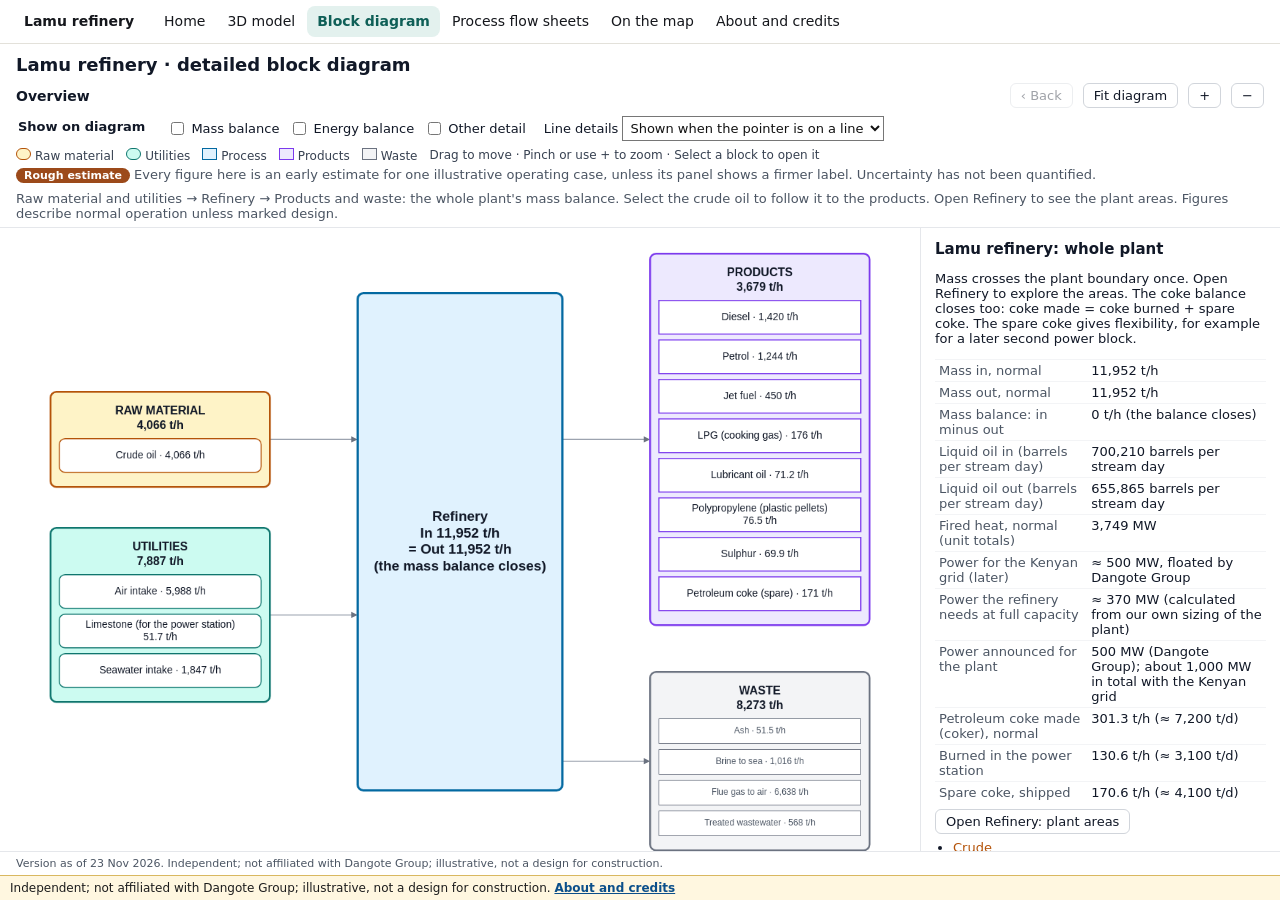
<file: blocks/index.html>
<!doctype html>
<html lang="en">
<head>
<meta charset="utf-8">
<meta name="viewport" content="width=device-width, initial-scale=1">
<title>Lamu refinery: layered block diagram</title>
<style>
  :root { --ink:#111827; --muted:#4b5563; --line:#9ca3af; --panel:#ffffff; --bg:#f3f4f6; --accent:#b45309;
          --soft:#fef3c7; --area:#e0f2fe; --unit:#ecfdf5; --term:#f5f5f4; }
  * { box-sizing: border-box; }
  html, body { margin:0; height:100%; font-family: "Segoe UI", system-ui, sans-serif; color:var(--ink); background:var(--bg); }
  body { display:flex; flex-direction:column; }
  header { padding:10px 16px 6px; background:var(--panel); border-bottom:1px solid #e5e7eb; }
  h1 { font-size:18px; margin:0 0 4px; }
  .bar { display:flex; gap:10px; align-items:center; flex-wrap:wrap; }
  #crumbs { font-size:14px; flex:1; }
  #crumbs button { border:0; background:none; color:var(--accent); cursor:pointer; font:inherit; padding:0; text-decoration:underline; }
  #crumbs .sep { color:var(--muted); margin:0 6px; }
  #crumbs .here { font-weight:600; }
  .btn { border:1px solid #d1d5db; background:#fff; border-radius:6px; padding:4px 10px; font:inherit; font-size:13px;
         color:var(--ink); cursor:pointer; text-decoration:none; }
  .btn:disabled { opacity:.4; cursor:default; }
  #intro, #sure { font-size:13px; color:var(--muted); margin:4px 0 0; }
  #wide { font-size:13px; margin:4px 0 0; color:#92400e; }
  #wide[hidden] { display:none; }
  #full[hidden] { display:none; }
  .chip.Basis { background:#2e7d32; color:#fff; } .chip.Estimated { background:#b8860b; color:#fff; }
  .chip.Rough-estimate { background:#9c4a1a; color:#fff; }
  main { flex:1; display:flex; min-height:0; }
  #cy { flex:1; min-width:0; background:#fff; position:relative; }
  #side { width:360px; overflow:auto; padding:12px 14px; background:var(--panel); border-left:1px solid #e5e7eb; font-size:13px; }
  #side h2 { font-size:15px; margin:0 0 6px; }
  .chips { margin:0 0 8px; }
  .chip { display:inline-block; border-radius:10px; padding:1px 8px; font-size:11px; font-weight:600; margin:0 4px 4px 0;
          background:#e5e7eb; word-break:break-all; }
  .chip.FACT { background:#dcfce7; color:#166534; } .chip.INFERENCE { background:#dbeafe; color:#1e40af; }
  .chip.ASSUMPTION { background:#fef3c7; color:#92400e; } .chip.SEED, .chip.SUM { background:#f3f4f6; color:#374151; }
  #side table { border-collapse:collapse; width:100%; margin:6px 0; }
  #side td { border-top:1px solid #f3f4f6; padding:3px 4px; vertical-align:top; }
  #side td:first-child { color:var(--muted); width:46%; }
  #side ul { padding-left:18px; margin:6px 0; }
  #side li button { vertical-align:top; border:0; background:none; color:var(--accent); cursor:pointer; text-align:left; font:inherit; padding:0; }
  .hint { color:var(--muted); }
  footer { font-size:11px; color:var(--muted); padding:5px 16px; background:var(--panel); border-top:1px solid #e5e7eb; }
  #nojs { padding:20px; }
  .title { display:flex; align-items:center; gap:12px; margin-bottom:8px; }
  .title h1 { margin:0; }
  .controls { margin-top:8px; gap:8px 18px; font-size:13px; }
  fieldset { border:0; padding:0; margin:0; display:flex; gap:10px; flex-wrap:wrap; }
  legend { float:left; margin-right:10px; font-weight:600; }
  label { display:inline-flex; gap:4px; align-items:center; }
  select { max-width:100%; padding:3px; font:inherit; }
  .legend { display:flex; flex-wrap:wrap; gap:12px; font-size:12px; margin-top:7px; color:#374151; }
  .key::before { content:""; display:inline-block; width:13px; height:10px; margin-right:4px; border:1px solid; }
  .raw::before { background:#fef3c7; border-color:#b45309; border-radius:6px; }
  .utility::before { background:#ccfbf1; border-color:#0f766e; border-radius:6px; }
  .process::before { background:#e0f2fe; border-color:#0369a1; }
  .product::before { background:#ede9fe; border-color:#7c3aed; }
  .waste::before { background:#f3f4f6; border-color:#6b7280; }
  #path-note { font-size:13px; margin:4px 0 0; color:#92400e; }
  #path-note[hidden] { display:none; }
  #line-tip { position:fixed; max-width:min(360px, calc(100vw - 24px)); max-height:45vh; overflow:auto;
    z-index:10; border:1px solid #64748b; border-radius:8px; padding:10px; background:#fff; box-shadow:0 3px 15px #0003;
    font-size:13px; pointer-events:none; white-space:pre-line; }
  #line-tip[hidden] { display:none; }
  #side { overflow-wrap:anywhere; }
  #side td { overflow-wrap:anywhere; }
  #units-key { display:none; }
  #more, #turn { display:none; }
  @media (max-width:699px) {
    html, body { height:auto; min-height:100%; }
    header { padding:10px 12px; }
    .title { align-items:flex-start; }
    h1 { font-size:16px; }
    main { display:flex; flex-direction:column; min-height:0; }
    #cy { flex:none; width:100%; height:430px; }
    #side { width:100%; overflow:visible; border-left:0; border-top:1px solid #e5e7eb; }
    .controls { align-items:flex-start; }
    #crumbs { flex-basis:100%; }
    footer { overflow-wrap:anywhere; }
    #cy { height:max(360px, calc(100svh - 190px)); }
    #turn { display:block; font-size:13px; margin:6px 0 0; color:#92400e; }
  }
  @media (max-width:699px), (max-height:500px) {
    #more { display:inline-block; }
    body:not(.opts-open) .controls, body:not(.opts-open) .legend, body:not(.opts-open) #sure,
    body:not(.opts-open) #intro, body:not(.opts-open) #wide { display:none; }
    body:not(.opts-open) #units-key { display:none !important; }
  }
  @media (max-height:500px) and (min-width:700px) {
    header { padding:4px 12px; }
    .title { margin-bottom:2px; }
    h1 { font-size:15px; }
    .btn { padding:2px 8px; }
    #side { width:min(300px, 36%); padding:8px 10px; }
    footer { display:none; }
  }
</style>
<meta name="color-scheme" content="only light">
<style>
  /* Site round 3: a phone in dark mode must not darken the page's buttons, menus and boxes (the 3D page's
     "Technical" button went white on white). The page is light only, and every control has its own colours;
     :where() keeps these weaker than any rule of the page's own. */
  :root { color-scheme: only light; --pubbar: 26px; }
  :where(button, select, input, textarea) { color: #111; background-color: #fff; }
  @media (max-width: 760px) { :root { --pubbar: 42px; } }
  #pubbar { position: fixed; left: 0; right: 0; bottom: 0; z-index: 3000; box-sizing: border-box; height: var(--pubbar);
            margin: 0; padding: 4px 10px; font: 12px/1.35 system-ui, "Segoe UI", Arial, sans-serif; color: #1d1d1d;
            background: #fff7e0; border-top: 1px solid #d9b860; }
  #pubbar a { color: #0b4f8a; font-weight: 600; white-space: nowrap; }
  #fsbtn { margin-left: 8px; font: inherit; font-weight: 600; padding: 0 8px; border: 1px solid #b08a2c;
           border-radius: 4px; background: #fff; color: #1d1d1d; }
  #fsbtn[hidden] { display: none; }
  body.pubfixed { position: relative; height: calc(100% - var(--pubbar)); }
  body.pubflow #pubbar { position: sticky; flex: none; height: auto; }
</style>
<style>
  :root { --sitebar: 44px; }
  #sitebar { box-sizing: border-box; display: flex; align-items: center; gap: 2px; height: var(--sitebar); margin: 0;
             padding: 0 14px; flex: none; background: #fff; border-bottom: 1px solid #e3e1da; overflow-x: auto;
             white-space: nowrap; scrollbar-width: none; font: 14px/1.2 system-ui, "Segoe UI", Arial, sans-serif; }
  #sitebar a { flex: none; text-decoration: none; color: #15171c; padding: 7px 10px; border-radius: 8px; font-weight: 500; }
  #sitebar a:hover, #sitebar a:focus-visible { background: #f1efe9; }
  #sitebar a.sb-brand { font-weight: 700; margin-right: 8px; }
  #sitebar a[aria-current] { color: #0f5f57; background: #e3f1ee; font-weight: 600; }
  body.pubfixed #sitebar { position: fixed; top: 0; left: 0; right: 0; z-index: 3000; }
  body.pubfixed { margin-top: var(--sitebar); height: calc(100% - var(--pubbar) - var(--sitebar)); }
</style>
</head>
<body class="pubflow">
<nav id="sitebar" aria-label="Site"><a class="sb-brand" href="../index.html">Lamu refinery</a><a href="../index.html">Home</a><a href="../3d/index.html">3D model</a><a href="../blocks/index.html" aria-current="page">Block diagram</a><a href="../pfds/index.html">Process flow sheets</a><a href="../map/index.html">On the map</a><a href="../about.html">About and credits</a></nav>

<header>
  <div class="title"><h1>Lamu refinery · detailed block diagram</h1></div>
  <div class="bar">
    <nav id="crumbs" aria-label="Where you are"></nav>
    <button class="btn" id="back" type="button">‹ Back</button>
    <button class="btn" id="fit" type="button">Fit diagram</button>
    <button class="btn" id="zoom-in" type="button" aria-label="Zoom in">+</button>
    <button class="btn" id="zoom-out" type="button" aria-label="Zoom out">−</button>
    <a class="btn" id="full" target="_blank" rel="noopener">Full view (B-00 block diagram)</a>
    <button class="btn" id="more" type="button" aria-expanded="false">Options and key ▾</button>
  </div>
  <p id="turn">Tip: turn your phone sideways for a wider view of the diagram.</p>
  <div class="bar controls">
    <fieldset><legend>Show on diagram</legend>
      <label><input id="mass" type="checkbox">Mass balance</label>
      <label><input id="energy" type="checkbox">Energy balance</label>
      <label><input id="detail" type="checkbox">Other detail</label>
    </fieldset>
    <label>Line details <select id="line-mode"><option value="hover">Shown when the pointer is on a line</option><option value="tap">Shown when a line is selected</option></select></label>
  </div>
  <div class="legend"><span class="key raw">Raw material</span><span class="key utility">Utilities</span><span class="key process">Process</span><span class="key product">Products</span><span class="key waste">Waste</span>
    <span>Drag to move · Pinch or use + to zoom · Select a block to open it</span></div>
  <p class="hint" id="units-key">t/h = tonnes per hour · MW = megawatts of heat or electrical power.</p>
  <p id="intro"></p>
  <p id="path-note" hidden></p>
  <p id="wide" hidden>This diagram is large, so it opens at a readable size. Drag it to see the rest, or press Fit diagram to see it all at once.</p>
</header>
<main>
  <div id="cy"><p id="nojs">This page needs JavaScript.</p></div>
  <aside id="side"></aside>
</main>
<div id="line-tip" role="status" hidden></div>
<footer id="stamp">Version as of 23 Nov 2026. Independent; not affiliated with Dangote Group; illustrative, not a design for construction.</footer>
<script src="cytoscape.min.js"></script>
<script src="blocks.js"></script>
<script>
(function () {
  "use strict";
  var D = window.BLOCKS, cy = null, current = "overview";
  var $ = function (id) { return document.getElementById(id); };
  if (!D || !window.cytoscape) { return; }
  if (D.meta.public) {
    var hasEnergy = Object.keys(D.levels).some(function (k) { return D.levels[k].nodes.some(function (n) { return n.energy; }); });
    if (!hasEnergy) { $("energy").parentNode.style.display = "none"; }
    $("units-key").textContent = "t/h = tonnes per hour · b/sd = barrels per stream day" +
      (hasEnergy ? " · MW = megawatts of heat or electrical power." : "");
    var sure = el("p", null, "hint"); sure.id = "sure";
    sure.appendChild(el("span", "Rough estimate", "chip Rough-estimate"));
    sure.appendChild(document.createTextNode("Every figure here is an early estimate for one illustrative operating " +
      "case, unless its panel shows a firmer label. Uncertainty has not been quantified."));
    $("units-key").parentNode.insertBefore(sure, $("units-key").nextSibling);
  }
  if (D.meta.full_view) { $("full").href = D.meta.full_view; } else { $("full").hidden = true; }
  function el(tag, text, cls) {
    var e = document.createElement(tag);
    if (text !== undefined && text !== null) { e.textContent = String(text); }
    if (cls) { e.className = cls; }
    return e;
  }
  function levelFromHash() {
    var h;
    try { h = decodeURIComponent(location.hash.replace(/^#/, "")); } catch (_) { return "overview"; }
    var m = h.match(/^(area|unit)=(.+)$/);
    var key = m ? m[1] + ":" + m[2] : (h === "plant" ? "plant" : "overview");
    return D.levels[key] ? key : "overview";
  }
  function trail(key) {
    var out = [];
    while (key) { out.unshift(key); key = D.levels[key].parent; }
    return out;
  }
  function go(key) {
    var h = D.levels[key].hash;
    if ((location.hash.replace(/^#/, "") || "") === h) { draw(key); } else { location.hash = h; }
  }
  function crumbs(key) {
    var nav = $("crumbs"), t = trail(key);
    nav.textContent = "";
    t.forEach(function (k, i) {
      if (i) { nav.appendChild(el("span", "›", "sep")); }
      if (i < t.length - 1) {
        var b = el("button", D.levels[k].title);
        b.type = "button";
        b.onclick = function () { go(k); };
        nav.appendChild(b);
      } else {
        nav.appendChild(el("span", D.levels[k].title, "here"));
      }
    });
    $("back").disabled = !D.levels[key].parent;
  }
  function show(id) {
    var it = D.items[id], side = $("side");
    side.textContent = "";
    if (!it) { side.appendChild(el("p", "Nothing recorded for " + id + ".", "hint")); return; }
    side.appendChild(el("h2", it.title));
    var chips = el("div", null, "chips");
    if (it.rid) { chips.appendChild(el("span", it.rid, "chip")); }
    if (it.tag) { chips.appendChild(el("span", it.tag, "chip " + it.tag.replace(/ /g, "-"))); }
    side.appendChild(chips);
    if (it.statement) { side.appendChild(el("p", it.statement)); }
    if (it.rows.length) {
      var tb = el("table");
      it.rows.forEach(function (r) {
        var tr = el("tr"); tr.appendChild(el("td", r[0])); tr.appendChild(el("td", r[1])); tb.appendChild(tr);
      });
      side.appendChild(tb);
    }
    if (it.links.length) {
      var ul = el("ul");
      it.links.forEach(function (l) {
        var li = el("li"), a = el("a", l[0]); a.href = l[1]; a.target = "_blank"; a.rel = "noopener";
        li.appendChild(a); ul.appendChild(li);
      });
      side.appendChild(ul);
    }
    if (current === "overview" && id === "overview") {
      var open = el("button", "Open Refinery: plant areas", "btn");
      open.type = "button"; open.onclick = function () { go("plant"); };
      side.appendChild(open);
    }
    if (D.levels[current].groups && id === D.levels[current].item) {
      D.levels[current].groups.forEach(function (group) {
        side.appendChild(el("h3", group.title));
        var list = el("ul");
        group.items.forEach(function (rid) {
          var li = el("li"), b = el("button", D.items[rid].title);
          b.type = "button"; b.onclick = function () { show(rid); };
          li.appendChild(b); list.appendChild(li);
        });
        side.appendChild(list);
      });
    } else if (it.children.length) {
      var cl = el("ul");
      it.children.forEach(function (c) {
        var li = el("li"), b = el("button", c[0]); b.type = "button";
        b.onclick = function () {
          var key = c[1].startsWith("A:") ? "area:" + c[1].slice(2) :
                    c[1].startsWith("U:") ? "unit:" + c[1].slice(2) : null;
          if (key && D.levels[key]) { go(key); } else { show(c[1]); }
        };
        li.appendChild(b); cl.appendChild(li);
      });
      side.appendChild(cl);
    }
    if (id !== D.levels[current].item) {
      var back = el("button", "‹ Back to " + D.levels[current].title, "btn");
      back.type = "button";
      back.onclick = function () { show(D.levels[current].item); };
      side.appendChild(back);
    }
  }
  var STYLE = [
    { selector: "node", style: { "shape": "round-rectangle", "width": "data(w)", "height": "data(h)",
        "background-color": "#ffffff", "border-width": 1.5, "border-color": "#6b7280", "label": "data(label)",
        "text-wrap": "wrap", "text-max-width": "data(tw)", "text-valign": "center", "text-halign": "center",
        "font-size": 15, "color": "#111827", "line-height": 1.2 } },
    { selector: "node[kind = 'area']", style: { "background-color": "#e0f2fe", "border-color": "#0369a1",
        "border-width": 2, "font-size": 20 } },
    { selector: "node[kind = 'unit']", style: { "background-color": "#ecfdf5", "border-color": "#047857", "border-width": 2 } },
    { selector: "node[kind = 'other']", style: { "background-color": "#f0f9ff", "border-color": "#0369a1", "font-size": 13 } },
    { selector: "node[kind = 'refinery']", style: { "background-color": "#e0f2fe", "border-color": "#0369a1", "border-width":3,
        "font-size": 19, "font-weight": "bold" } },
    { selector: "node[role = 'input']", style: { "background-color": "#fef3c7", "border-color": "#b45309", "shape":"round-rectangle" } },
    { selector: "node[role = 'output']", style: { "background-color": "#ede9fe", "border-color": "#7c3aed", "shape":"rectangle" } },
    { selector: "node[category = 'raw']", style: { "background-color": "#fef3c7", "border-color": "#b45309" } },
    { selector: "node[category = 'utility']", style: { "background-color": "#ccfbf1", "border-color": "#0f766e" } },
    { selector: "node[category = 'product']", style: { "background-color": "#ede9fe", "border-color": "#7c3aed" } },
    { selector: "node[category = 'waste']", style: { "background-color": "#f3f4f6", "border-color": "#6b7280" } },
    { selector: "node[kind = 'group']", style: { "shape": "round-rectangle", "border-width": 2.5, "z-index": 1,
        "text-valign": "top", "text-margin-y": 54, "font-size": 16, "font-weight": "bold" } },
    { selector: "node[kind = 'member']", style: { "background-color": "#ffffff", "z-index": 5, "font-size": 14 } },
    { selector: "node[?small]", style: { "font-size": 12, "color": "#4b5563", "border-width": 1 } },
    { selector: "node[kind = 'equipment']", style: { "background-color": "#fff7ed", "border-color": "#c2410c" } },
    { selector: "node[?dashed]", style: { "border-style": "dashed", "background-color": "#fafafa", "color": "#6b7280" } },
    { selector: "node[kind = 'heading']", style: { "background-color":"#334155", "color":"#fff", "border-width":0, "font-size":19 } },
    { selector: "node.picked", style: { "border-color": "#b45309", "border-width": 3.5 } },
    { selector: "edge", style: { "width": 1.4, "line-color": "#9ca3af", "target-arrow-color": "#6b7280",
        "target-arrow-shape": "triangle", "curve-style": "segments", "edge-distances":"endpoints",
        "source-endpoint":"data(sourcePort)", "target-endpoint":"data(targetPort)",
        "segment-weights":"data(weights)", "segment-distances":"data(distances)",
        "label": "data(label)", "font-size": 12, "text-wrap":"wrap", "text-max-width":180,
        "color": "#374151", "text-background-color": "#ffffff", "text-background-opacity": 0.9,
        "text-background-padding": 2, "text-rotation": "none" } },
    { selector: "edge.picked", style: { "line-color": "#b45309", "target-arrow-color": "#b45309", "width": 3 } },
    { selector: ".faded", style: { "opacity": 0.22 } },
    { selector: "node.onpath", style: { "border-color": "#b45309", "border-width": 4 } },
    { selector: "edge.onpath", style: { "line-color": "#b45309", "target-arrow-color": "#b45309", "width": 6 } }
  ];
  function showPath(lv, keepSide) {
    var on = cy.collection();
    lv.path.ids.forEach(function (id) { on = on.union(cy.getElementById(id)); });
    cy.elements().removeClass("picked onpath faded");
    cy.elements().not(on).addClass("faded");
    on.addClass("onpath");
    $("path-note").textContent = "Showing the crude's path: crude oil goes into the refinery and comes out as products. " +
      "Select an empty part of the diagram to show everything again.";
    $("path-note").hidden = false;
    if (!keepSide) { show(lv.path.item); }
  }
  function clearPath() {
    if (!cy) { return; }
    cy.elements().removeClass("onpath faded");
    $("path-note").hidden = true;
  }
  function nodeLabel(n) {
    var lines = [n.label];
    ["mass", "energy", "detail"].forEach(function (key) {
      if ($(key).checked && n[key]) { lines = lines.concat(n[key]); }
    });
    return lines.filter(Boolean).join("\n");
  }
  function edgeLabel(e) {
    var lines = [];
    if ($("mass").checked) { lines.push(e.label); }
    if ($("detail").checked) {
      lines.push(e.detail.startsWith("limestone,") ? e.detail : e.detail.length > 65 ? e.detail.slice(0, 62) + "…" : e.detail);
    }
    return lines.join("\n");
  }
  function hideTip() { $("line-tip").hidden = true; }
  function lineDetail(ev) {
    var it = D.items[ev.target.data("item")], tip = $("line-tip");
    tip.textContent = it.title + "\n" + it.rows.map(function (r) { return r[0] + ": " + r[1]; }).join("\n") +
      (D.meta.public ? "\nHow sure: " + (it.tag || "Rough estimate") : "");
    tip.hidden = false;
    var rect = $("cy").getBoundingClientRect(), p = ev.renderedPosition || {x:20, y:20};
    tip.style.left = Math.max(12, Math.min(rect.left + p.x + 12, innerWidth - tip.offsetWidth - 12)) + "px";
    tip.style.top = Math.max(12, Math.min(rect.top + p.y + 12, innerHeight - tip.offsetHeight - 12)) + "px";
    cy.elements().removeClass("picked"); ev.target.addClass("picked");
    show(ev.target.data("item"));
  }
  var READABLE = 0.55;
  function fit(readable) {
    if (!cy) { return; }
    hideTip(); cy.resize(); cy.fit(undefined, 24);
    var wide = readable === true && cy.zoom() < READABLE;
    if (wide) {
      var bb = cy.elements().boundingBox();
      cy.zoom(READABLE);
      var tall = (bb.y2 - bb.y1) * READABLE > cy.height() - 48;
      cy.pan({ x: 24 - bb.x1 * READABLE,
               y: tall ? 24 - bb.y1 * READABLE : cy.height() / 2 - (bb.y1 + bb.y2) / 2 * READABLE });
    }
    $("wide").hidden = !wide;
  }
  function readableFit() { fit(true); }
  function updateLabels() {
    $("units-key").style.display = $("mass").checked || $("energy").checked ? "block" : "none";
    draw(current);
  }
  function draw(key) {
    var lv = D.levels[key];
    current = key;
    hideTip();
    crumbs(key);
    $("intro").textContent = lv.intro;
    if (cy) { cy.destroy(); }
    $("cy").textContent = "";
    var els = lv.nodes.map(function (n) {
      return { data: { id: n.id, label: nodeLabel(n), kind: n.kind, role:n.role || "process", dashed: !!n.dashed, w: n.w, h: n.h, tw: n.w - 18,
                       category: n.category || "", small: !!n.small,
                       open: n.open || "", item: n.item }, position: { x: n.x, y: n.y } };
    }).concat(lv.edges.map(function (e) {
      var p = e.points[0], q = e.points[e.points.length - 1], dx = q[0] - p[0], dy = q[1] - p[1];
      var length2 = dx * dx + dy * dy, length = Math.sqrt(length2);
      var bends = e.points.slice(1, -1), source = lv.nodes.find(function(n) {return n.id === e.source;}),
          target = lv.nodes.find(function(n) {return n.id === e.target;});
      var data = { id: e.id, source: e.source, target: e.target, label: edgeLabel(e), item: e.item,
        sourcePort:(p[0]-source.x)+"px "+(p[1]-source.y)+"px", targetPort:(q[0]-target.x)+"px "+(q[1]-target.y)+"px",
        weights:bends.map(function(b) {return ((b[0]-p[0])*dx+(b[1]-p[1])*dy)/length2;}),
        distances:bends.map(function(b) {return (dx*(b[1]-p[1])-dy*(b[0]-p[0]))/length;}) };
      return {data:data, style:bends.length ? {} : {"curve-style":"straight"}};
    }));
    cy = window.cytoscape({ container: $("cy"), elements: els, style: STYLE, layout: { name: "preset" },
                            minZoom: 0.02, maxZoom: 3, wheelSensitivity: 0.3, autoungrabify: true });
    fit(true);
    var triggers = lv.path ? lv.path.triggers : [];
    $("path-note").hidden = true;
    cy.on("tap", "node", function (ev) {
      var d = ev.target.data();
      if (triggers.indexOf(d.id) >= 0) { showPath(lv); return; }
      clearPath();
      if (d.open && D.levels[d.open]) { go(d.open); return; }
      cy.elements().removeClass("picked");
      ev.target.addClass("picked");
      show(d.item);
    });
    cy.on("tap", "edge", function (ev) {
      if (triggers.indexOf(ev.target.id()) >= 0) { showPath(lv, true); } else { clearPath(); }
      if ($("line-mode").value === "tap") { lineDetail(ev); } else { show(ev.target.data("item")); }
    });
    cy.on("mouseover", "edge", function (ev) { if ($("line-mode").value === "hover") { lineDetail(ev); } });
    cy.on("mouseout", "edge", function () { if ($("line-mode").value === "hover") { hideTip(); } });
    cy.on("tap", function (ev) { if (ev.target === cy) { hideTip(); clearPath(); } });
    cy.on("pan zoom", hideTip);
    cy.on("mouseover", "node[open != '']", function () { $("cy").style.cursor = "zoom-in"; });
    cy.on("mouseover", "node[open = ''], edge", function () { $("cy").style.cursor = "pointer"; });
    cy.on("mouseout", "node, edge", function () { $("cy").style.cursor = ""; });
    show(lv.item);
  }
  $("back").onclick = function () { var p = D.levels[current].parent; if (p) { go(p); } };
  $("fit").onclick = function () { fit(false); };
  $("zoom-in").onclick = function () { cy.zoom({level:cy.zoom()*1.4, renderedPosition:{x:cy.width()/2,y:cy.height()/2}}); };
  $("zoom-out").onclick = function () { cy.zoom({level:cy.zoom()/1.4, renderedPosition:{x:cy.width()/2,y:cy.height()/2}}); };
  ["mass", "energy", "detail"].forEach(function (key) { $(key).onchange = updateLabels; });
  $("line-mode").onchange = hideTip;
  $("more").onclick = function () {
    var open = document.body.classList.toggle("opts-open");
    $("more").setAttribute("aria-expanded", open ? "true" : "false");
    $("more").textContent = open ? "Hide options ▴" : "Options and key ▾";
    readableFit();
  };
  window.addEventListener("keydown", function (ev) { if (ev.key === "Escape") { hideTip(); } });
  if (window.matchMedia("(pointer:coarse)").matches) { $("line-mode").value = "tap"; }
  window.addEventListener("hashchange", function () { draw(levelFromHash()); });
  window.addEventListener("resize", readableFit);
  draw(levelFromHash());
})();
</script>
<p id="pubbar">Independent; not affiliated with Dangote Group; illustrative, not a design for construction. <a href="../about.html">About and credits</a><button id="fsbtn" type="button" hidden>Full screen</button></p>
<script>
(function () {
  var b = document.getElementById("fsbtn"), d = document.documentElement, side = true;
  if (!b || !document.fullscreenEnabled || !window.matchMedia("(pointer: coarse)").matches) { return; }
  b.hidden = false;
  b.onclick = function () {
    if (document.fullscreenElement) { document.exitFullscreen(); return; }
    d.requestFullscreen().then(function () {
      if (side && screen.orientation && screen.orientation.lock) { screen.orientation.lock("landscape").catch(function () {}); }
    }).catch(function () {});
  };
  document.addEventListener("fullscreenchange", function () {
    b.textContent = document.fullscreenElement ? "Exit full screen" : "Full screen";
  });
})();
</script>
</body>
</html>
</file>
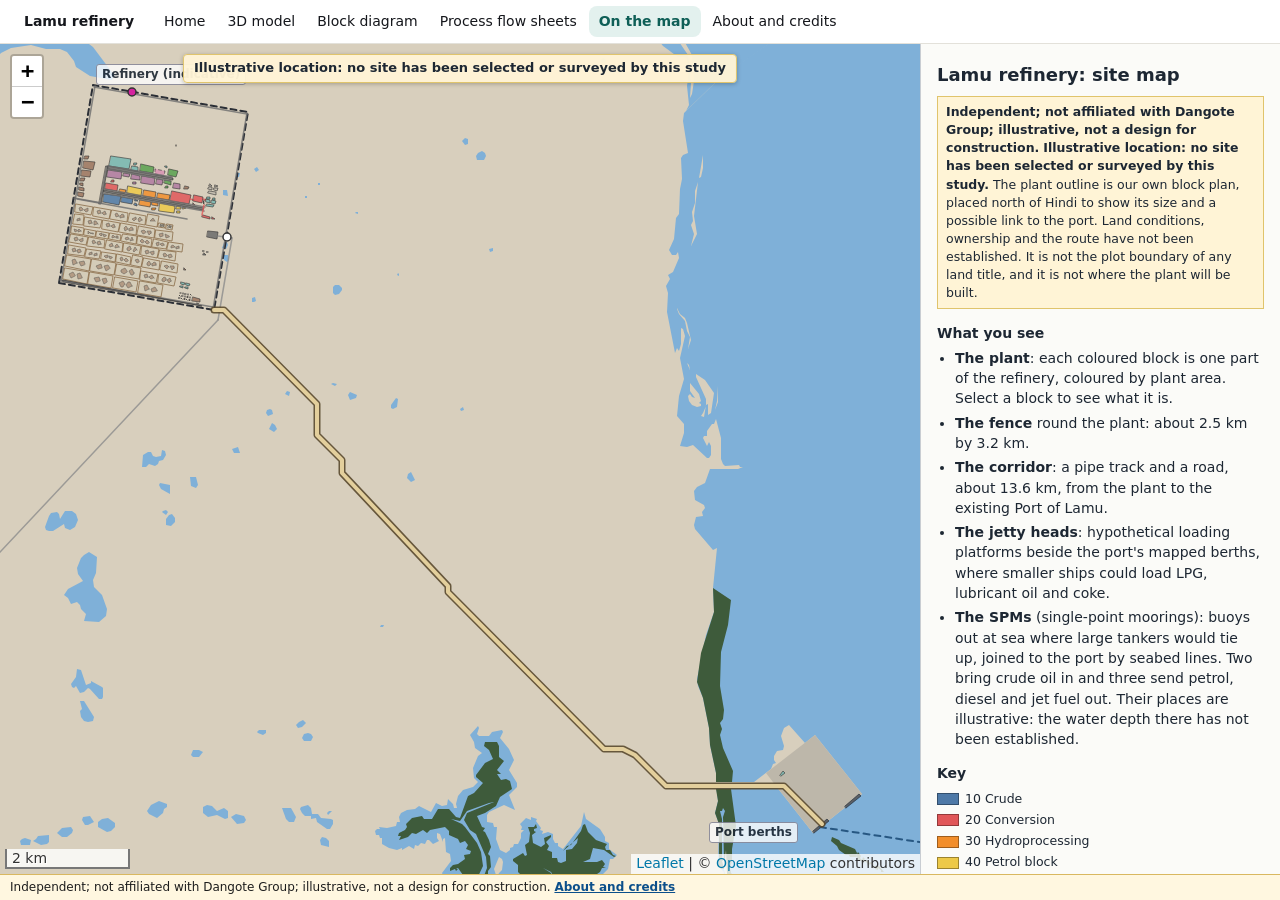
<file: map/index.html>
<!DOCTYPE html>
<html lang="en">
<head>
<meta charset="utf-8">
<meta name="viewport" content="width=device-width, initial-scale=1">
<title>Lamu refinery site map</title>
<link rel="stylesheet" href="vendor/leaflet-1.9.4/leaflet.css">
<style>
  :root { --ink: #1d2733; --muted: #4a5561; --panel: #fbfbf8; --line: #c9cdd2; --land: #d8cfbd; --warn: #fff4d6;
          --warnline: #e0c46c; --basis: #2e7d32; --est: #b8860b; --rough: #9c4a1a; }
  html, body { margin: 0; height: 100%; font: 14px/1.45 system-ui, "Segoe UI", Arial, sans-serif; color: var(--ink);
               background: var(--land); }
  #map { position: absolute; top: 0; bottom: 0; left: 0; right: 360px; background: var(--land); }
  #side { position: absolute; top: 0; bottom: 0; right: 0; width: 360px; overflow-y: auto; box-sizing: border-box;
          padding: 12px 16px 16px; background: var(--panel); border-left: 1px solid var(--line); }
  #side h1 { font-size: 18px; margin: 6px 0 4px; }
  #side h2 { font-size: 14px; margin: 14px 0 4px; }
  #side p, #side li { margin: 4px 0; }
  #side ul { padding-left: 18px; margin: 4px 0; }
  .home { display: inline-block; padding: 5px 12px; border: 1px solid #889; border-radius: 4px; background: #fff;
          color: var(--ink); text-decoration: none; font-weight: 600; }
  .home:hover { background: #eef; }
  .disc { background: var(--warn); border: 1px solid var(--warnline); padding: 6px 8px; font-size: 12.5px; margin: 8px 0; }
  .stamp { font-size: 11.5px; color: var(--muted); }
  .stamp code { font-size: 11px; }
  #banner { position: absolute; z-index: 1000; top: 10px; left: calc(50% - 180px); transform: translateX(-50%); max-width: calc(100% - 500px);
            background: rgba(255,244,214,0.96); border: 1px solid var(--warnline); border-radius: 4px; padding: 4px 10px;
            font-weight: 700; font-size: 13px; text-align: center; box-shadow: 0 1px 4px rgba(0,0,0,.25); pointer-events: none; }
  .key { font-size: 12.5px; line-height: 1.7; }
  .key .sw { display: inline-block; width: 22px; height: 12px; vertical-align: middle; margin-right: 6px;
             border: 1px solid rgba(0,0,0,0.35); box-sizing: border-box; }
  .key .ln { display: inline-block; width: 22px; height: 0; vertical-align: middle; margin-right: 6px; border-top: 4px solid; }
  .key .dot { display: inline-block; width: 10px; height: 10px; border-radius: 50%; margin: 0 12px 0 6px; vertical-align: middle;
              border: 2px solid #7a1f1f; background: #fff; }
  .pop h3 { margin: 0 0 4px; font-size: 14px; }
  .pop .unit { color: var(--muted); font-size: 12.5px; margin-bottom: 6px; }
  .pop p { margin: 4px 0; font-size: 13px; }
  .pop .meta { font-size: 11.5px; color: var(--muted); margin-top: 6px; }
  .chip { display: inline-block; font-size: 11px; font-weight: 700; padding: 0 6px; border-radius: 3px; color: #fff; }
  .chip.basis { background: var(--basis); } .chip.est { background: var(--est); } .chip.rough { background: var(--rough); }
  .lbl { background: rgba(255,255,255,0.88); border: 1px solid #889; border-radius: 3px; box-shadow: none; font-weight: 700;
         color: #1d2733; font-size: 12px; padding: 1px 5px; }
  .lbl::before { display: none; }
  #aboutbtn { display: none; }
  #homem { display: none; position: absolute; z-index: 1001; top: 8px; left: 8px; padding: 4px 8px; font-size: 13px; }
  .leaflet-container { font: inherit; }
  @media (max-width: 760px), (max-height: 500px) {
    #map { right: 0; bottom: 0; }
    #side { top: auto; left: 0; right: 0; width: auto; max-height: 62%; border-left: none; border-top: 1px solid var(--line);
            border-radius: 10px 10px 0 0; box-shadow: 0 -2px 10px rgba(0,0,0,.2); display: none; z-index: 1100; }
    body.about #side { display: block; }
    #aboutbtn { display: block; position: absolute; z-index: 1001; left: 10px; bottom: 26px; padding: 7px 12px; font: inherit;
                font-weight: 600; background: #fff; border: 1px solid #889; border-radius: 4px; }
    body.about #aboutbtn { display: none; }
    #homem { display: block; }
    #banner { top: 8px; left: 58px; right: 8px; transform: none; max-width: none; font-size: 12px; }
    .leaflet-control-layers { font-size: 12px; }
  }
  @media (max-height: 500px) and (min-width: 561px) {
    #side { top: 0; bottom: 0; left: auto; right: 0; width: min(380px, 48%); max-height: none; border-radius: 0;
            border-top: none; border-left: 1px solid var(--line); box-shadow: -2px 0 10px rgba(0,0,0,.2); }
    #banner { right: auto; max-width: calc(100% - 140px); }
  }
  #closeside { float: right; border: 1px solid #889; background: #fff; border-radius: 4px; font: inherit; padding: 2px 8px; }
  @media (min-width: 761px) and (min-height: 501px) { #closeside { display: none; } }
</style>
<meta name="color-scheme" content="only light">
<style>
  /* Site round 3: a phone in dark mode must not darken the page's buttons, menus and boxes (the 3D page's
     "Technical" button went white on white). The page is light only, and every control has its own colours;
     :where() keeps these weaker than any rule of the page's own. */
  :root { color-scheme: only light; --pubbar: 26px; }
  :where(button, select, input, textarea) { color: #111; background-color: #fff; }
  @media (max-width: 760px) { :root { --pubbar: 42px; } }
  #pubbar { position: fixed; left: 0; right: 0; bottom: 0; z-index: 3000; box-sizing: border-box; height: var(--pubbar);
            margin: 0; padding: 4px 10px; font: 12px/1.35 system-ui, "Segoe UI", Arial, sans-serif; color: #1d1d1d;
            background: #fff7e0; border-top: 1px solid #d9b860; }
  #pubbar a { color: #0b4f8a; font-weight: 600; white-space: nowrap; }
  #fsbtn { margin-left: 8px; font: inherit; font-weight: 600; padding: 0 8px; border: 1px solid #b08a2c;
           border-radius: 4px; background: #fff; color: #1d1d1d; }
  #fsbtn[hidden] { display: none; }
  body.pubfixed { position: relative; height: calc(100% - var(--pubbar)); }
  body.pubflow #pubbar { position: sticky; flex: none; height: auto; }
</style>
<style>
  :root { --sitebar: 44px; }
  #sitebar { box-sizing: border-box; display: flex; align-items: center; gap: 2px; height: var(--sitebar); margin: 0;
             padding: 0 14px; flex: none; background: #fff; border-bottom: 1px solid #e3e1da; overflow-x: auto;
             white-space: nowrap; scrollbar-width: none; font: 14px/1.2 system-ui, "Segoe UI", Arial, sans-serif; }
  #sitebar a { flex: none; text-decoration: none; color: #15171c; padding: 7px 10px; border-radius: 8px; font-weight: 500; }
  #sitebar a:hover, #sitebar a:focus-visible { background: #f1efe9; }
  #sitebar a.sb-brand { font-weight: 700; margin-right: 8px; }
  #sitebar a[aria-current] { color: #0f5f57; background: #e3f1ee; font-weight: 600; }
  body.pubfixed #sitebar { position: fixed; top: 0; left: 0; right: 0; z-index: 3000; }
  body.pubfixed { margin-top: var(--sitebar); height: calc(100% - var(--pubbar) - var(--sitebar)); }
</style>
</head>
<body class="pubfixed">
<nav id="sitebar" aria-label="Site"><a class="sb-brand" href="../index.html">Lamu refinery</a><a href="../index.html">Home</a><a href="../3d/index.html">3D model</a><a href="../blocks/index.html">Block diagram</a><a href="../pfds/index.html">Process flow sheets</a><a href="../map/index.html" aria-current="page">On the map</a><a href="../about.html">About and credits</a></nav>

<div id="map" role="region" aria-label="Map of the indicative site"></div>
<div id="banner">Illustrative location: no site has been selected or surveyed by this study</div>

<button id="aboutbtn" type="button">About this map</button>
<div id="side">
  <button id="closeside" type="button" aria-label="Close">Close</button>
  
  <h1>Lamu refinery: site map</h1>
  <div class="disc"><b>Independent; not affiliated with Dangote Group; illustrative, not a design for construction.</b>
    <b>Illustrative location: no site has been selected or surveyed by this study.</b> The plant outline is our own block plan, placed north of Hindi to show its size and a possible link to the port. Land conditions, ownership and the route have not been established. It is not the plot boundary of any land
    title, and it is not where the plant will be built.</div>
  <h2>What you see</h2>
  <ul>
    <li><b>The plant</b>: each coloured block is one part of the refinery, coloured by plant area. Select a block to see what it is.</li>
    <li><b>The fence</b> round the plant: about 2.5 km by 3.2 km.</li>
    <li><b>The corridor</b>: a pipe track and a road, about <span id="km">14</span> km, from the plant to the
      existing Port of Lamu.</li>
    <li><b>The jetty heads</b>: hypothetical loading platforms beside the port's mapped berths, where smaller ships could load LPG, lubricant oil and coke.</li>
    <li><b>The SPMs</b> (single-point moorings): buoys out at sea where large tankers would tie up, joined to the port by seabed lines. Two bring crude oil in and three send petrol, diesel and jet fuel out. Their places are illustrative: the water depth there has not been established.</li>
  </ul>
  <h2>Key</h2>
  <div class="key" id="key"></div>
  <h2>Key to terms</h2>
  <ul>
    <li><b>Plant area</b>: a group of units that work together, such as crude, conversion or power.</li>
    <li><b>Pipe track</b>: pipes laid side by side on low supports at ground level.</li>
    <li><b>Jetty head</b>: the platform at a berth with the loading arms that connect to a ship.</li>
    <li><b>SPM</b>: single-point mooring, an anchored buoy far offshore for tankers too deep for the port.</li>
    <li><b>Indicative</b>: placed to show size and links, not surveyed or agreed.</li>
  </ul>
  <h2>Map</h2>
  <p id="bgnote">Background: OpenStreetMap.</p>
  <p class="stamp">Version as of 23 Nov 2026. Independent; not affiliated with Dangote Group; illustrative, not a design for construction.</p>
</div>
<script src="vendor/leaflet-1.9.4/leaflet.js"></script>
<script src="map-data.js"></script>
<script>
(function () {
  "use strict";
  var D = window.SITEMAP;
  if (!window.L || !D) { document.getElementById("map").textContent = "The map files did not load. Try reloading the page."; return; }
  var opt = {};
  decodeURIComponent(location.hash.slice(1)).split("&").forEach(function (p) {
    if (!p) return; var i = p.indexOf("="); opt[i < 0 ? p : p.slice(0, i)] = i < 0 ? true : p.slice(i + 1); });
  function esc(t) { return String(t == null ? "" : t).replace(/[&<>"]/g, function (c) {
    return {"&": "&amp;", "<": "&lt;", ">": "&gt;", '"': "&quot;"}[c]; }); }
  document.getElementById("km").textContent = D.corridor.km;
  var PHONE = window.matchMedia("(max-width: 760px), (max-height: 500px)").matches, PUBLIC = !!(D.meta && D.meta.public);
  var map = L.map("map", {preferCanvas: true, zoomSnap: 0.25, attributionControl: true, tap: true, zoomControl: !PHONE});
  if (PHONE) L.control.zoom({position: "bottomright"}).addTo(map);
  map.attributionControl.setPrefix('<a href="https://leafletjs.com" target="_blank" rel="noopener">Leaflet</a>');
  var OSM_ATTR = '&copy; <a href="https://www.openstreetmap.org/copyright" target="_blank" rel="noopener">OpenStreetMap</a> contributors';
  map.attributionControl.addAttribution(OSM_ATTR);
  map.createPane("bg"); map.getPane("bg").style.zIndex = 250;
  var BG = {water: "#7fb0d8", inland: "#7fb0d8", tidal: "#b3c8cf", mangrove: "#3e5b3b", paved: "#bdb7aa"};
  var plain = L.layerGroup();
  ["water", "inland", "tidal", "mangrove", "paved"].forEach(function (k) {
    (D.background[k] || []).forEach(function (rings) {
      L.polygon(rings, {pane: "bg", stroke: false, fillColor: BG[k], fillOpacity: 1, interactive: false}).addTo(plain);
    });
  });
  var tiles = L.tileLayer("https://tile.openstreetmap.org/{z}/{x}/{y}.png", {maxZoom: 19, attribution: ""});
  function useTiles(on) {
    if (on) { map.removeLayer(plain); tiles.addTo(map); document.body.classList.add("online"); }
    else { map.removeLayer(tiles); plain.addTo(map); document.body.classList.remove("online"); }
    document.getElementById("bgnote").innerHTML = (on ? "Background: OpenStreetMap standard map tiles (online). "
      : "Background: drawn from an OpenStreetMap extract of 16 Oct 2026, because the online map could not load. ") +
      OSM_ATTR + " (ODbL). Plant, corridor and marine items: this study's " + (PUBLIC ? "own layout." : "record.");
    INFO.online = on;
  }
  var INFO = window.MAP_INFO = {online: false, features: D.features.length};
  plain.addTo(map); useTiles(false);
  function chipClass(s) { return s === "Basis" ? "basis" : s === "Estimated" ? "est" : "rough"; }
  function card(f) {
    var u = D.explain[f.unit], lab = f.label.charAt(0).toUpperCase() + f.label.slice(1);
    var plot = /\bplot\b/i.test(f.label) && u;
    var h = '<div class="pop"><h3>' + esc(plot ? u.name : lab) + "</h3>";
    h += '<div class="unit">' + esc(plot ? "Unit plot" : u ? u.name : f.unit === "plant" ? "Site-wide item" : f.unit_name) +
         (f.area_name ? " &middot; area " + esc(f.area) + " " + esc(f.area_name) : "") + "</div>";
    if (u && f.unit !== "plant") { h += "<p>" + esc(u.what) + "</p><p>" + esc(u.why) + "</p>"; }
    else { h += "<p>" + esc(f.statement) + "</p>"; }
    if (f.status !== "base") h += "<p><b>" + (f.status === "later" ? "A later phase." : "Not confirmed.") + "</b></p>";
    h += '<div class="meta">How sure: <span class="chip ' + chipClass(f.sure) + '">' + esc(f.sure) + "</span> &middot; " +
         (PUBLIC ? "" : esc(f.tag) + " &middot; record " + esc(f.id)) + "</div></div>";
    return h;
  }
  function popW() { return Math.min(320, window.innerWidth - 90); }
  var POP = function () { return {maxWidth: popW(), minWidth: Math.min(220, popW()),
    autoPanPaddingTopLeft: L.point(PHONE ? 8 : 60, 50), autoPanPaddingBottomRight: L.point(8, 20)}; };
  var byId = {}, sel = null;
  var plant = L.featureGroup().addTo(map), links = L.featureGroup().addTo(map);
  L.polygon(D.fence, {color: "#2b2f36", weight: 2, fill: false, dashArray: "6 4", interactive: false}).addTo(plant);
  D.features.forEach(function (f) {
    var later = f.status === "later", nc = f.status === "not-confirmed", col = nc ? "#d6249f" : f.colour, lay;
    if (f.kind === "block" || f.kind === "jetty") {
      lay = L.polygon(f.ring, {color: f.kind === "jetty" ? "#1d2733" : "#333", weight: 0.6, fillColor: f.kind === "jetty" ? "#4a4f57" : col,
                               fillOpacity: later ? 0.25 : nc ? 0.3 : 0.85, dashArray: nc ? "3 3" : null});
    } else if (f.kind === "bund") {
      lay = L.polygon(f.ring, {color: "#8a6d4a", weight: 0.8, fill: true, fillColor: "#cfc5b0", fillOpacity: 0.35});
    } else if (f.kind === "road" || f.kind === "strip") {
      lay = L.polyline(f.line, {color: f.kind === "road" ? "#6e6e6e" : col, weight: 1.5, opacity: 0.8});
    } else if (f.kind === "subsea") {
      lay = L.polyline(f.line, {color: "#1f4e79", weight: 2, dashArray: "6 5", opacity: 0.9});
      links.addLayer(lay);
    } else if (f.kind === "spm") {
      lay = L.circleMarker(f.at, {radius: 6, color: "#7a1f1f", weight: 2, fillColor: "#fff", fillOpacity: 1});
      links.addLayer(lay);
    } else if (f.kind === "point") {
      lay = L.circleMarker(f.at, {radius: 4, color: "#333", weight: 1.5, fillColor: nc ? "#d6249f" : "#fff", fillOpacity: 1});
    } else if (f.kind === "fence") { return; }
    if (!lay) return;
    if (f.kind !== "subsea" && f.kind !== "spm") plant.addLayer(lay);
    lay.bindPopup(card(f), POP());
    lay.bindTooltip(esc(f.label), {sticky: true, direction: "top"});
    byId[f.id] = lay;
  });
  var c = D.corridor;
  L.polyline(c.line, {color: "#5a4a2e", weight: 7, opacity: 0.9, interactive: false}).addTo(links);
  var cl = L.polyline(c.line, {color: "#e3cf9c", weight: 4, opacity: 1}).addTo(links);
  cl.bindPopup(card({id: c.ids[0] + " to " + c.ids[c.ids.length - 1], label: "Pipe-and-road corridor to the Port of Lamu",
                     unit: "plant", statement: c.statement, status: "base", tag: c.tag, sure: c.sure}), POP());
  cl.bindTooltip("Pipe-and-road corridor, about " + c.km + " km", {sticky: true});
  function label(at, text, dir) {
    var off = {right: [10, 0], left: [-10, 0], top: [0, -8], bottom: [0, 8]}[dir || "right"];
    L.tooltip({permanent: true, direction: dir || "right", className: "lbl", interactive: false, offset: off})
      .setLatLng(at).setContent(text).addTo(map);
  }
  label([(D.fence[2][0] + D.fence[3][0]) / 2, (D.fence[2][1] + D.fence[3][1]) / 2], "Refinery (indicative)", "top");
  var jet = D.features.filter(function (f) { return f.kind === "jetty"; });
  if (jet.length) label(jet[0].ring[0], "Port berths", "left");
  var spm = D.features.filter(function (f) { return f.kind === "spm"; });
  if (spm.length) label(spm[Math.floor(spm.length / 2)].at, "SPMs (indicative; depth not yet known)", "bottom");
  var k = [];
  D.areas.forEach(function (a) { k.push('<span class="sw" style="background:' + a.colour + '"></span>' + esc(a.area) + " " + esc(a.name)); });
  k.push('<span class="sw" style="background:#4a4f57"></span>jetty heads at the port');
  k.push('<span class="ln" style="border-top-color:#e3cf9c;outline:1px solid #5a4a2e"></span>pipe-and-road corridor');
  k.push('<span class="ln" style="border-top:2px dashed #1f4e79"></span>subsea lines (indicative)');
  k.push('<span class="dot"></span>SPM buoys (indicative)');
  k.push('<span class="ln" style="border-top:2px dashed #2b2f36"></span>plant fence (our block plan, not a plot line)');
  k.push('<span class="sw" style="background:#fff;opacity:.6"></span>faint: a later phase');
  document.getElementById("key").innerHTML = k.join("<br>");
  L.control.scale({metric: true, imperial: false, maxWidth: 140, position: "bottomleft"}).addTo(map);
  var b = L.latLngBounds(D.fence).extend(L.latLngBounds(c.line));
  jet.forEach(function (f) { b.extend(L.latLngBounds(f.ring)); });
  function fit() { map.fitBounds(b, PHONE ? {paddingTopLeft: [18, 70], paddingBottomRight: [18, 18]} : {padding: [40, 40]}); }
  fit();
  window.addEventListener("resize", function () { map.invalidateSize(); });
  document.getElementById("aboutbtn").onclick = function () { document.body.classList.add("about"); };
  if (opt.about) document.body.classList.add("about");
  document.getElementById("closeside").onclick = function () { document.body.classList.remove("about"); };
  function ready() { if (!INFO.ready) { INFO.ready = true; window.MAP_READY = true; } }
  if (opt.select && byId[opt.select]) { byId[opt.select].openPopup(); }
  if (opt.offline) { ready(); return; }
  var probe = new Image(), done = false;
  var timer = setTimeout(function () { if (!done) { done = true; ready(); } }, 5000);
  probe.onload = function () { if (done) return; done = true; clearTimeout(timer); useTiles(true);
    tiles.once("load", ready); setTimeout(ready, 6000); };
  probe.onerror = function () { if (done) return; done = true; clearTimeout(timer); ready(); };
  probe.src = "https://tile.openstreetmap.org/11/1256/1036.png";
})();
</script>
<p id="pubbar">Independent; not affiliated with Dangote Group; illustrative, not a design for construction. <a href="../about.html">About and credits</a><button id="fsbtn" type="button" hidden>Full screen</button></p>
<script>
(function () {
  var b = document.getElementById("fsbtn"), d = document.documentElement, side = false;
  if (!b || !document.fullscreenEnabled || !window.matchMedia("(pointer: coarse)").matches) { return; }
  b.hidden = false;
  b.onclick = function () {
    if (document.fullscreenElement) { document.exitFullscreen(); return; }
    d.requestFullscreen().then(function () {
      if (side && screen.orientation && screen.orientation.lock) { screen.orientation.lock("landscape").catch(function () {}); }
    }).catch(function () {});
  };
  document.addEventListener("fullscreenchange", function () {
    b.textContent = document.fullscreenElement ? "Exit full screen" : "Full screen";
  });
})();
</script>
</body>
</html>
</file>
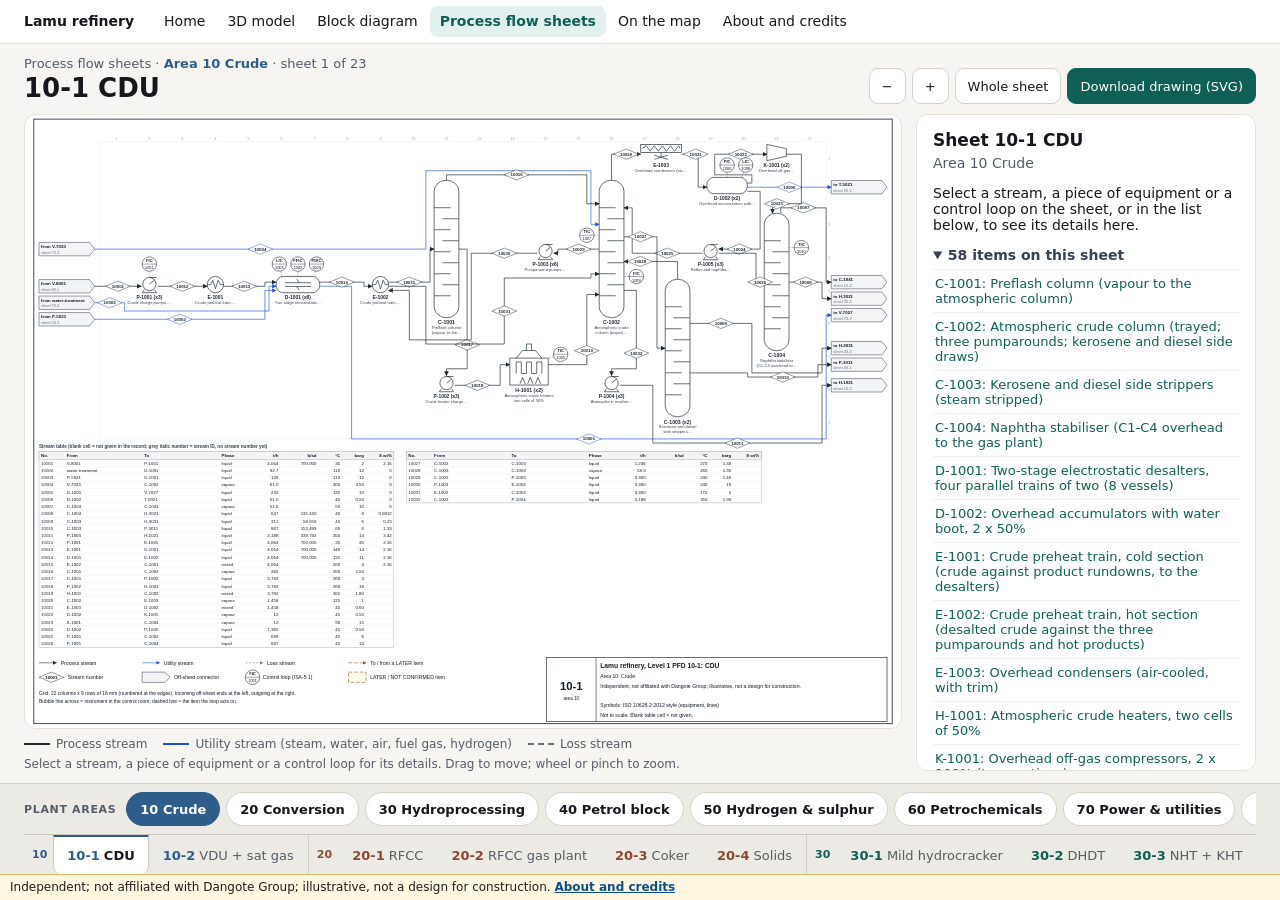
<file: pfds/index.html>
<!DOCTYPE html>
<html lang="en">
<head>
<meta charset="utf-8">
<meta name="viewport" content="width=device-width, initial-scale=1">
<title>Process flow sheets · Lamu refinery concept</title>
<style>
  :root { --ink:#15171C; --muted:#555C69; --line:#E3E1DA; --bg:#F6F5F1; --accent:#0F5F57; --sel:#B45309; --dock:#ECEAE4; }
  * { box-sizing:border-box; }
  html, body { margin:0; height:100%; font-family:Inter, "Segoe UI", system-ui, Arial, sans-serif; color:var(--ink); background:var(--bg); }
  body { display:flex; flex-direction:column; }
  a { color:var(--accent); }
  .sr { position:absolute; width:1px; height:1px; overflow:hidden; clip:rect(0 0 0 0); white-space:nowrap; }
  .head { display:flex; flex-wrap:wrap; align-items:flex-end; gap:10px 16px; padding:12px 24px 10px; }
  .titles { flex:1 1 380px; display:flex; flex-direction:column; gap:2px; }
  #where { font-size:13px; color:var(--muted); }
  #where b { font-weight:600; }
  h1 { margin:0; font-size:26px; line-height:1.2; }
  .tools { display:flex; flex-wrap:wrap; gap:6px; }
  .btn { font:inherit; font-size:13px; min-height:36px; min-width:36px; padding:0 12px; border:1px solid #D4D1C8; background:#fff;
         border-radius:9px; color:var(--ink); cursor:pointer; text-decoration:none; display:inline-flex; align-items:center; justify-content:center; }
  .btn.primary { background:var(--accent); border-color:var(--accent); color:#fff; }
  main { flex:1; display:flex; gap:14px; min-height:0; padding:0 24px 12px; }
  .sheetcol { flex:1; min-width:0; display:flex; flex-direction:column; gap:8px; }
  #stage { flex:1; position:relative; overflow:hidden; background:#fff; border:1px solid var(--line); border-radius:12px; touch-action:none; cursor:grab; min-height:200px; }
  #stage, #stage *, nav.dock, nav.dock * { -webkit-user-select:none; user-select:none; }
  #stage.drag { cursor:grabbing; }
  #stage:focus-visible { outline:3px solid #2563eb; outline-offset:-3px; }
  #stage svg { position:absolute; inset:0; width:100%; height:100%; }
  #stage .hit { stroke:transparent; fill:none; stroke-width:14px; vector-effect:non-scaling-stroke; pointer-events:stroke; cursor:pointer; }
  #stage .hitbox { fill:transparent; pointer-events:all; cursor:pointer; }
  #stage g.loop, #stage g.off-sheet { cursor:pointer; }
  #stage .sel, #stage .sel *:not(text):not(.hitbox) { stroke:var(--sel) !important; }
  #stage path.stream.sel { stroke-width:3 !important; }
  #stage polygon.stream-number.sel { stroke-width:2 !important; fill:#fef3c7 !important; }
  #stage g.sel > :not(text):not(.hitbox) { stroke-width:2.2 !important; }
  #msg { position:absolute; left:12px; top:10px; background:#fffbeb; border:1px solid #fcd34d; padding:4px 8px; border-radius:6px; font-size:13px; }
  #msg[hidden] { display:none; }
  .legend { display:flex; flex-wrap:wrap; gap:6px 16px; align-items:center; font-size:12px; color:var(--muted); }
  .legend span { display:inline-flex; align-items:center; gap:6px; }
  .legend i { display:inline-block; width:26px; border-top:2px solid #1f2933; }
  .legend i.u { border-top-color:#1d4ed8; }
  .legend i.l { border-top:2px dashed #6b7280; }
  aside { width:340px; flex:none; background:#fff; border:1px solid var(--line); border-radius:12px; overflow:auto; padding:14px 16px; font-size:14px; }
  aside h2 { font-size:17px; margin:0 0 4px; line-height:1.3; }
  aside .kind { color:var(--muted); margin:0 0 8px; }
  aside table { border-collapse:collapse; width:100%; }
  aside th, aside td { text-align:left; vertical-align:top; padding:5px 6px 5px 0; border-top:1px solid #EFEDE7; }
  aside th { font-weight:600; width:46%; color:#374151; }
  .chip { display:inline-block; font-size:12px; font-weight:600; border-radius:999px; padding:2px 9px; margin-left:4px; background:#e5e7eb; }
  .chip.low { background:#FDE2E1; color:#8A1F1A; } .chip.medium { background:#FEF3C7; color:#7A4A06; } .chip.high { background:#DCFCE7; color:#14532D; }
  aside .note { color:var(--muted); font-size:12px; margin-top:12px; }
  aside .btn { margin-top:10px; }
  #list { margin:6px 0 0; padding:0; list-style:none; }
  #list button { display:block; width:100%; text-align:left; font:inherit; font-size:13px; border:0; border-top:1px solid #f0f0f0;
                 background:none; padding:6px 2px; color:var(--accent); cursor:pointer; }
  #list button:focus-visible { background:#eff6ff; }
  details.items summary { cursor:pointer; color:#374151; font-weight:600; margin-top:10px; }
  nav.dock { background:var(--dock); border-top:1px solid #D4D1C8; padding:8px 24px 0; }
  .areas { display:flex; gap:6px; align-items:center; overflow-x:auto; padding-bottom:8px; scrollbar-width:thin; }
  .areas .label { flex:none; font-size:11px; font-weight:700; letter-spacing:0.06em; text-transform:uppercase; color:var(--muted); margin-right:4px; }
  .areas button { flex:none; min-height:34px; padding:0 13px; border-radius:999px; font:inherit; font-size:13px; font-weight:600;
                  border:1px solid #D4D1C8; background:#fff; color:var(--ink); cursor:pointer; }
  .areas button[aria-pressed="true"] { color:#fff; }
  .tabs { display:flex; overflow-x:auto; border-top:1px solid #C9C6BD; scrollbar-width:thin; }
  .tabs .group { display:flex; align-items:stretch; border-left:1px solid #D4D1C8; padding-left:2px; flex:none; }
  .tabs .group:first-child { border-left:0; }
  .tabs .code { align-self:center; font-size:11px; font-weight:700; padding:0 6px; }
  .tabs button { flex:none; min-height:40px; padding:0 13px; font:inherit; font-size:13px; font-weight:500; cursor:pointer;
                 border:1px solid transparent; border-top:3px solid transparent; border-bottom:0; border-radius:0 0 8px 8px;
                 background:transparent; color:var(--muted); margin-top:-1px; white-space:nowrap; }
  .tabs button b { font-weight:700; margin-right:4px; }
  .tabs button:hover, .tabs button:focus-visible { background:#F5F4F0; color:var(--ink); }
  .tabs button[aria-selected="true"] { background:#fff; color:var(--ink); font-weight:600; border-color:#C9C6BD; }
  @media (max-width: 860px) {
    html, body { height:auto; }
    body.pubfixed { height:auto !important; min-height:100%; padding-bottom:calc(var(--pubbar, 42px) + 4px); }
    .head, main, nav.dock { padding-left:12px; padding-right:12px; }
    #intro { display:none; }
    main { flex:none; flex-direction:column; }
    #stage { flex:none; height:52vh; }
    aside { width:auto; overflow:visible; }
    nav.dock { position:sticky; bottom:var(--pubbar, 42px); z-index:5; }
    .btn, .areas button, .tabs button { min-height:44px; }
  }
</style>
<meta name="color-scheme" content="only light">
<style>
  /* Site round 3: a phone in dark mode must not darken the page's buttons, menus and boxes (the 3D page's
     "Technical" button went white on white). The page is light only, and every control has its own colours;
     :where() keeps these weaker than any rule of the page's own. */
  :root { color-scheme: only light; --pubbar: 26px; }
  :where(button, select, input, textarea) { color: #111; background-color: #fff; }
  @media (max-width: 760px) { :root { --pubbar: 42px; } }
  #pubbar { position: fixed; left: 0; right: 0; bottom: 0; z-index: 3000; box-sizing: border-box; height: var(--pubbar);
            margin: 0; padding: 4px 10px; font: 12px/1.35 system-ui, "Segoe UI", Arial, sans-serif; color: #1d1d1d;
            background: #fff7e0; border-top: 1px solid #d9b860; }
  #pubbar a { color: #0b4f8a; font-weight: 600; white-space: nowrap; }
  #fsbtn { margin-left: 8px; font: inherit; font-weight: 600; padding: 0 8px; border: 1px solid #b08a2c;
           border-radius: 4px; background: #fff; color: #1d1d1d; }
  #fsbtn[hidden] { display: none; }
  body.pubfixed { position: relative; height: calc(100% - var(--pubbar)); }
  body.pubflow #pubbar { position: sticky; flex: none; height: auto; }
</style>
<style>
  :root { --sitebar: 44px; }
  #sitebar { box-sizing: border-box; display: flex; align-items: center; gap: 2px; height: var(--sitebar); margin: 0;
             padding: 0 14px; flex: none; background: #fff; border-bottom: 1px solid #e3e1da; overflow-x: auto;
             white-space: nowrap; scrollbar-width: none; font: 14px/1.2 system-ui, "Segoe UI", Arial, sans-serif; }
  #sitebar a { flex: none; text-decoration: none; color: #15171c; padding: 7px 10px; border-radius: 8px; font-weight: 500; }
  #sitebar a:hover, #sitebar a:focus-visible { background: #f1efe9; }
  #sitebar a.sb-brand { font-weight: 700; margin-right: 8px; }
  #sitebar a[aria-current] { color: #0f5f57; background: #e3f1ee; font-weight: 600; }
  body.pubfixed #sitebar { position: fixed; top: 0; left: 0; right: 0; z-index: 3000; }
  body.pubfixed { margin-top: var(--sitebar); height: calc(100% - var(--pubbar) - var(--sitebar)); }
</style>
</head>
<body class="pubfixed">
<nav id="sitebar" aria-label="Site"><a class="sb-brand" href="../index.html">Lamu refinery</a><a href="../index.html">Home</a><a href="../3d/index.html">3D model</a><a href="../blocks/index.html">Block diagram</a><a href="../pfds/index.html" aria-current="page">Process flow sheets</a><a href="../map/index.html">On the map</a><a href="../about.html">About and credits</a></nav>

<div class="head">
<div class="titles">
<span id="where">Process flow sheets</span>
<h1 id="sheettitle">Process flow sheets</h1>
</div>
<div class="tools">
<button class="btn" id="zout" type="button" aria-label="Zoom out">&#8722;</button>
<button class="btn" id="zin" type="button" aria-label="Zoom in">+</button>
<button class="btn" id="fit" type="button">Whole sheet</button>
<a class="btn primary" id="dls" href="#" download>Download drawing (SVG)</a>
</div>
</div>
<main>
<div class="sheetcol">
<div id="stage" role="img" tabindex="0" aria-label="Process flow sheet. The items on it are listed beside it."><p id="msg" hidden></p></div>
<div class="legend" aria-label="Line colours">
<span><i></i>Process stream</span>
<span><i class="u"></i>Utility stream (steam, water, air, fuel gas, hydrogen)</span>
<span><i class="l"></i>Loss stream</span>
<span id="intro">Select a stream, a piece of equipment or a control loop for its details. Drag to move; wheel or pinch to zoom.</span>
</div>
</div>
<aside id="card" aria-live="polite"></aside>
</main>
<nav class="dock" aria-label="Plant areas and sheets">
<div class="areas" id="areas"><span class="label">Plant areas</span></div>
<div class="tabs" id="tabs" role="tablist" aria-label="Sheets"></div>
</nav>
<p class="disc" hidden>Independent; not affiliated with Dangote Group; illustrative, not a design for construction.</p>
<script>
window.LAMU_PFD_INDEX = [{"id":"10-1","title":"CDU","area":"10 Crude","items":58,"code":"10","areaShort":"Crude","color":"#2F5D8A","tab":"CDU"},{"id":"10-2","title":"VDU and saturated gas plant","area":"10 Crude","items":46,"code":"10","areaShort":"Crude","color":"#2F5D8A","tab":"VDU + sat gas"},{"id":"20-1","title":"RFCC reactor-regenerator and main column","area":"20 Conversion","items":37,"code":"20","areaShort":"Conversion","color":"#8A4B2F","tab":"RFCC"},{"id":"20-2","title":"RFCC gas plant and propylene recovery","area":"20 Conversion","items":27,"code":"20","areaShort":"Conversion","color":"#8A4B2F","tab":"RFCC gas plant"},{"id":"20-3","title":"Coker","area":"20 Conversion","items":41,"code":"20","areaShort":"Conversion","color":"#8A4B2F","tab":"Coker"},{"id":"20-4","title":"Solids handling","area":"20 Conversion","items":25,"code":"20","areaShort":"Conversion","color":"#8A4B2F","tab":"Solids"},{"id":"30-1","title":"Mild hydrocracker","area":"30 Hydroprocessing","items":34,"code":"30","areaShort":"Hydroprocessing","color":"#0F5F57","tab":"Mild hydrocracker"},{"id":"30-2","title":"DHDT","area":"30 Hydroprocessing","items":28,"code":"30","areaShort":"Hydroprocessing","color":"#0F5F57","tab":"DHDT"},{"id":"30-3","title":"NHT and KHT","area":"30 Hydroprocessing","items":50,"code":"30","areaShort":"Hydroprocessing","color":"#0F5F57","tab":"NHT + KHT"},{"id":"30-4","title":"RGDU","area":"30 Hydroprocessing","items":17,"code":"30","areaShort":"Hydroprocessing","color":"#0F5F57","tab":"RGDU"},{"id":"40-1","title":"CCR","area":"40 Petrol block","items":28,"code":"40","areaShort":"Petrol block","color":"#6B4C9A","tab":"CCR"},{"id":"40-2","title":"Isomerisation and Butamer","area":"40 Petrol block","items":26,"code":"40","areaShort":"Petrol block","color":"#6B4C9A","tab":"Isom + Butamer"},{"id":"40-3","title":"Alkylation","area":"40 Petrol block","items":21,"code":"40","areaShort":"Petrol block","color":"#6B4C9A","tab":"Alkylation"},{"id":"50-1","title":"Hydrogen","area":"50 Hydrogen, sulphur, treating","items":36,"code":"50","areaShort":"Hydrogen & sulphur","color":"#7A6A1F","tab":"Hydrogen"},{"id":"50-2","title":"Amine and sour water","area":"50 Hydrogen, sulphur, treating","items":56,"code":"50","areaShort":"Hydrogen & sulphur","color":"#7A6A1F","tab":"Amine + sour water"},{"id":"50-3","title":"SRU and TGTU","area":"50 Hydrogen, sulphur, treating","items":32,"code":"50","areaShort":"Hydrogen & sulphur","color":"#7A6A1F","tab":"SRU + TGTU"},{"id":"60-1","title":"PP","area":"60 Petrochemicals and lubes","items":27,"code":"60","areaShort":"Petrochemicals","color":"#9A3D63","tab":"Polypropylene"},{"id":"60-2","title":"Base oil","area":"60 Petrochemicals and lubes","items":29,"code":"60","areaShort":"Petrochemicals","color":"#9A3D63","tab":"Base oil"},{"id":"70-1","title":"Power Phase 1","area":"70 Power and utilities","items":34,"code":"70","areaShort":"Power & utilities","color":"#3D6B2F","tab":"Power"},{"id":"70-2","title":"Desalination and water","area":"70 Power and utilities","items":27,"code":"70","areaShort":"Power & utilities","color":"#3D6B2F","tab":"Water"},{"id":"70-3","title":"Steam, cooling, air, fuel gas, flare","area":"70 Power and utilities","items":59,"code":"70","areaShort":"Power & utilities","color":"#3D6B2F","tab":"Utilities"},{"id":"80-1","title":"Tank farm and blending","area":"80 Offsites","items":73,"code":"80","areaShort":"Offsites","color":"#55606E","tab":"Tank farm"},{"id":"80-2","title":"Marine","area":"80 Offsites","items":31,"code":"80","areaShort":"Offsites","color":"#55606E","tab":"Marine"}];
</script>
<script src="viewer.js"></script>
<p id="pubbar">Independent; not affiliated with Dangote Group; illustrative, not a design for construction. <a href="../about.html">About and credits</a><button id="fsbtn" type="button" hidden>Full screen</button></p>
<script>
(function () {
  var b = document.getElementById("fsbtn"), d = document.documentElement, side = false;
  if (!b || !document.fullscreenEnabled || !window.matchMedia("(pointer: coarse)").matches) { return; }
  b.hidden = false;
  b.onclick = function () {
    if (document.fullscreenElement) { document.exitFullscreen(); return; }
    d.requestFullscreen().then(function () {
      if (side && screen.orientation && screen.orientation.lock) { screen.orientation.lock("landscape").catch(function () {}); }
    }).catch(function () {});
  };
  document.addEventListener("fullscreenchange", function () {
    b.textContent = document.fullscreenElement ? "Exit full screen" : "Full screen";
  });
})();
</script>
</body>
</html>
</file>
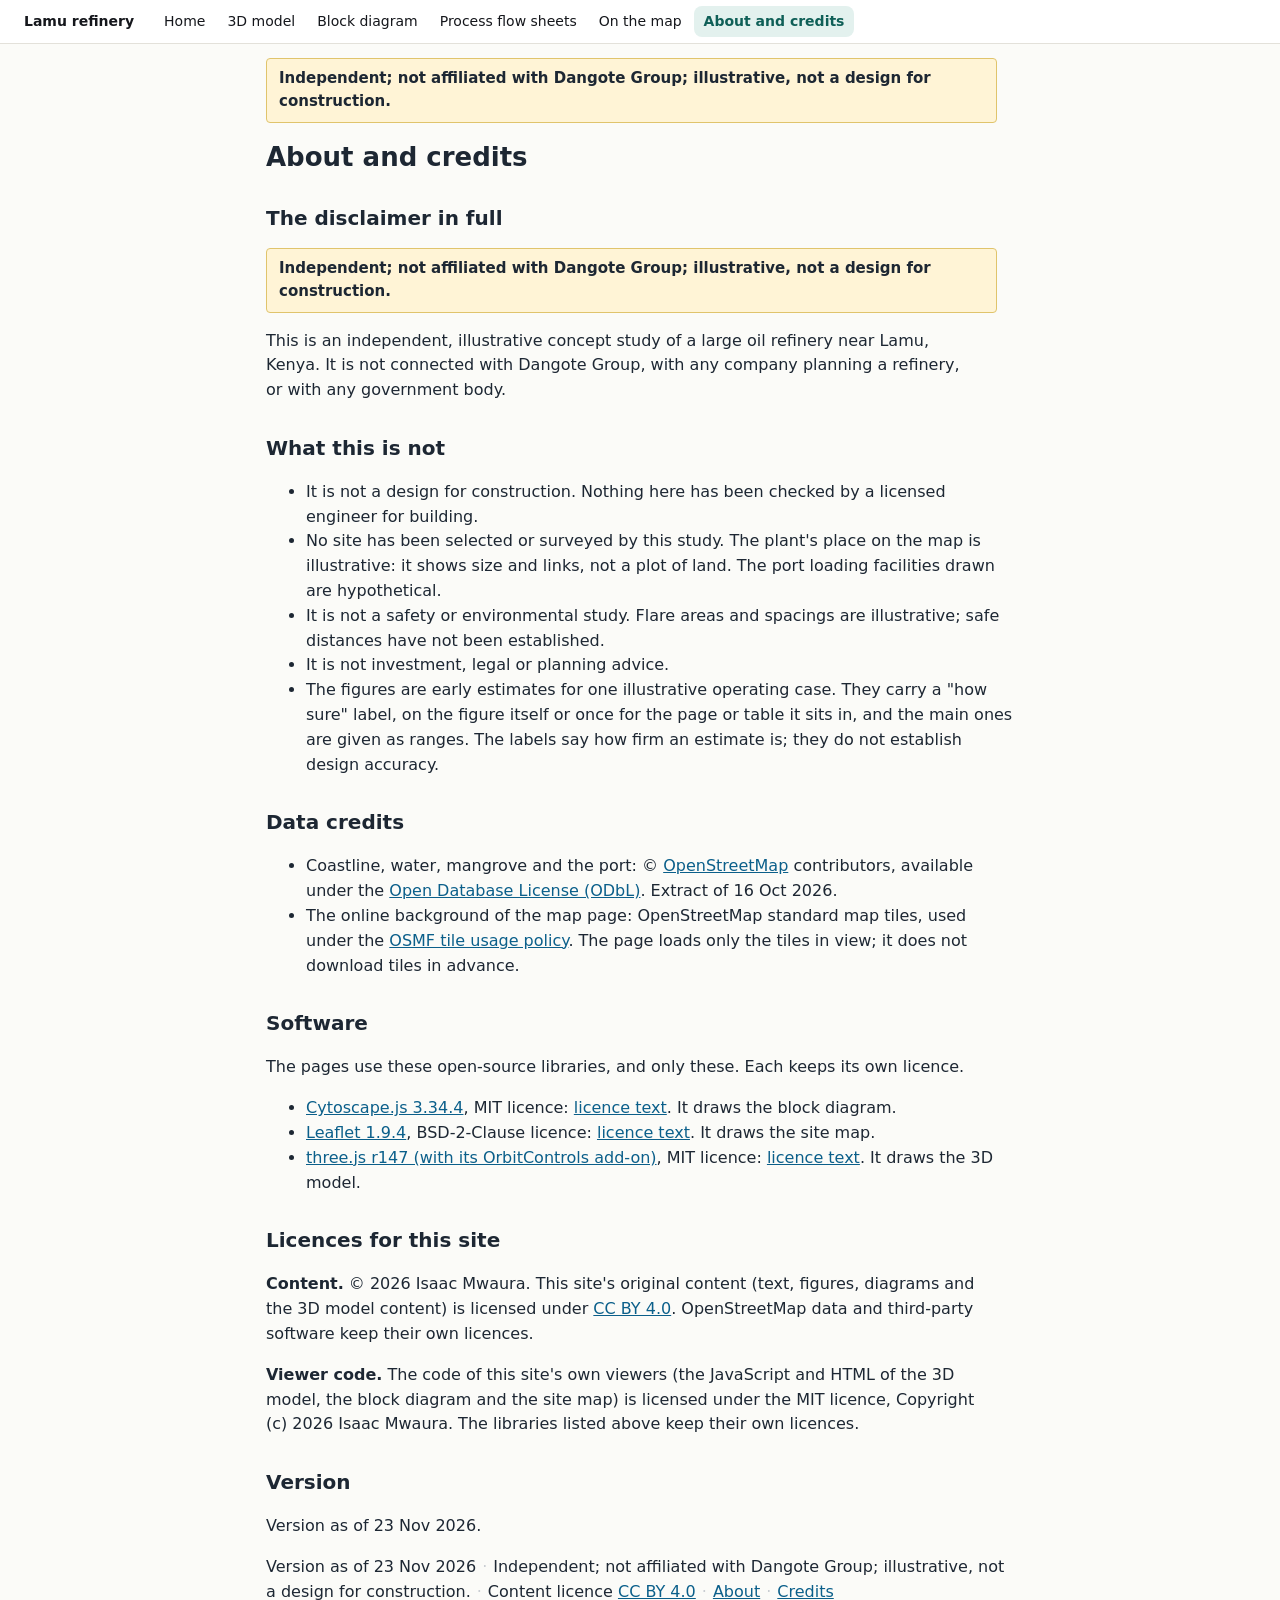
<file: about.html>
<!DOCTYPE html>
<html lang="en">
<head>
<meta charset="utf-8">
<meta name="viewport" content="width=device-width, initial-scale=1">
<meta name="color-scheme" content="only light">
<title>About and credits · Lamu refinery concept</title>
<link rel="stylesheet" href="site.css">
</head>
<body>
<nav id="sitebar" aria-label="Site"><a class="sb-brand" href="index.html">Lamu refinery</a><a href="index.html">Home</a><a href="3d/index.html">3D model</a><a href="blocks/index.html">Block diagram</a><a href="pfds/index.html">Process flow sheets</a><a href="map/index.html">On the map</a><a href="about.html" aria-current="page">About and credits</a></nav>
<div class="wrap">
<p class="disc">Independent; not affiliated with Dangote Group; illustrative, not a design for construction.</p>
<h1>About and credits</h1>
<h2>The disclaimer in full</h2>
<p class="disc">Independent; not affiliated with Dangote Group; illustrative, not a design for construction.</p>
<p>This is an independent, illustrative concept study of a large oil refinery near Lamu, Kenya. It is not connected
with Dangote Group, with any company planning a refinery, or with any government body.</p>
<h2>What this is not</h2>
<ul>
<li>It is not a design for construction. Nothing here has been checked by a licensed engineer for building.</li>
<li>No site has been selected or surveyed by this study. The plant's place on the map is illustrative: it shows size
and links, not a plot of land. The port loading facilities drawn are hypothetical.</li>
<li>It is not a safety or environmental study. Flare areas and spacings are illustrative; safe distances have not
been established.</li>
<li>It is not investment, legal or planning advice.</li>
<li>The figures are early estimates for one illustrative operating case. They carry a "how sure" label, on the figure
itself or once for the page or table it sits in, and the main ones are given as ranges. The labels say how firm an
estimate is; they do not establish design accuracy.</li>
</ul>
<h2 id="credits">Data credits</h2>
<ul>
<li>Coastline, water, mangrove and the port: © <a href="https://www.openstreetmap.org/copyright">OpenStreetMap</a>
contributors, available under the <a href="https://opendatacommons.org/licenses/odbl/">Open Database License (ODbL)</a>.
Extract of 16 Oct 2026.</li>
<li>The online background of the map page: OpenStreetMap standard map tiles, used under the
<a href="https://operations.osmfoundation.org/policies/tiles/">OSMF tile usage policy</a>. The page loads only the
tiles in view; it does not download tiles in advance.</li>
</ul>
<h2>Software</h2>
<p>The pages use these open-source libraries, and only these. Each keeps its own licence.</p>
<ul id="software"><li data-lib="Cytoscape.js"><a href="https://js.cytoscape.org">Cytoscape.js 3.34.4</a>, MIT licence: <a href="licences/cytoscape-LICENSE.txt">licence text</a>. It draws the block diagram.</li><li data-lib="Leaflet"><a href="https://leafletjs.com">Leaflet 1.9.4</a>, BSD-2-Clause licence: <a href="licences/leaflet-LICENSE.txt">licence text</a>. It draws the site map.</li><li data-lib="three.js"><a href="https://threejs.org">three.js r147 (with its OrbitControls add-on)</a>, MIT licence: <a href="licences/three-js-LICENSE.txt">licence text</a>. It draws the 3D model.</li></ul>
<section id="licences">
<h2>Licences for this site</h2>
<p><b>Content.</b> © 2026 Isaac Mwaura. This site&#x27;s original content (text, figures, diagrams and the 3D model content) is licensed under <a href="https://creativecommons.org/licenses/by/4.0/">CC BY 4.0</a>. OpenStreetMap data and third-party software keep their own licences.</p>
<p><b>Viewer code.</b> The code of this site's own viewers (the JavaScript and HTML of the 3D model, the block diagram
and the site map) is licensed under the MIT licence, Copyright (c) 2026 Isaac Mwaura. The libraries listed above keep their own
licences.</p>
</section>
<h2>Version</h2>
<p>Version as of 23 Nov 2026.</p>
<footer>Version as of 23 Nov 2026<span class="sep">·</span>Independent; not affiliated with Dangote Group; illustrative, not a design for construction.<span class="sep">·</span>Content licence <a href="https://creativecommons.org/licenses/by/4.0/">CC BY 4.0</a><span class="sep">·</span><a href="about.html">About</a><span class="sep">·</span><a href="about.html#credits">Credits</a></footer>
</div>
</body>
</html>
</file>
<file: site.css>
:root { color-scheme: only light; --ink: #1d2733; --muted: #4a5561; --line: #c9cdd2; --bg: #fbfbf8; --warn: #fff4d6; --warnline: #e0c46c;
        --accent: #0b5f8a; --basis: #2e7d32; --est: #9a6f00; --rough: #9c4a1a; }
* { box-sizing: border-box; }
html { -webkit-text-size-adjust: 100%; }
body { margin: 0; font: 16px/1.55 system-ui, "Segoe UI", Arial, sans-serif; color: var(--ink); background: var(--bg); }
a { color: var(--accent); }
.wrap { max-width: 780px; margin: 0 auto; padding: 0 16px 40px; }
.disc { background: var(--warn); border: 1px solid var(--warnline); border-radius: 4px; padding: 8px 12px;
        margin: 14px 0; font-weight: 600; font-size: 15px; }
h1 { font-size: 26px; line-height: 1.25; margin: 18px 0 8px; }
h2 { font-size: 20px; margin: 30px 0 8px; }
h3 { font-size: 17px; margin: 22px 0 6px; }
p, li { max-width: 70ch; }
.lead { font-size: 17.5px; }
.big { display: grid; grid-template-columns: 1fr; gap: 12px; margin: 22px 0 6px; }
@media (min-width: 700px) { .big { grid-template-columns: repeat(2, 1fr); } }
.big a { display: block; padding: 12px 14px; border: 2px solid var(--accent); border-radius: 8px; background: #fff;
         text-decoration: none; color: var(--ink); }
.big a b { display: block; font-size: 17px; color: var(--accent); margin-bottom: 2px; }
.big .txt { display: block; font-size: 15px; line-height: 1.4; }
@media (max-width: 699px) {
  .big a { display: grid; grid-template-columns: 36% 1fr; gap: 12px; align-items: center; padding: 10px; }
  .big .thumb { margin: 0; }
}
.big a:hover { background: #eef6fb; }
.big .thumb { display: block; position: relative; margin: 0 0 10px; aspect-ratio: 16 / 10; overflow: hidden;
              border-radius: 6px; border: 1px solid var(--line); background: #fff; }
.big .thumb img { display: block; width: 100%; height: 100%; object-fit: cover; transform-origin: center center;
                  transition: transform .35s ease; }
@media (hover: hover) and (min-width: 700px) {
  .big a:hover .thumb img, .big a:focus-visible .thumb img { transform: scale(1.06); }
  .big a.zoomout .thumb img { transform: scale(1.6); transform-origin: 42% 50%; }
  .big a.zoomout:hover .thumb img, .big a.zoomout:focus-visible .thumb img { transform: scale(1); }
}
.flowwrap { display: flex; gap: 20px; align-items: flex-start; margin: 8px 0 12px; }
svg.flow { width: 100%; max-width: 700px; height: auto; flex: 1 1 auto; font: 13.5px/1.2 system-ui, "Segoe UI", Arial, sans-serif; }
.flowwrap.has-say svg.flow { max-width: 460px; }
.fl-node rect { fill: #e0f2fe; stroke: #0369a1; stroke-width: 1.5; }
.fl-node { cursor: pointer; } .fl-node:focus { outline: none; } .fl-node:focus > rect { stroke-width: 3; }
.fl-node text { fill: #111827; font-weight: 600; }
.fl-crude rect { fill: #fef3c7; stroke: #b45309; stroke-width: 2.5; }
#fl-power rect { fill: #f1f5f9; stroke: #64748b; }
.fl-products > rect { fill: #ede9fe; stroke: #7c3aed; stroke-width: 2; }
.fl-products .fl-chip { fill: #fff; stroke: #7c3aed; stroke-width: 1; } .fl-chiptext { font-size: 12px; }
.fl-title { font-size: 15px; font-weight: 700; }
.fl-edge polyline { fill: none; stroke: #6b7280; stroke-width: 1.8; }
.fl-edge text { fill: #4b5563; font-size: 12.5px; font-style: italic; }
#fl-arrow path { fill: #6b7280; }
.flow.onpath .fl-off { opacity: .25; }
.flow.onpath .fl-edge:not(.fl-off) polyline { stroke: #b45309; stroke-width: 3.5; }
.flow.onpath .fl-node:not(.fl-off) > rect { stroke: #b45309; stroke-width: 2.5; }
.flow .picked > rect { stroke: #b45309; stroke-width: 3.5; }
.flowsay { flex: 0 0 280px; position: sticky; top: 16px; background: #fffdf5; color: #1d2733;
           border: 1px solid #e5d9b6; border-left: 4px solid #b45309; border-radius: 6px; padding: 10px 40px 10px 14px; }
.flowsay[hidden] { display: none; }
.flowsay b { display: block; font-size: 16px; margin-bottom: 4px; }
.flowsay p { margin: 0; }
#flow-close { position: absolute; top: 6px; right: 6px; width: 32px; height: 32px; font: 20px/1 system-ui, sans-serif;
              color: #1d2733; background: #fff; border: 1px solid var(--line); border-radius: 50%; cursor: pointer; }
@media (max-width: 700px) {
  .flowsay { position: fixed; top: auto; left: 8px; right: 8px; bottom: 8px; z-index: 50; max-height: 42vh; overflow: auto;
             box-shadow: 0 -2px 16px #0004; }
  body.flow-say-open { padding-bottom: 30vh; }
}
footer .sep { margin: 0 6px; color: var(--line); }
@media (min-width: 1000px) {
  .wrap.wide { max-width: 1040px; padding: 0 32px 40px; }
  .wrap.wide p, .wrap.wide .disc { max-width: none; }
  .home .flowwrap { display: grid; grid-template-columns: minmax(0, 1fr) 300px; gap: 28px; }
  .home svg.flow, .home .flowwrap.has-say svg.flow { max-width: 680px; justify-self: center; }
  .home .flowsay { position: sticky; top: 24px; }
  .home .flowsay[hidden] { display: block; visibility: hidden; }
}
@media (min-width: 1500px) {
  .wrap.wide { max-width: 1840px; padding: 0 40px 40px; }
  .home { display: grid; grid-template-columns: minmax(0, 1fr) minmax(0, 1.75fr); gap: 56px; align-items: start; }
  .home h1 { font-size: 32px; margin-top: 14px; }
  .home .big { grid-template-columns: 1fr; gap: 16px; }
  .home .big a { display: grid; grid-template-columns: 44% 1fr; gap: 20px; align-items: center; padding: 14px; }
  .home .big .thumb { margin: 0; }
  .home .big a b { font-size: 21px; margin-bottom: 4px; }
  .home .big .txt { font-size: 16.5px; }
  .home #flow h2 { margin-top: 18px; font-size: 24px; }
  .home .flowwrap { grid-template-columns: minmax(0, 1fr) 340px; }
}
  :root { --sitebar: 44px; }
  #sitebar { box-sizing: border-box; display: flex; align-items: center; gap: 2px; height: var(--sitebar); margin: 0;
             padding: 0 14px; flex: none; background: #fff; border-bottom: 1px solid #e3e1da; overflow-x: auto;
             white-space: nowrap; scrollbar-width: none; font: 14px/1.2 system-ui, "Segoe UI", Arial, sans-serif; }
  #sitebar a { flex: none; text-decoration: none; color: #15171c; padding: 7px 10px; border-radius: 8px; font-weight: 500; }
  #sitebar a:hover, #sitebar a:focus-visible { background: #f1efe9; }
  #sitebar a.sb-brand { font-weight: 700; margin-right: 8px; }
  #sitebar a[aria-current] { color: #0f5f57; background: #e3f1ee; font-weight: 600; }
  body.pubfixed #sitebar { position: fixed; top: 0; left: 0; right: 0; z-index: 3000; }
  body.pubfixed { margin-top: var(--sitebar); height: calc(100% - var(--pubbar) - var(--sitebar)); }
</file>
<file: map/vendor/leaflet-1.9.4/leaflet.css>
/* required styles */

.leaflet-pane,
.leaflet-tile,
.leaflet-marker-icon,
.leaflet-marker-shadow,
.leaflet-tile-container,
.leaflet-pane > svg,
.leaflet-pane > canvas,
.leaflet-zoom-box,
.leaflet-image-layer,
.leaflet-layer {
	position: absolute;
	left: 0;
	top: 0;
	}
.leaflet-container {
	overflow: hidden;
	}
.leaflet-tile,
.leaflet-marker-icon,
.leaflet-marker-shadow {
	-webkit-user-select: none;
	   -moz-user-select: none;
	        user-select: none;
	  -webkit-user-drag: none;
	}
/* Prevents IE11 from highlighting tiles in blue */
.leaflet-tile::selection {
	background: transparent;
}
/* Safari renders non-retina tile on retina better with this, but Chrome is worse */
.leaflet-safari .leaflet-tile {
	image-rendering: -webkit-optimize-contrast;
	}
/* hack that prevents hw layers "stretching" when loading new tiles */
.leaflet-safari .leaflet-tile-container {
	width: 1600px;
	height: 1600px;
	-webkit-transform-origin: 0 0;
	}
.leaflet-marker-icon,
.leaflet-marker-shadow {
	display: block;
	}
/* .leaflet-container svg: reset svg max-width decleration shipped in Joomla! (joomla.org) 3.x */
/* .leaflet-container img: map is broken in FF if you have max-width: 100% on tiles */
.leaflet-container .leaflet-overlay-pane svg {
	max-width: none !important;
	max-height: none !important;
	}
.leaflet-container .leaflet-marker-pane img,
.leaflet-container .leaflet-shadow-pane img,
.leaflet-container .leaflet-tile-pane img,
.leaflet-container img.leaflet-image-layer,
.leaflet-container .leaflet-tile {
	max-width: none !important;
	max-height: none !important;
	width: auto;
	padding: 0;
	}

.leaflet-container img.leaflet-tile {
	/* See: https://bugs.chromium.org/p/chromium/issues/detail?id=600120 */
	mix-blend-mode: plus-lighter;
}

.leaflet-container.leaflet-touch-zoom {
	-ms-touch-action: pan-x pan-y;
	touch-action: pan-x pan-y;
	}
.leaflet-container.leaflet-touch-drag {
	-ms-touch-action: pinch-zoom;
	/* Fallback for FF which doesn't support pinch-zoom */
	touch-action: none;
	touch-action: pinch-zoom;
}
.leaflet-container.leaflet-touch-drag.leaflet-touch-zoom {
	-ms-touch-action: none;
	touch-action: none;
}
.leaflet-container {
	-webkit-tap-highlight-color: transparent;
}
.leaflet-container a {
	-webkit-tap-highlight-color: rgba(51, 181, 229, 0.4);
}
.leaflet-tile {
	filter: inherit;
	visibility: hidden;
	}
.leaflet-tile-loaded {
	visibility: inherit;
	}
.leaflet-zoom-box {
	width: 0;
	height: 0;
	-moz-box-sizing: border-box;
	     box-sizing: border-box;
	z-index: 800;
	}
/* workaround for https://bugzilla.mozilla.org/show_bug.cgi?id=888319 */
.leaflet-overlay-pane svg {
	-moz-user-select: none;
	}

.leaflet-pane         { z-index: 400; }

.leaflet-tile-pane    { z-index: 200; }
.leaflet-overlay-pane { z-index: 400; }
.leaflet-shadow-pane  { z-index: 500; }
.leaflet-marker-pane  { z-index: 600; }
.leaflet-tooltip-pane   { z-index: 650; }
.leaflet-popup-pane   { z-index: 700; }

.leaflet-map-pane canvas { z-index: 100; }
.leaflet-map-pane svg    { z-index: 200; }

.leaflet-vml-shape {
	width: 1px;
	height: 1px;
	}
.lvml {
	behavior: url(#default#VML);
	display: inline-block;
	position: absolute;
	}


/* control positioning */

.leaflet-control {
	position: relative;
	z-index: 800;
	pointer-events: visiblePainted; /* IE 9-10 doesn't have auto */
	pointer-events: auto;
	}
.leaflet-top,
.leaflet-bottom {
	position: absolute;
	z-index: 1000;
	pointer-events: none;
	}
.leaflet-top {
	top: 0;
	}
.leaflet-right {
	right: 0;
	}
.leaflet-bottom {
	bottom: 0;
	}
.leaflet-left {
	left: 0;
	}
.leaflet-control {
	float: left;
	clear: both;
	}
.leaflet-right .leaflet-control {
	float: right;
	}
.leaflet-top .leaflet-control {
	margin-top: 10px;
	}
.leaflet-bottom .leaflet-control {
	margin-bottom: 10px;
	}
.leaflet-left .leaflet-control {
	margin-left: 10px;
	}
.leaflet-right .leaflet-control {
	margin-right: 10px;
	}


/* zoom and fade animations */

.leaflet-fade-anim .leaflet-popup {
	opacity: 0;
	-webkit-transition: opacity 0.2s linear;
	   -moz-transition: opacity 0.2s linear;
	        transition: opacity 0.2s linear;
	}
.leaflet-fade-anim .leaflet-map-pane .leaflet-popup {
	opacity: 1;
	}
.leaflet-zoom-animated {
	-webkit-transform-origin: 0 0;
	    -ms-transform-origin: 0 0;
	        transform-origin: 0 0;
	}
svg.leaflet-zoom-animated {
	will-change: transform;
}

.leaflet-zoom-anim .leaflet-zoom-animated {
	-webkit-transition: -webkit-transform 0.25s cubic-bezier(0,0,0.25,1);
	   -moz-transition:    -moz-transform 0.25s cubic-bezier(0,0,0.25,1);
	        transition:         transform 0.25s cubic-bezier(0,0,0.25,1);
	}
.leaflet-zoom-anim .leaflet-tile,
.leaflet-pan-anim .leaflet-tile {
	-webkit-transition: none;
	   -moz-transition: none;
	        transition: none;
	}

.leaflet-zoom-anim .leaflet-zoom-hide {
	visibility: hidden;
	}


/* cursors */

.leaflet-interactive {
	cursor: pointer;
	}
.leaflet-grab {
	cursor: -webkit-grab;
	cursor:    -moz-grab;
	cursor:         grab;
	}
.leaflet-crosshair,
.leaflet-crosshair .leaflet-interactive {
	cursor: crosshair;
	}
.leaflet-popup-pane,
.leaflet-control {
	cursor: auto;
	}
.leaflet-dragging .leaflet-grab,
.leaflet-dragging .leaflet-grab .leaflet-interactive,
.leaflet-dragging .leaflet-marker-draggable {
	cursor: move;
	cursor: -webkit-grabbing;
	cursor:    -moz-grabbing;
	cursor:         grabbing;
	}

/* marker & overlays interactivity */
.leaflet-marker-icon,
.leaflet-marker-shadow,
.leaflet-image-layer,
.leaflet-pane > svg path,
.leaflet-tile-container {
	pointer-events: none;
	}

.leaflet-marker-icon.leaflet-interactive,
.leaflet-image-layer.leaflet-interactive,
.leaflet-pane > svg path.leaflet-interactive,
svg.leaflet-image-layer.leaflet-interactive path {
	pointer-events: visiblePainted; /* IE 9-10 doesn't have auto */
	pointer-events: auto;
	}

/* visual tweaks */

.leaflet-container {
	background: #ddd;
	outline-offset: 1px;
	}
.leaflet-container a {
	color: #0078A8;
	}
.leaflet-zoom-box {
	border: 2px dotted #38f;
	background: rgba(255,255,255,0.5);
	}


/* general typography */
.leaflet-container {
	font-family: "Helvetica Neue", Arial, Helvetica, sans-serif;
	font-size: 12px;
	font-size: 0.75rem;
	line-height: 1.5;
	}


/* general toolbar styles */

.leaflet-bar {
	box-shadow: 0 1px 5px rgba(0,0,0,0.65);
	border-radius: 4px;
	}
.leaflet-bar a {
	background-color: #fff;
	border-bottom: 1px solid #ccc;
	width: 26px;
	height: 26px;
	line-height: 26px;
	display: block;
	text-align: center;
	text-decoration: none;
	color: black;
	}
.leaflet-bar a,
.leaflet-control-layers-toggle {
	background-position: 50% 50%;
	background-repeat: no-repeat;
	display: block;
	}
.leaflet-bar a:hover,
.leaflet-bar a:focus {
	background-color: #f4f4f4;
	}
.leaflet-bar a:first-child {
	border-top-left-radius: 4px;
	border-top-right-radius: 4px;
	}
.leaflet-bar a:last-child {
	border-bottom-left-radius: 4px;
	border-bottom-right-radius: 4px;
	border-bottom: none;
	}
.leaflet-bar a.leaflet-disabled {
	cursor: default;
	background-color: #f4f4f4;
	color: #bbb;
	}

.leaflet-touch .leaflet-bar a {
	width: 30px;
	height: 30px;
	line-height: 30px;
	}
.leaflet-touch .leaflet-bar a:first-child {
	border-top-left-radius: 2px;
	border-top-right-radius: 2px;
	}
.leaflet-touch .leaflet-bar a:last-child {
	border-bottom-left-radius: 2px;
	border-bottom-right-radius: 2px;
	}

/* zoom control */

.leaflet-control-zoom-in,
.leaflet-control-zoom-out {
	font: bold 18px 'Lucida Console', Monaco, monospace;
	text-indent: 1px;
	}

.leaflet-touch .leaflet-control-zoom-in, .leaflet-touch .leaflet-control-zoom-out  {
	font-size: 22px;
	}


/* layers control */

.leaflet-control-layers {
	box-shadow: 0 1px 5px rgba(0,0,0,0.4);
	background: #fff;
	border-radius: 5px;
	}
.leaflet-control-layers-toggle {
	background-image: url(images/layers.png);
	width: 36px;
	height: 36px;
	}
.leaflet-retina .leaflet-control-layers-toggle {
	background-image: url(images/layers-2x.png);
	background-size: 26px 26px;
	}
.leaflet-touch .leaflet-control-layers-toggle {
	width: 44px;
	height: 44px;
	}
.leaflet-control-layers .leaflet-control-layers-list,
.leaflet-control-layers-expanded .leaflet-control-layers-toggle {
	display: none;
	}
.leaflet-control-layers-expanded .leaflet-control-layers-list {
	display: block;
	position: relative;
	}
.leaflet-control-layers-expanded {
	padding: 6px 10px 6px 6px;
	color: #333;
	background: #fff;
	}
.leaflet-control-layers-scrollbar {
	overflow-y: scroll;
	overflow-x: hidden;
	padding-right: 5px;
	}
.leaflet-control-layers-selector {
	margin-top: 2px;
	position: relative;
	top: 1px;
	}
.leaflet-control-layers label {
	display: block;
	font-size: 13px;
	font-size: 1.08333em;
	}
.leaflet-control-layers-separator {
	height: 0;
	border-top: 1px solid #ddd;
	margin: 5px -10px 5px -6px;
	}

/* Default icon URLs */
.leaflet-default-icon-path { /* used only in path-guessing heuristic, see L.Icon.Default */
	background-image: url(images/marker-icon.png);
	}


/* attribution and scale controls */

.leaflet-container .leaflet-control-attribution {
	background: #fff;
	background: rgba(255, 255, 255, 0.8);
	margin: 0;
	}
.leaflet-control-attribution,
.leaflet-control-scale-line {
	padding: 0 5px;
	color: #333;
	line-height: 1.4;
	}
.leaflet-control-attribution a {
	text-decoration: none;
	}
.leaflet-control-attribution a:hover,
.leaflet-control-attribution a:focus {
	text-decoration: underline;
	}
.leaflet-attribution-flag {
	display: inline !important;
	vertical-align: baseline !important;
	width: 1em;
	height: 0.6669em;
	}
.leaflet-left .leaflet-control-scale {
	margin-left: 5px;
	}
.leaflet-bottom .leaflet-control-scale {
	margin-bottom: 5px;
	}
.leaflet-control-scale-line {
	border: 2px solid #777;
	border-top: none;
	line-height: 1.1;
	padding: 2px 5px 1px;
	white-space: nowrap;
	-moz-box-sizing: border-box;
	     box-sizing: border-box;
	background: rgba(255, 255, 255, 0.8);
	text-shadow: 1px 1px #fff;
	}
.leaflet-control-scale-line:not(:first-child) {
	border-top: 2px solid #777;
	border-bottom: none;
	margin-top: -2px;
	}
.leaflet-control-scale-line:not(:first-child):not(:last-child) {
	border-bottom: 2px solid #777;
	}

.leaflet-touch .leaflet-control-attribution,
.leaflet-touch .leaflet-control-layers,
.leaflet-touch .leaflet-bar {
	box-shadow: none;
	}
.leaflet-touch .leaflet-control-layers,
.leaflet-touch .leaflet-bar {
	border: 2px solid rgba(0,0,0,0.2);
	background-clip: padding-box;
	}


/* popup */

.leaflet-popup {
	position: absolute;
	text-align: center;
	margin-bottom: 20px;
	}
.leaflet-popup-content-wrapper {
	padding: 1px;
	text-align: left;
	border-radius: 12px;
	}
.leaflet-popup-content {
	margin: 13px 24px 13px 20px;
	line-height: 1.3;
	font-size: 13px;
	font-size: 1.08333em;
	min-height: 1px;
	}
.leaflet-popup-content p {
	margin: 17px 0;
	margin: 1.3em 0;
	}
.leaflet-popup-tip-container {
	width: 40px;
	height: 20px;
	position: absolute;
	left: 50%;
	margin-top: -1px;
	margin-left: -20px;
	overflow: hidden;
	pointer-events: none;
	}
.leaflet-popup-tip {
	width: 17px;
	height: 17px;
	padding: 1px;

	margin: -10px auto 0;
	pointer-events: auto;

	-webkit-transform: rotate(45deg);
	   -moz-transform: rotate(45deg);
	    -ms-transform: rotate(45deg);
	        transform: rotate(45deg);
	}
.leaflet-popup-content-wrapper,
.leaflet-popup-tip {
	background: white;
	color: #333;
	box-shadow: 0 3px 14px rgba(0,0,0,0.4);
	}
.leaflet-container a.leaflet-popup-close-button {
	position: absolute;
	top: 0;
	right: 0;
	border: none;
	text-align: center;
	width: 24px;
	height: 24px;
	font: 16px/24px Tahoma, Verdana, sans-serif;
	color: #757575;
	text-decoration: none;
	background: transparent;
	}
.leaflet-container a.leaflet-popup-close-button:hover,
.leaflet-container a.leaflet-popup-close-button:focus {
	color: #585858;
	}
.leaflet-popup-scrolled {
	overflow: auto;
	}

.leaflet-oldie .leaflet-popup-content-wrapper {
	-ms-zoom: 1;
	}
.leaflet-oldie .leaflet-popup-tip {
	width: 24px;
	margin: 0 auto;

	-ms-filter: "progid:DXImageTransform.Microsoft.Matrix(M11=0.70710678, M12=0.70710678, M21=-0.70710678, M22=0.70710678)";
	filter: progid:DXImageTransform.Microsoft.Matrix(M11=0.70710678, M12=0.70710678, M21=-0.70710678, M22=0.70710678);
	}

.leaflet-oldie .leaflet-control-zoom,
.leaflet-oldie .leaflet-control-layers,
.leaflet-oldie .leaflet-popup-content-wrapper,
.leaflet-oldie .leaflet-popup-tip {
	border: 1px solid #999;
	}


/* div icon */

.leaflet-div-icon {
	background: #fff;
	border: 1px solid #666;
	}


/* Tooltip */
/* Base styles for the element that has a tooltip */
.leaflet-tooltip {
	position: absolute;
	padding: 6px;
	background-color: #fff;
	border: 1px solid #fff;
	border-radius: 3px;
	color: #222;
	white-space: nowrap;
	-webkit-user-select: none;
	-moz-user-select: none;
	-ms-user-select: none;
	user-select: none;
	pointer-events: none;
	box-shadow: 0 1px 3px rgba(0,0,0,0.4);
	}
.leaflet-tooltip.leaflet-interactive {
	cursor: pointer;
	pointer-events: auto;
	}
.leaflet-tooltip-top:before,
.leaflet-tooltip-bottom:before,
.leaflet-tooltip-left:before,
.leaflet-tooltip-right:before {
	position: absolute;
	pointer-events: none;
	border: 6px solid transparent;
	background: transparent;
	content: "";
	}

/* Directions */

.leaflet-tooltip-bottom {
	margin-top: 6px;
}
.leaflet-tooltip-top {
	margin-top: -6px;
}
.leaflet-tooltip-bottom:before,
.leaflet-tooltip-top:before {
	left: 50%;
	margin-left: -6px;
	}
.leaflet-tooltip-top:before {
	bottom: 0;
	margin-bottom: -12px;
	border-top-color: #fff;
	}
.leaflet-tooltip-bottom:before {
	top: 0;
	margin-top: -12px;
	margin-left: -6px;
	border-bottom-color: #fff;
	}
.leaflet-tooltip-left {
	margin-left: -6px;
}
.leaflet-tooltip-right {
	margin-left: 6px;
}
.leaflet-tooltip-left:before,
.leaflet-tooltip-right:before {
	top: 50%;
	margin-top: -6px;
	}
.leaflet-tooltip-left:before {
	right: 0;
	margin-right: -12px;
	border-left-color: #fff;
	}
.leaflet-tooltip-right:before {
	left: 0;
	margin-left: -12px;
	border-right-color: #fff;
	}

/* Printing */

@media print {
	/* Prevent printers from removing background-images of controls. */
	.leaflet-control {
		-webkit-print-color-adjust: exact;
		print-color-adjust: exact;
		}
	}
</file>
